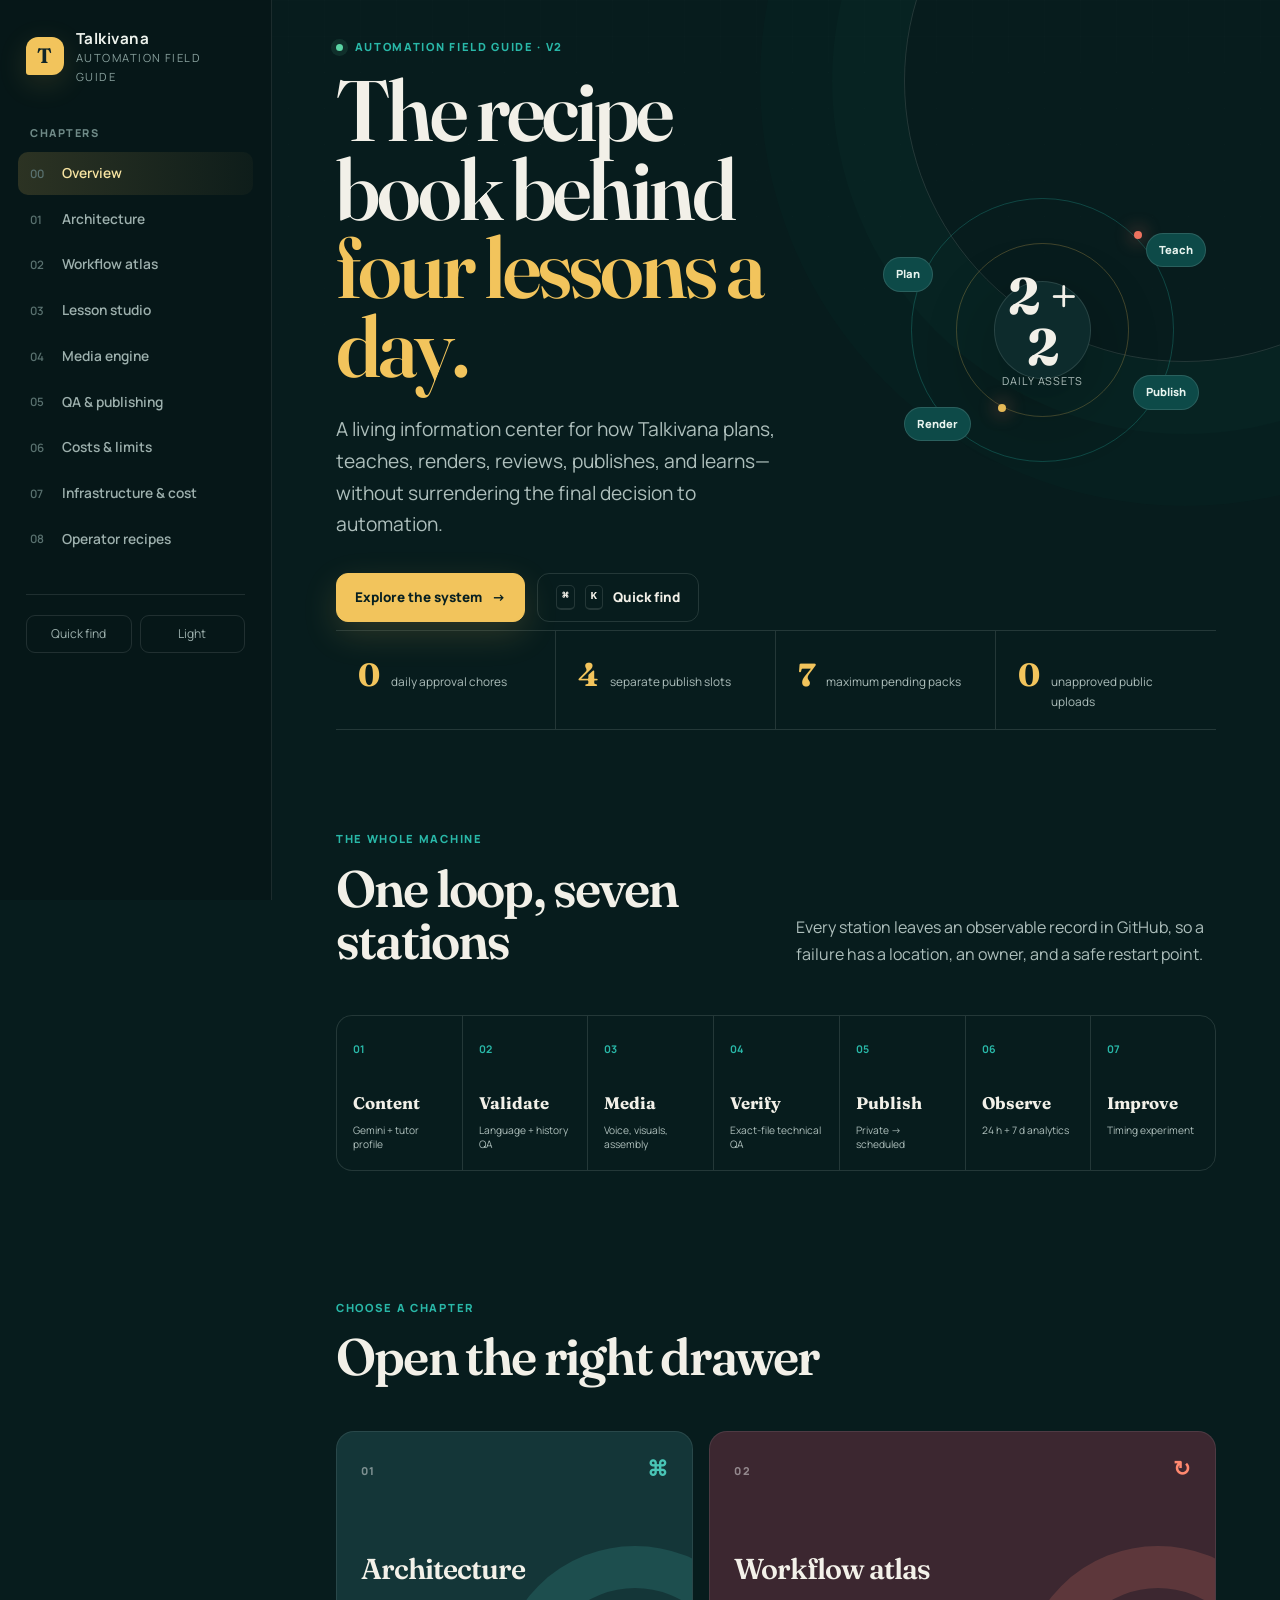
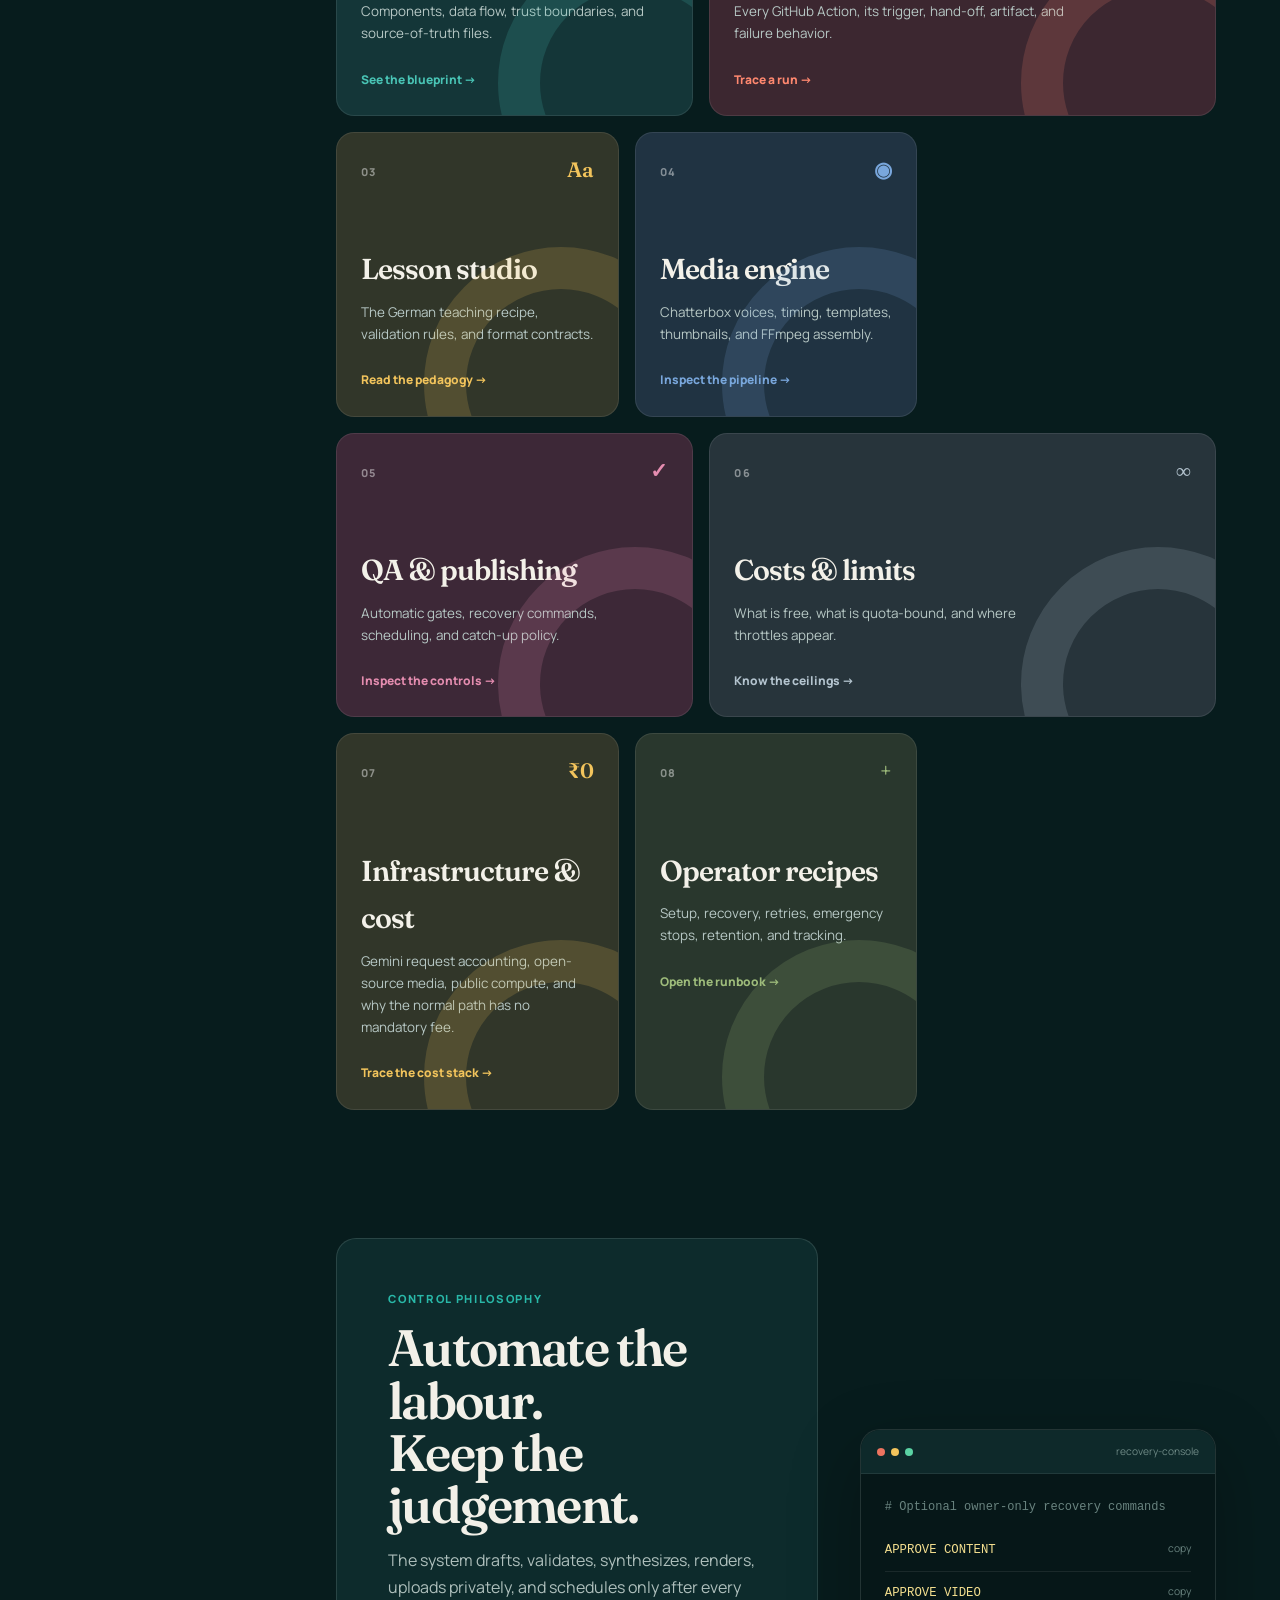
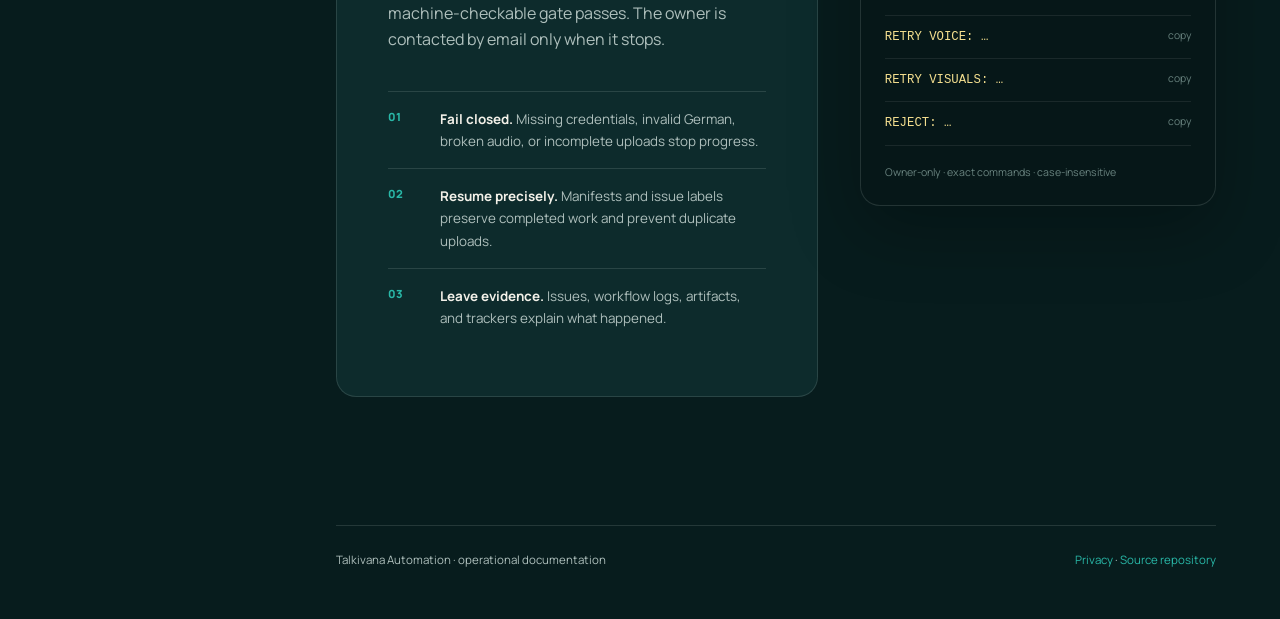
<file: docs/index.html>
<!doctype html>
<html lang="en" data-theme="dark">
<head>
  <meta charset="utf-8">
  <meta name="viewport" content="width=device-width, initial-scale=1">
  <meta name="description" content="The technical handbook and operating center for the Talkivana language-video automation.">
  <meta name="theme-color" content="#071c1d">
  <meta property="og:type" content="website">
  <meta property="og:title" content="Talkivana Automation · Field Guide">
  <meta property="og:description" content="Architecture, workflows, guardrails, limits, and operator recipes for the Talkivana language-video automation.">
  <meta property="og:url" content="https://indusvalley7.github.io/talkivana-automation/">
  <meta property="og:image" content="https://indusvalley7.github.io/talkivana-automation/assets/og-field-guide.png">
  <meta name="twitter:card" content="summary_large_image">
  <title>Talkivana Automation · Field Guide</title>
  <link rel="preconnect" href="https://fonts.googleapis.com">
  <link rel="preconnect" href="https://fonts.gstatic.com" crossorigin>
  <link href="https://fonts.googleapis.com/css2?family=Fraunces:opsz,wght@9..144,500;9..144,650&family=Manrope:wght@400;500;600;700;800&display=swap" rel="stylesheet">
  <link rel="stylesheet" href="assets/styles.css">
  <script src="assets/app.js" defer></script>
</head>
<body data-page="overview">
  <a class="skip-link" href="#main">Skip to content</a>
  <div class="site-shell">
    <aside class="sidebar" aria-label="Documentation navigation"><div data-site-nav></div></aside>
    <main id="main" class="main-canvas">
      <header class="mobile-bar">
        <a class="mini-brand" href="index.html"><span class="brand-mark">T</span> Talkivana</a>
        <button class="icon-button" data-menu-toggle aria-label="Open navigation" aria-expanded="false">Menu</button>
      </header>

      <section class="hero hero-overview reveal">
        <div class="hero-copy">
          <p class="kicker"><span class="status-dot"></span> Automation field guide · v2</p>
          <h1>The recipe book behind <em>four lessons a day.</em></h1>
          <p class="lede">A living information center for how Talkivana plans, teaches, renders, reviews, publishes, and learns—without surrendering the final decision to automation.</p>
          <div class="hero-actions">
            <a class="button button-primary" href="architecture.html">Explore the system <span aria-hidden="true">→</span></a>
            <button class="button button-quiet" data-command-open><kbd>⌘</kbd><kbd>K</kbd> Quick find</button>
          </div>
        </div>
        <div class="hero-orbit" aria-label="System summary">
          <div class="orbit-ring orbit-one"></div><div class="orbit-ring orbit-two"></div>
          <div class="orbit-core"><strong>2 + 2</strong><span>daily assets</span></div>
          <span class="orbit-chip chip-one">Plan</span><span class="orbit-chip chip-two">Teach</span>
          <span class="orbit-chip chip-three">Render</span><span class="orbit-chip chip-four">Publish</span>
        </div>
      </section>

      <section class="metric-ribbon reveal" aria-label="System guarantees">
        <article><strong>0</strong><span>daily approval chores</span></article>
        <article><strong>4</strong><span>separate publish slots</span></article>
        <article><strong>7</strong><span>maximum pending packs</span></article>
        <article><strong>0</strong><span>unapproved public uploads</span></article>
      </section>

      <section class="section-block reveal" data-search-section>
        <div class="section-heading">
          <div><p class="eyebrow">The whole machine</p><h2>One loop, seven stations</h2></div>
          <p>Every station leaves an observable record in GitHub, so a failure has a location, an owner, and a safe restart point.</p>
        </div>
        <div class="system-line" aria-label="Automation sequence">
          <a class="system-node" href="content-studio.html"><span>01</span><strong>Content</strong><small>Gemini + tutor profile</small></a>
          <a class="system-node" href="approvals.html"><span>02</span><strong>Validate</strong><small>Language + history QA</small></a>
          <a class="system-node" href="media-engine.html"><span>03</span><strong>Media</strong><small>Voice, visuals, assembly</small></a>
          <a class="system-node" href="approvals.html"><span>04</span><strong>Verify</strong><small>Exact-file technical QA</small></a>
          <a class="system-node" href="workflows.html"><span>05</span><strong>Publish</strong><small>Private → scheduled</small></a>
          <a class="system-node" href="operations.html"><span>06</span><strong>Observe</strong><small>24 h + 7 d analytics</small></a>
          <a class="system-node" href="operations.html"><span>07</span><strong>Improve</strong><small>Timing experiment</small></a>
        </div>
      </section>

      <section class="section-block reveal" data-search-section>
        <div class="section-heading compact"><div><p class="eyebrow">Choose a chapter</p><h2>Open the right drawer</h2></div></div>
        <div class="chapter-grid">
          <a class="chapter-card tone-teal" href="architecture.html"><span class="chapter-number">01</span><span class="chapter-icon">⌘</span><h3>Architecture</h3><p>Components, data flow, trust boundaries, and source-of-truth files.</p><span class="card-link">See the blueprint →</span></a>
          <a class="chapter-card tone-coral" href="workflows.html"><span class="chapter-number">02</span><span class="chapter-icon">↻</span><h3>Workflow atlas</h3><p>Every GitHub Action, its trigger, hand-off, artifact, and failure behavior.</p><span class="card-link">Trace a run →</span></a>
          <a class="chapter-card tone-gold" href="content-studio.html"><span class="chapter-number">03</span><span class="chapter-icon">Aa</span><h3>Lesson studio</h3><p>The German teaching recipe, validation rules, and format contracts.</p><span class="card-link">Read the pedagogy →</span></a>
          <a class="chapter-card tone-blue" href="media-engine.html"><span class="chapter-number">04</span><span class="chapter-icon">◉</span><h3>Media engine</h3><p>Chatterbox voices, timing, templates, thumbnails, and FFmpeg assembly.</p><span class="card-link">Inspect the pipeline →</span></a>
          <a class="chapter-card tone-berry" href="approvals.html"><span class="chapter-number">05</span><span class="chapter-icon">✓</span><h3>QA & publishing</h3><p>Automatic gates, recovery commands, scheduling, and catch-up policy.</p><span class="card-link">Inspect the controls →</span></a>
          <a class="chapter-card tone-slate" href="limits.html"><span class="chapter-number">06</span><span class="chapter-icon">∞</span><h3>Costs & limits</h3><p>What is free, what is quota-bound, and where throttles appear.</p><span class="card-link">Know the ceilings →</span></a>
          <a class="chapter-card tone-gold" href="infrastructure.html"><span class="chapter-number">07</span><span class="chapter-icon">₹0</span><h3>Infrastructure & cost</h3><p>Gemini request accounting, open-source media, public compute, and why the normal path has no mandatory fee.</p><span class="card-link">Trace the cost stack →</span></a>
          <a class="chapter-card tone-moss" href="operations.html"><span class="chapter-number">08</span><span class="chapter-icon">+</span><h3>Operator recipes</h3><p>Setup, recovery, retries, emergency stops, retention, and tracking.</p><span class="card-link">Open the runbook →</span></a>
        </div>
      </section>

      <section class="section-block two-column reveal" data-search-section>
        <article class="feature-panel">
          <p class="eyebrow">Control philosophy</p><h2>Automate the labour.<br>Keep the judgement.</h2>
          <p>The system drafts, validates, synthesizes, renders, uploads privately, and schedules only after every machine-checkable gate passes. The owner is contacted by email only when it stops.</p>
          <div class="rule-stack">
            <div><span>01</span><p><strong>Fail closed.</strong> Missing credentials, invalid German, broken audio, or incomplete uploads stop progress.</p></div>
            <div><span>02</span><p><strong>Resume precisely.</strong> Manifests and issue labels preserve completed work and prevent duplicate uploads.</p></div>
            <div><span>03</span><p><strong>Leave evidence.</strong> Issues, workflow logs, artifacts, and trackers explain what happened.</p></div>
          </div>
        </article>
        <aside class="command-card">
          <div class="terminal-top"><span></span><span></span><span></span><small>recovery-console</small></div>
          <div class="terminal-body">
            <p class="comment"># Optional owner-only recovery commands</p>
            <button class="copy-line" data-copy="APPROVE CONTENT"><code>APPROVE CONTENT</code><span>copy</span></button>
            <button class="copy-line" data-copy="APPROVE VIDEO"><code>APPROVE VIDEO</code><span>copy</span></button>
            <button class="copy-line" data-copy="RETRY VOICE: describe the correction"><code>RETRY VOICE: …</code><span>copy</span></button>
            <button class="copy-line" data-copy="RETRY VISUALS: describe the correction"><code>RETRY VISUALS: …</code><span>copy</span></button>
            <button class="copy-line" data-copy="REJECT: explain the reason"><code>REJECT: …</code><span>copy</span></button>
            <p class="terminal-note">Owner-only · exact commands · case-insensitive</p>
          </div>
        </aside>
      </section>

      <footer data-site-footer></footer>
    </main>
  </div>
  <div class="command-dialog" data-command-dialog hidden>
    <div class="command-backdrop" data-command-close></div>
    <div class="command-panel" role="dialog" aria-modal="true" aria-label="Quick navigation">
      <div class="command-input-row"><span>⌕</span><input data-command-input type="search" placeholder="Find architecture, Chatterbox, retry…" autocomplete="off"><kbd>esc</kbd></div>
      <div class="command-results" data-command-results></div>
    </div>
  </div>
</body>
</html>
</file>
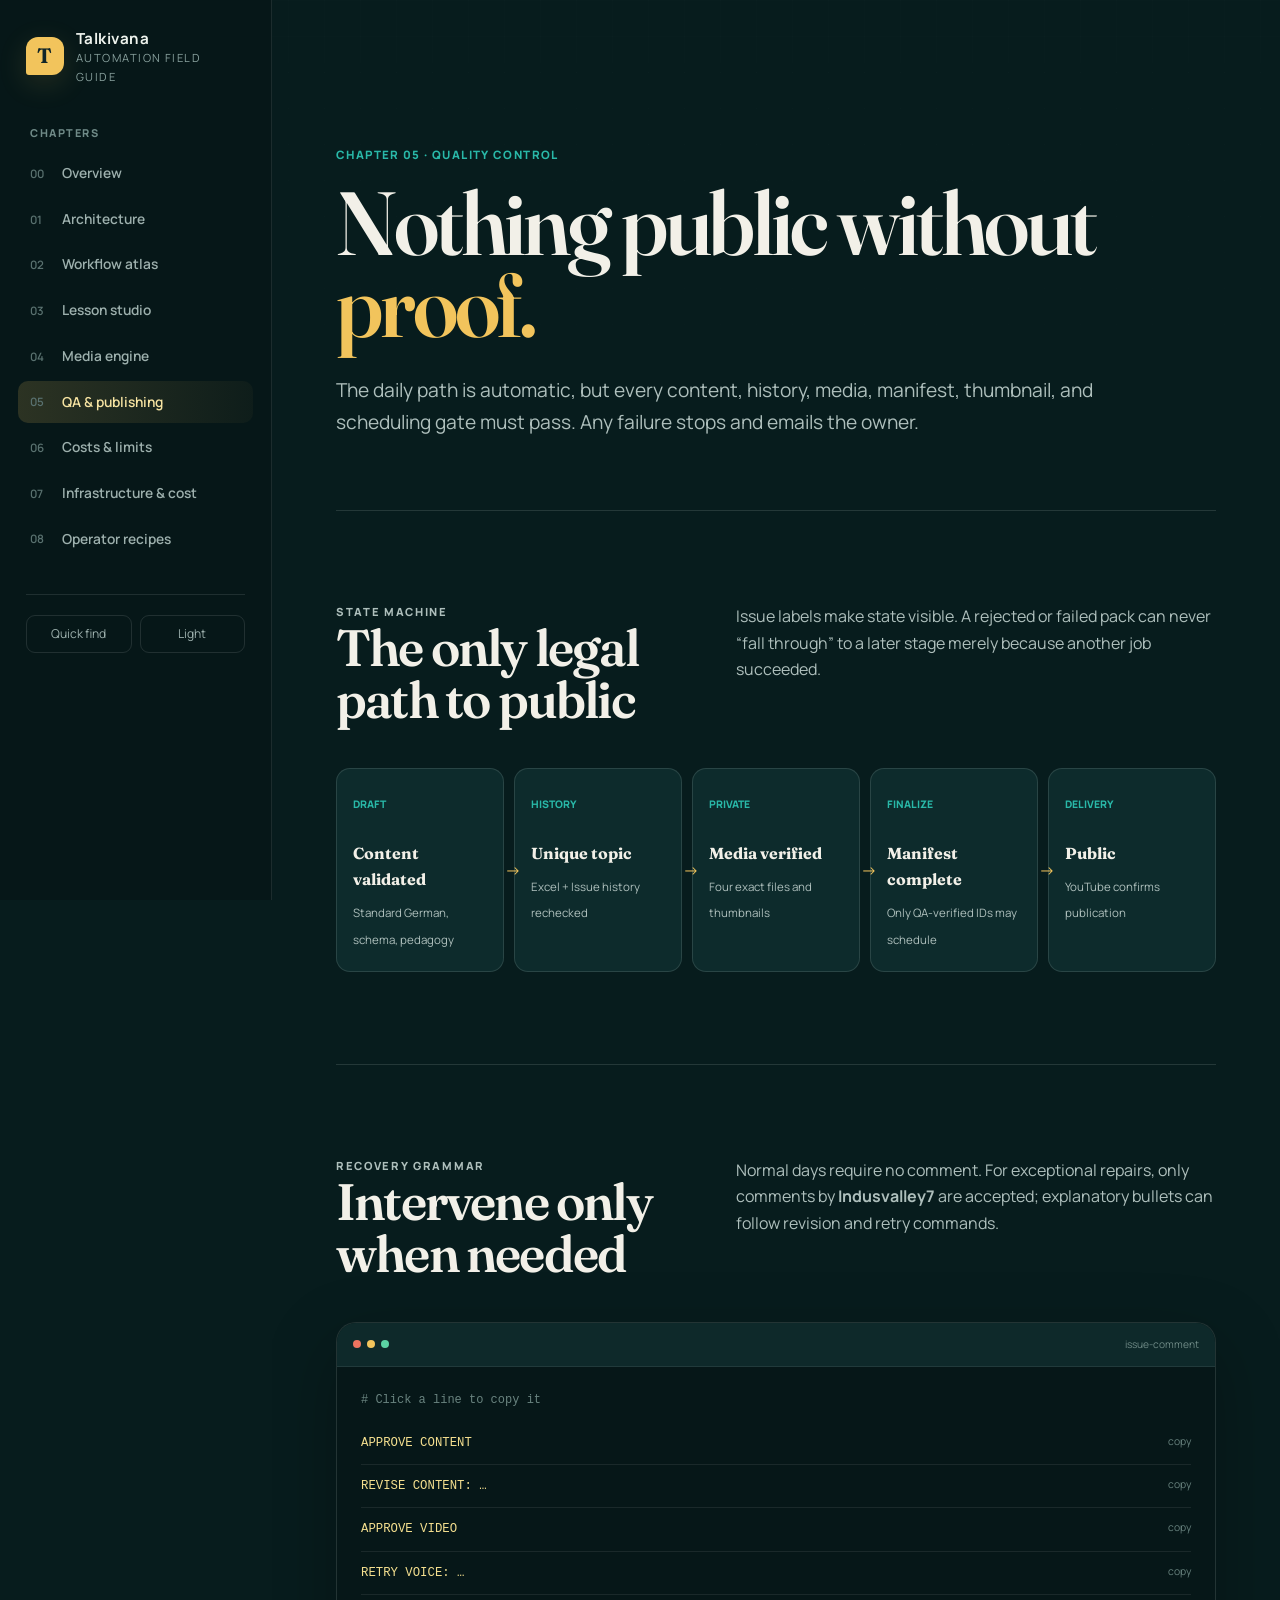
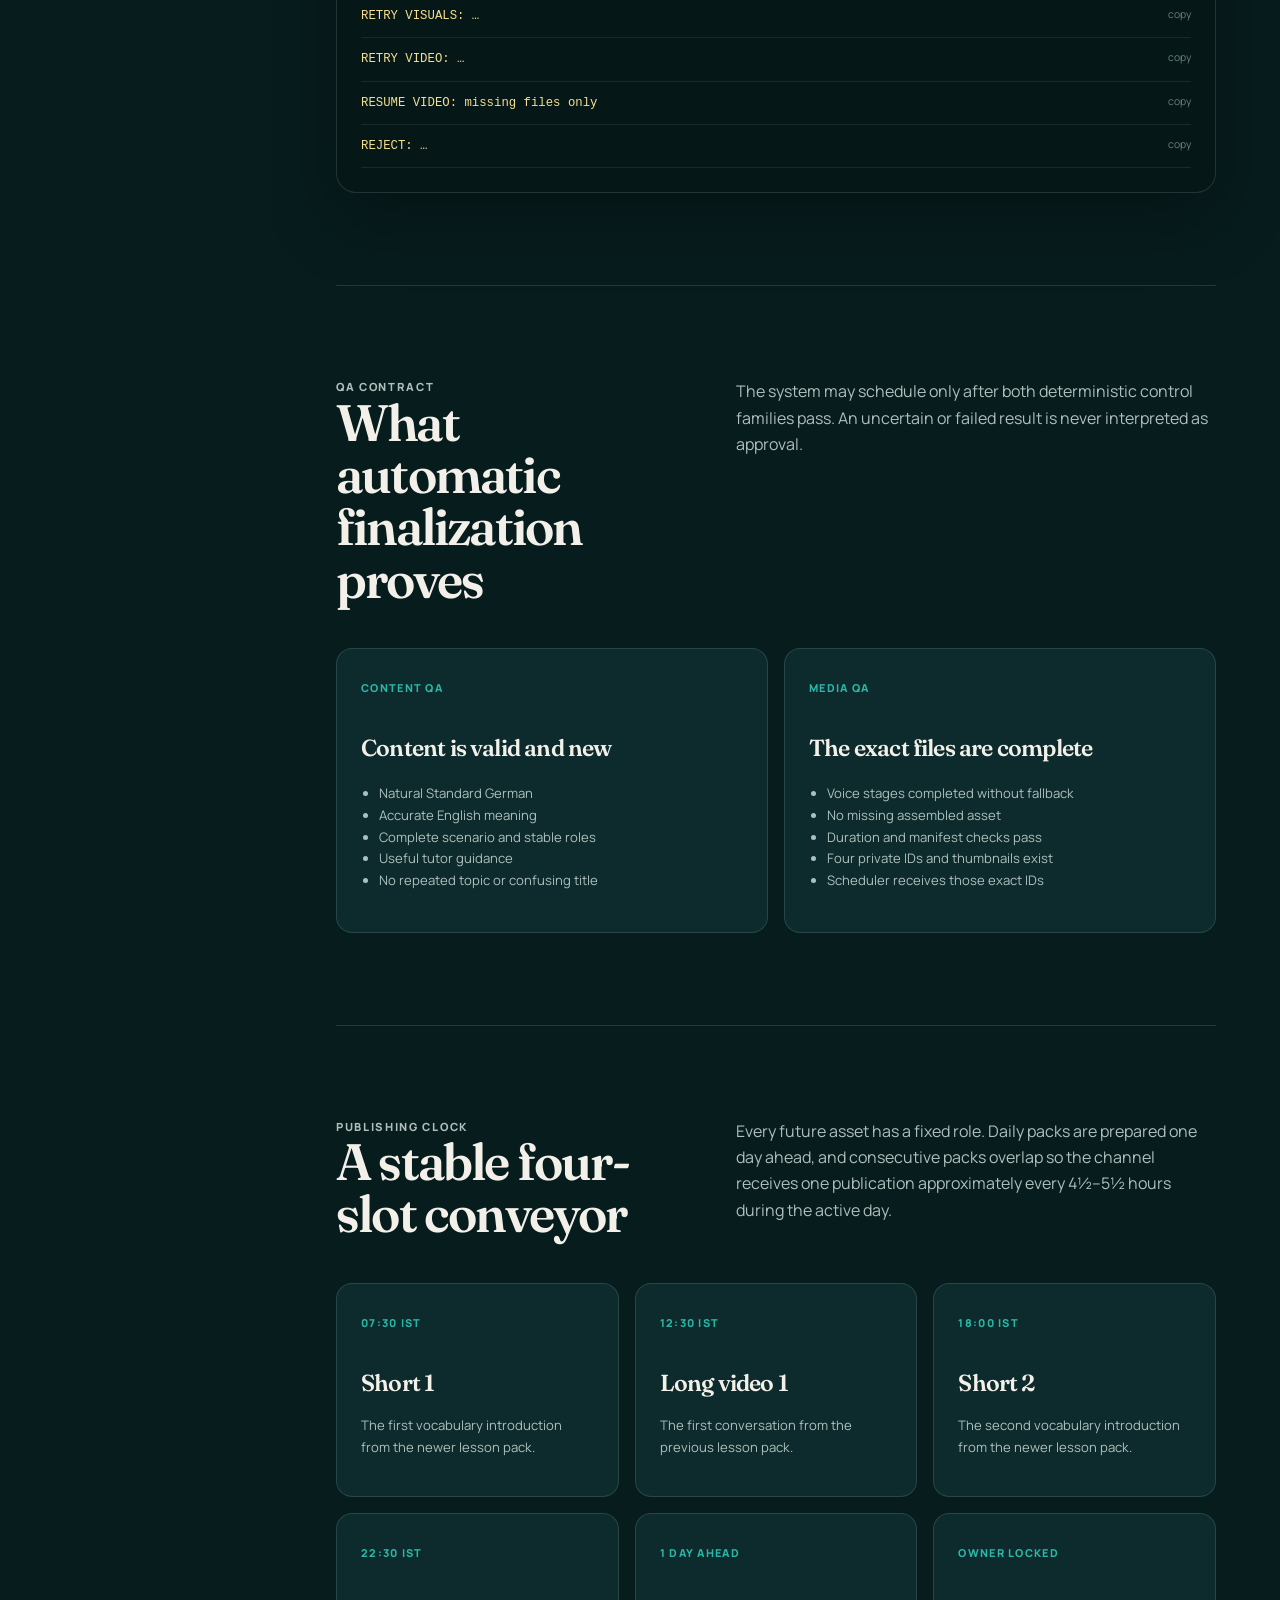
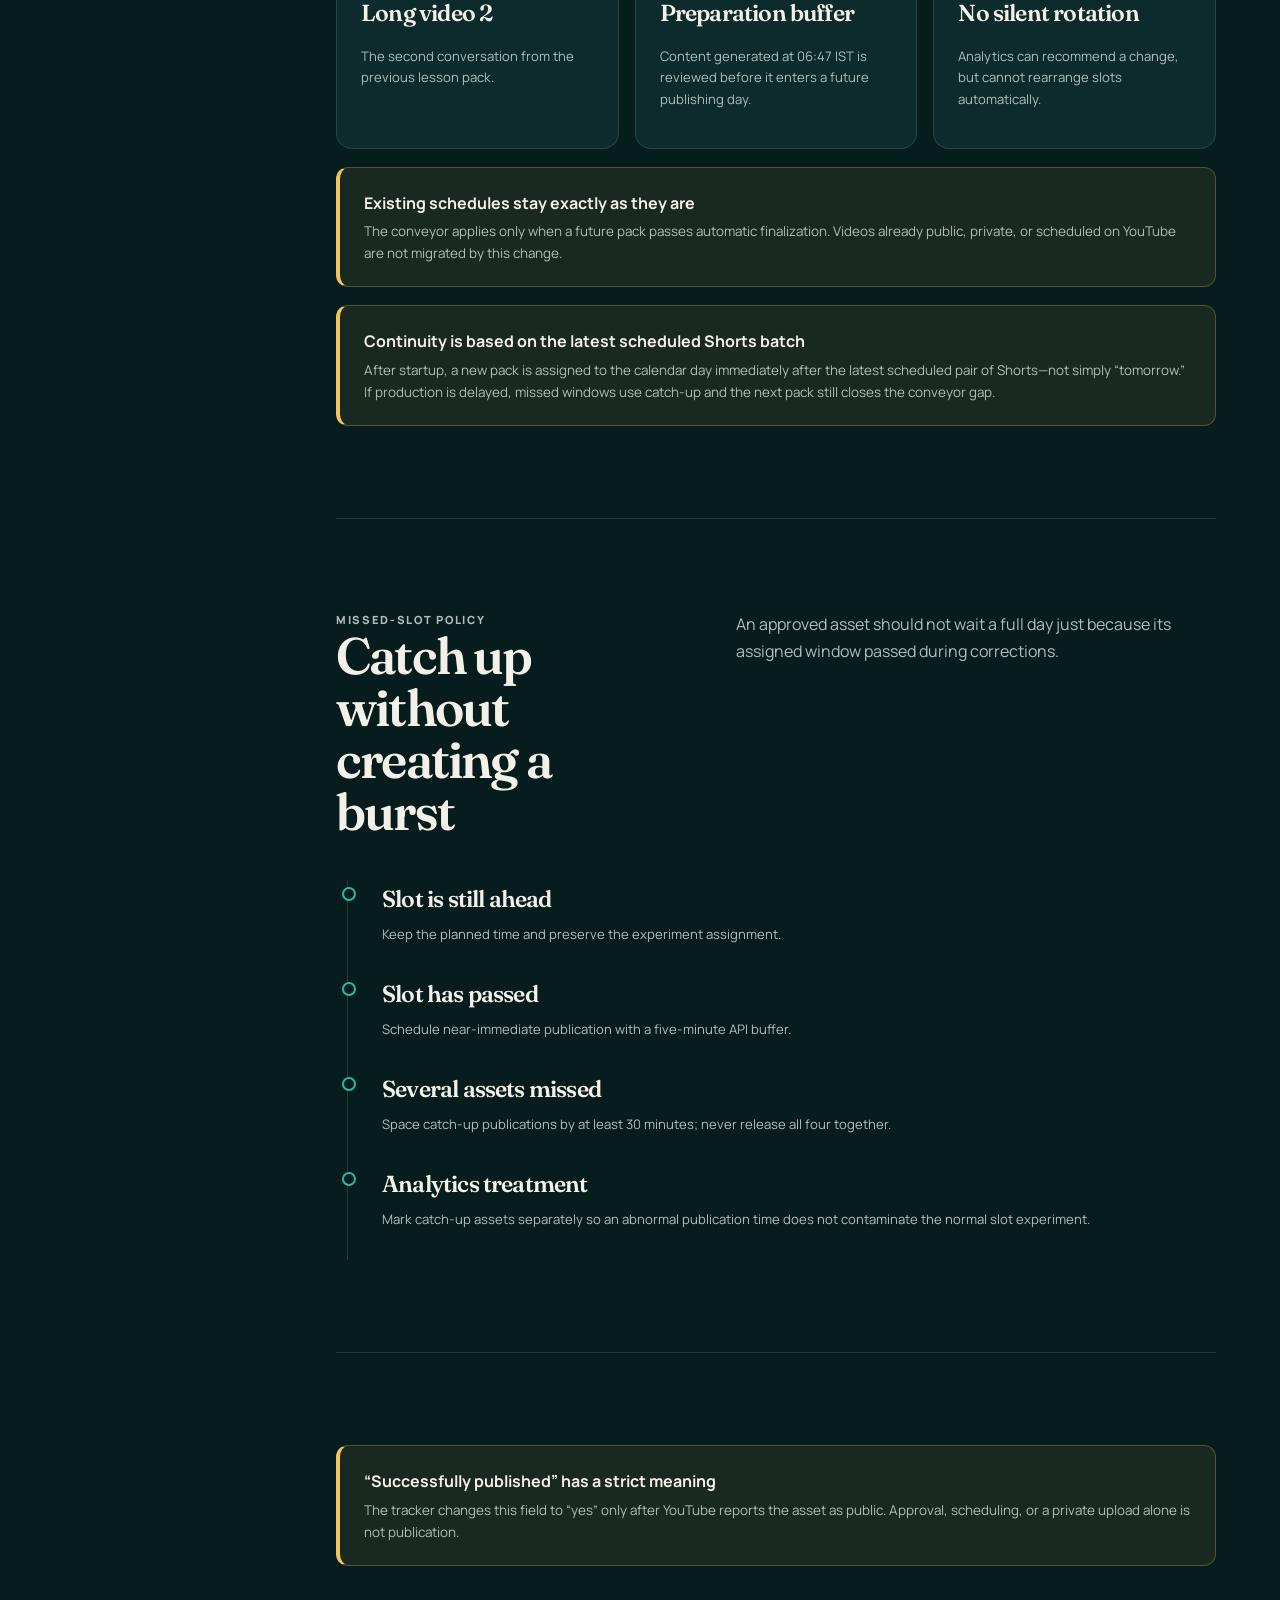
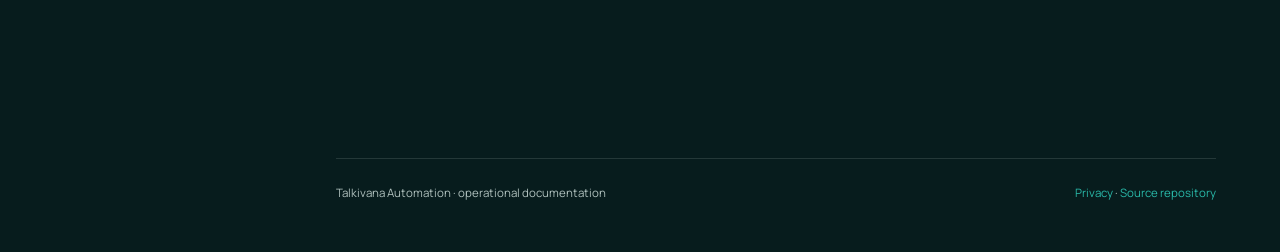
<file: docs/approvals.html>
<!doctype html><html lang="en" data-theme="dark"><head><meta charset="utf-8"><meta name="viewport" content="width=device-width,initial-scale=1"><meta name="description" content="Approval commands, state machine, and publishing schedule for Talkivana."><meta name="theme-color" content="#071c1d"><title>Approval & Publishing · Talkivana Field Guide</title><link rel="preconnect" href="https://fonts.googleapis.com"><link rel="preconnect" href="https://fonts.gstatic.com" crossorigin><link href="https://fonts.googleapis.com/css2?family=Fraunces:opsz,wght@9..144,500;9..144,650&family=Manrope:wght@400;500;600;700;800&display=swap" rel="stylesheet"><link rel="stylesheet" href="assets/styles.css"><script src="assets/app.js" defer></script></head>
<body data-page="approvals"><a class="skip-link" href="#main">Skip to content</a><div class="site-shell"><aside class="sidebar"><div data-site-nav></div></aside><main id="main" class="main-canvas"><header class="mobile-bar"><a class="mini-brand" href="index.html"><span class="brand-mark">T</span> Talkivana</a><button class="icon-button" data-menu-toggle aria-expanded="false">Menu</button></header>
<section class="page-hero reveal"><span class="chapter-tag">Chapter 05 · Quality control</span><h1>Nothing public without <em>proof.</em></h1><p class="lede">The daily path is automatic, but every content, history, media, manifest, thumbnail, and scheduling gate must pass. Any failure stops and emails the owner.</p></section>
<div class="content-wrap">
  <section class="content-section reveal"><div class="content-intro"><div><p class="eyebrow">State machine</p><h2>The only legal path to public</h2></div><p>Issue labels make state visible. A rejected or failed pack can never “fall through” to a later stage merely because another job succeeded.</p></div>
    <div class="flow-map"><div class="flow-step"><small>DRAFT</small><strong>Content validated</strong><span>Standard German, schema, pedagogy</span></div><div class="flow-step"><small>HISTORY</small><strong>Unique topic</strong><span>Excel + Issue history rechecked</span></div><div class="flow-step"><small>PRIVATE</small><strong>Media verified</strong><span>Four exact files and thumbnails</span></div><div class="flow-step"><small>FINALIZE</small><strong>Manifest complete</strong><span>Only QA-verified IDs may schedule</span></div><div class="flow-step"><small>DELIVERY</small><strong>Public</strong><span>YouTube confirms publication</span></div></div>
  </section>
  <section class="content-section reveal"><div class="content-intro"><div><p class="eyebrow">Recovery grammar</p><h2>Intervene only when needed</h2></div><p>Normal days require no comment. For exceptional repairs, only comments by <strong>Indusvalley7</strong> are accepted; explanatory bullets can follow revision and retry commands.</p></div>
    <div class="command-card"><div class="terminal-top"><span></span><span></span><span></span><small>issue-comment</small></div><div class="terminal-body"><p class="comment"># Click a line to copy it</p>
      <button class="copy-line" data-copy="APPROVE CONTENT"><code>APPROVE CONTENT</code><span>copy</span></button>
      <button class="copy-line" data-copy="REVISE CONTENT: describe the required changes"><code>REVISE CONTENT: …</code><span>copy</span></button>
      <button class="copy-line" data-copy="APPROVE VIDEO"><code>APPROVE VIDEO</code><span>copy</span></button>
      <button class="copy-line" data-copy="RETRY VOICE: describe the correction"><code>RETRY VOICE: …</code><span>copy</span></button>
      <button class="copy-line" data-copy="RETRY VISUALS: describe the correction"><code>RETRY VISUALS: …</code><span>copy</span></button>
      <button class="copy-line" data-copy="RETRY VIDEO: describe the correction"><code>RETRY VIDEO: …</code><span>copy</span></button>
      <button class="copy-line" data-copy="RESUME VIDEO: rebuild only missing private files"><code>RESUME VIDEO: missing files only</code><span>copy</span></button>
      <button class="copy-line" data-copy="REJECT: explain the reason"><code>REJECT: …</code><span>copy</span></button>
    </div></div>
  </section>
  <section class="content-section reveal"><div class="content-intro"><div><p class="eyebrow">QA contract</p><h2>What automatic finalization proves</h2></div><p>The system may schedule only after both deterministic control families pass. An uncertain or failed result is never interpreted as approval.</p></div>
    <div class="split-panel"><article class="info-card"><span class="number">CONTENT QA</span><h3>Content is valid and new</h3><ul><li>Natural Standard German</li><li>Accurate English meaning</li><li>Complete scenario and stable roles</li><li>Useful tutor guidance</li><li>No repeated topic or confusing title</li></ul></article><article class="info-card"><span class="number">MEDIA QA</span><h3>The exact files are complete</h3><ul><li>Voice stages completed without fallback</li><li>No missing assembled asset</li><li>Duration and manifest checks pass</li><li>Four private IDs and thumbnails exist</li><li>Scheduler receives those exact IDs</li></ul></article></div>
  </section>
  <section class="content-section reveal"><div class="content-intro"><div><p class="eyebrow">Publishing clock</p><h2>A stable four-slot conveyor</h2></div><p>Every future asset has a fixed role. Daily packs are prepared one day ahead, and consecutive packs overlap so the channel receives one publication approximately every 4½–5½ hours during the active day.</p></div>
    <div class="card-grid"><article class="info-card"><span class="number">07:30 IST</span><h3>Short 1</h3><p>The first vocabulary introduction from the newer lesson pack.</p></article><article class="info-card"><span class="number">12:30 IST</span><h3>Long video 1</h3><p>The first conversation from the previous lesson pack.</p></article><article class="info-card"><span class="number">18:00 IST</span><h3>Short 2</h3><p>The second vocabulary introduction from the newer lesson pack.</p></article><article class="info-card"><span class="number">22:30 IST</span><h3>Long video 2</h3><p>The second conversation from the previous lesson pack.</p></article><article class="info-card"><span class="number">1 DAY AHEAD</span><h3>Preparation buffer</h3><p>Content generated at 06:47 IST is reviewed before it enters a future publishing day.</p></article><article class="info-card"><span class="number">OWNER LOCKED</span><h3>No silent rotation</h3><p>Analytics can recommend a change, but cannot rearrange slots automatically.</p></article></div>
    <div class="callout" style="margin-top:18px"><strong>Existing schedules stay exactly as they are</strong><p>The conveyor applies only when a future pack passes automatic finalization. Videos already public, private, or scheduled on YouTube are not migrated by this change.</p></div>
    <div class="callout" style="margin-top:18px"><strong>Continuity is based on the latest scheduled Shorts batch</strong><p>After startup, a new pack is assigned to the calendar day immediately after the latest scheduled pair of Shorts—not simply “tomorrow.” If production is delayed, missed windows use catch-up and the next pack still closes the conveyor gap.</p></div>
  </section>
  <section class="content-section reveal"><div class="content-intro"><div><p class="eyebrow">Missed-slot policy</p><h2>Catch up without creating a burst</h2></div><p>An approved asset should not wait a full day just because its assigned window passed during corrections.</p></div>
    <div class="timeline"><article class="timeline-item"><h3>Slot is still ahead</h3><p>Keep the planned time and preserve the experiment assignment.</p></article><article class="timeline-item"><h3>Slot has passed</h3><p>Schedule near-immediate publication with a five-minute API buffer.</p></article><article class="timeline-item"><h3>Several assets missed</h3><p>Space catch-up publications by at least 30 minutes; never release all four together.</p></article><article class="timeline-item"><h3>Analytics treatment</h3><p>Mark catch-up assets separately so an abnormal publication time does not contaminate the normal slot experiment.</p></article></div>
  </section>
  <section class="content-section reveal"><div class="callout"><strong>“Successfully published” has a strict meaning</strong><p>The tracker changes this field to “yes” only after YouTube reports the asset as public. Approval, scheduling, or a private upload alone is not publication.</p></div></section>
</div><footer data-site-footer></footer></main></div></body></html>
</file>
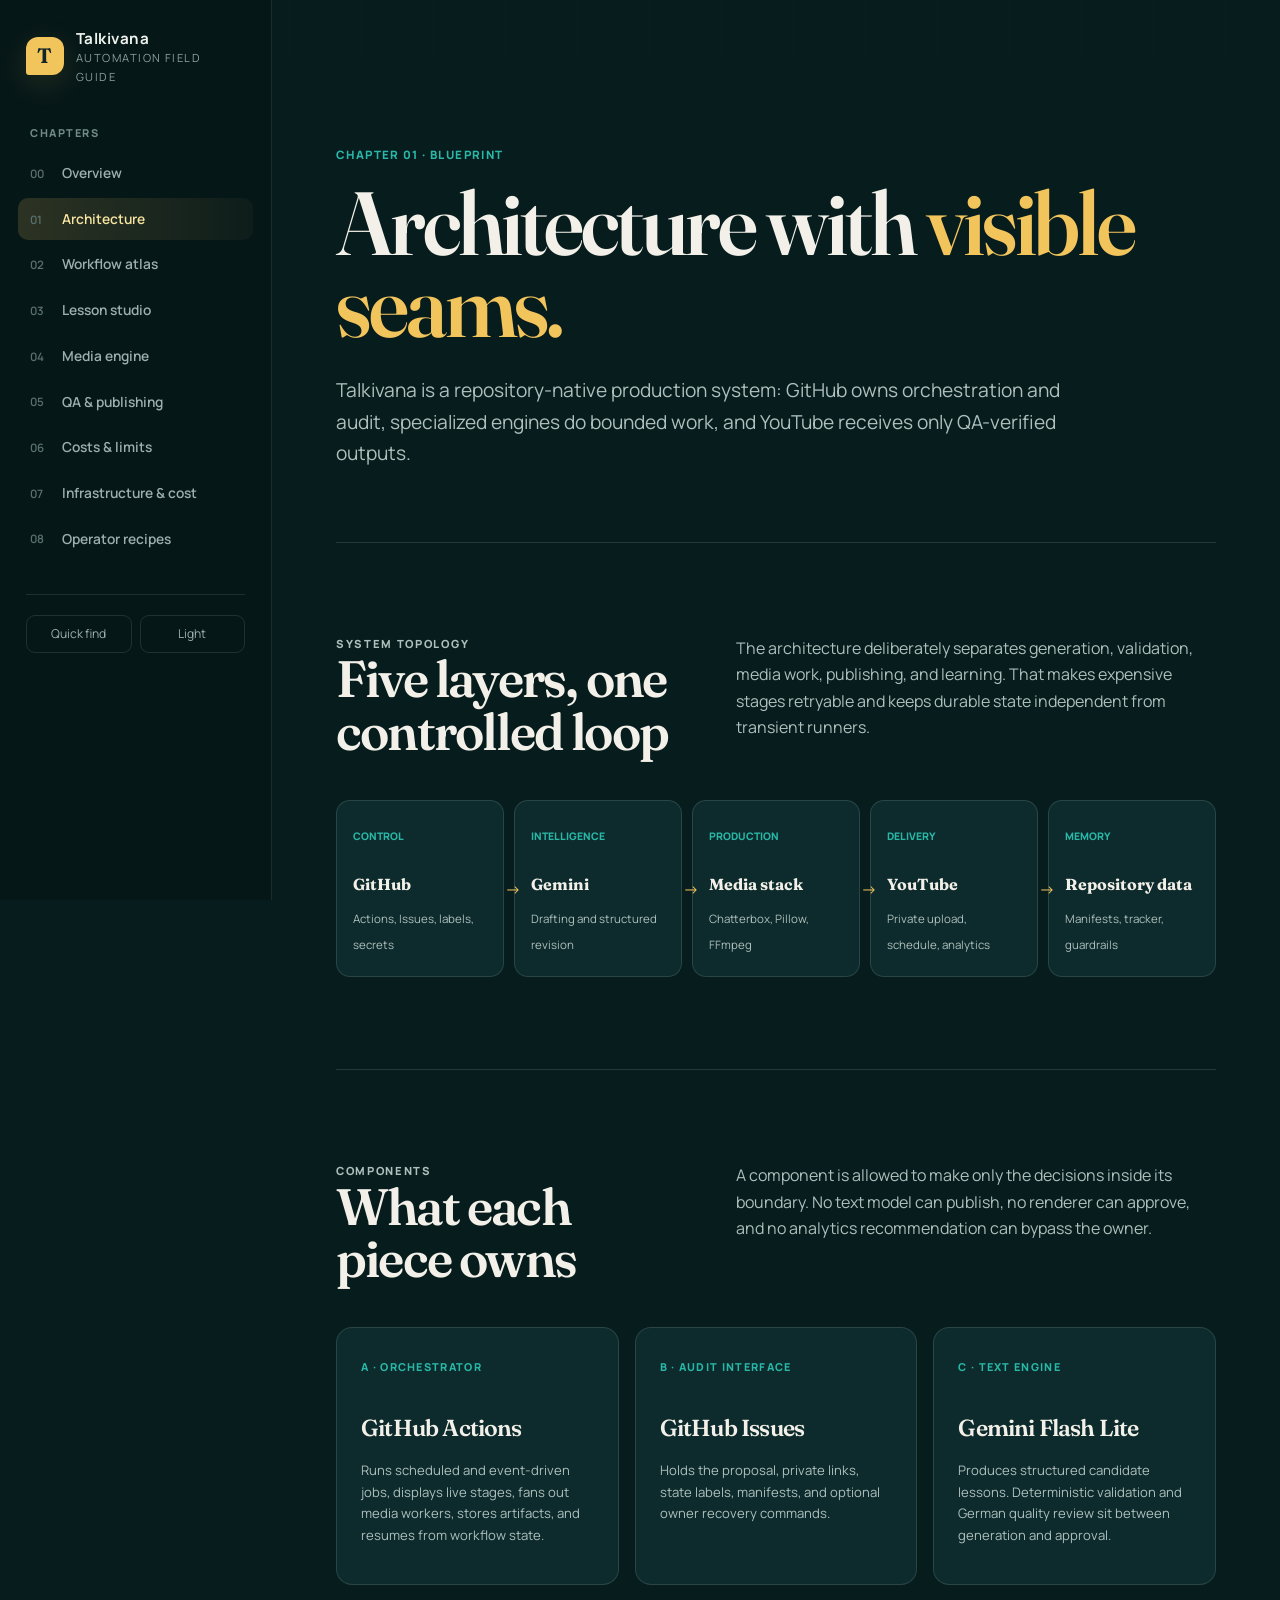
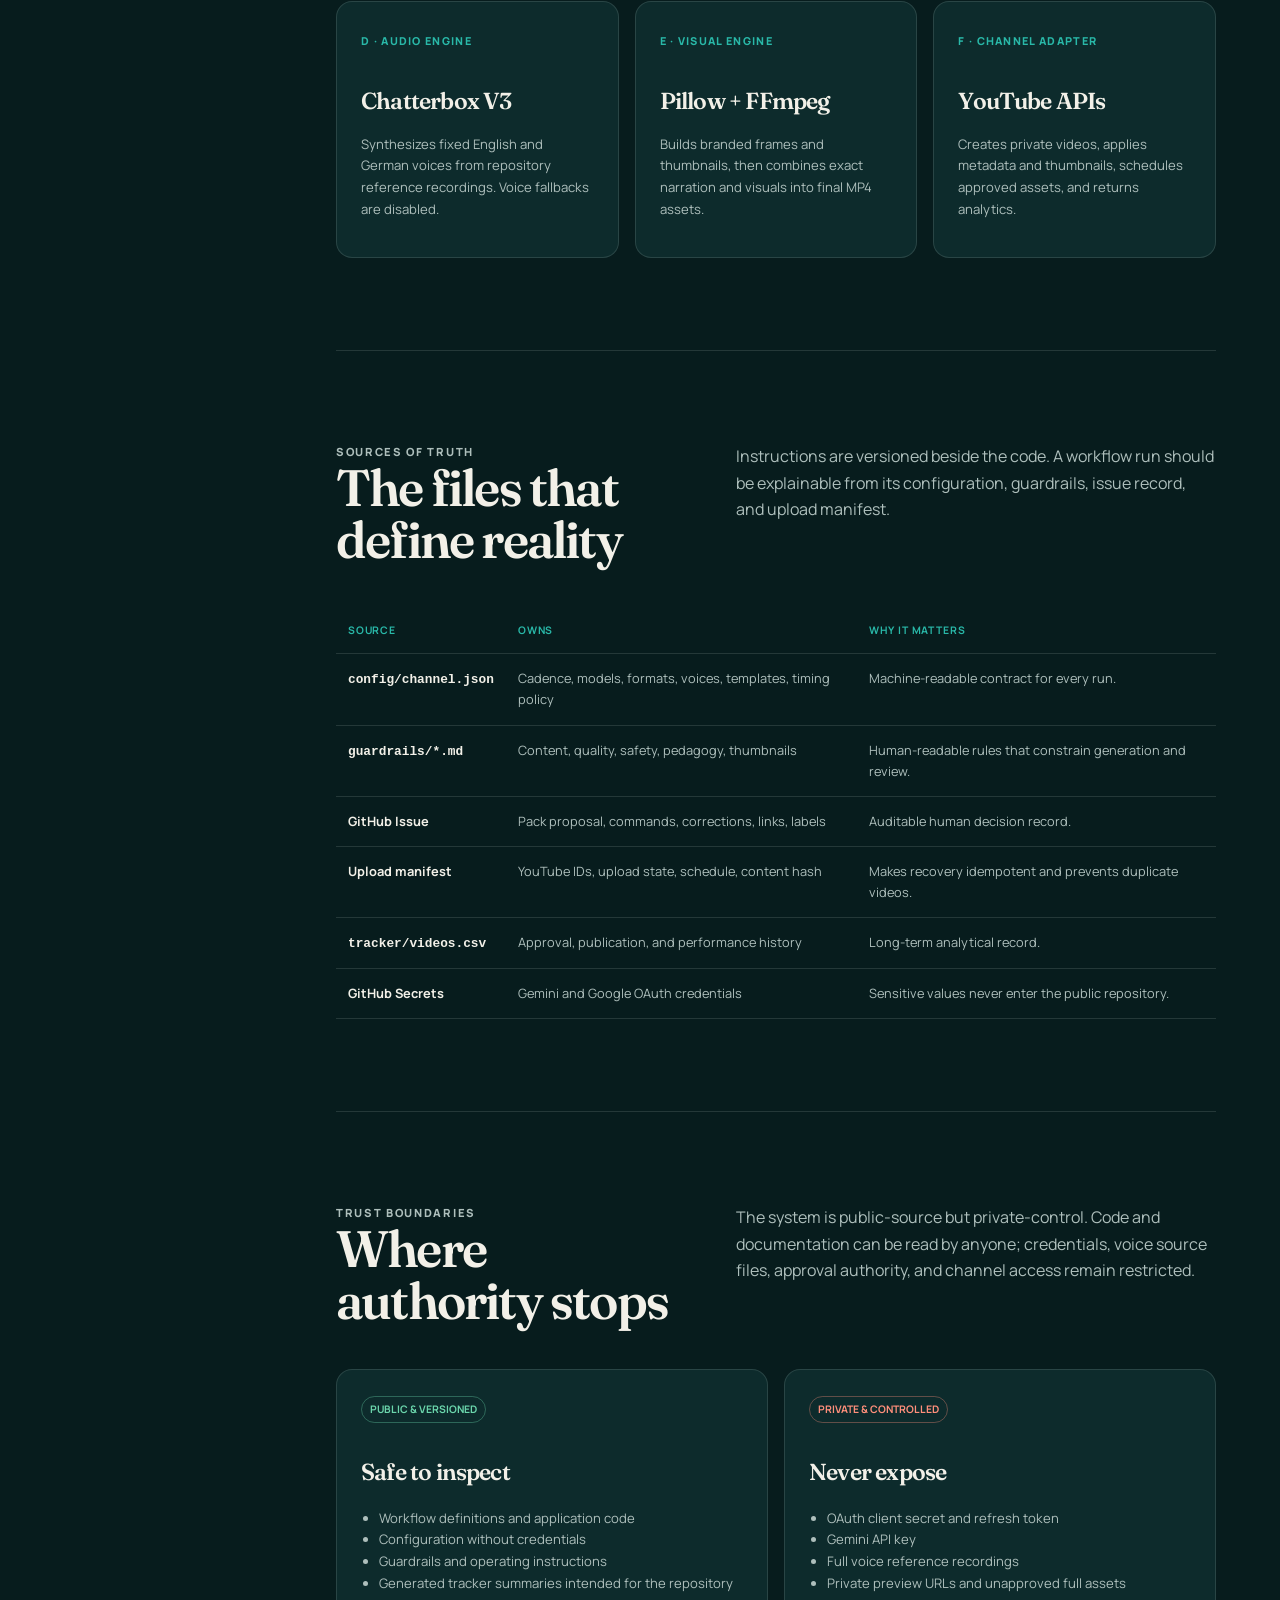
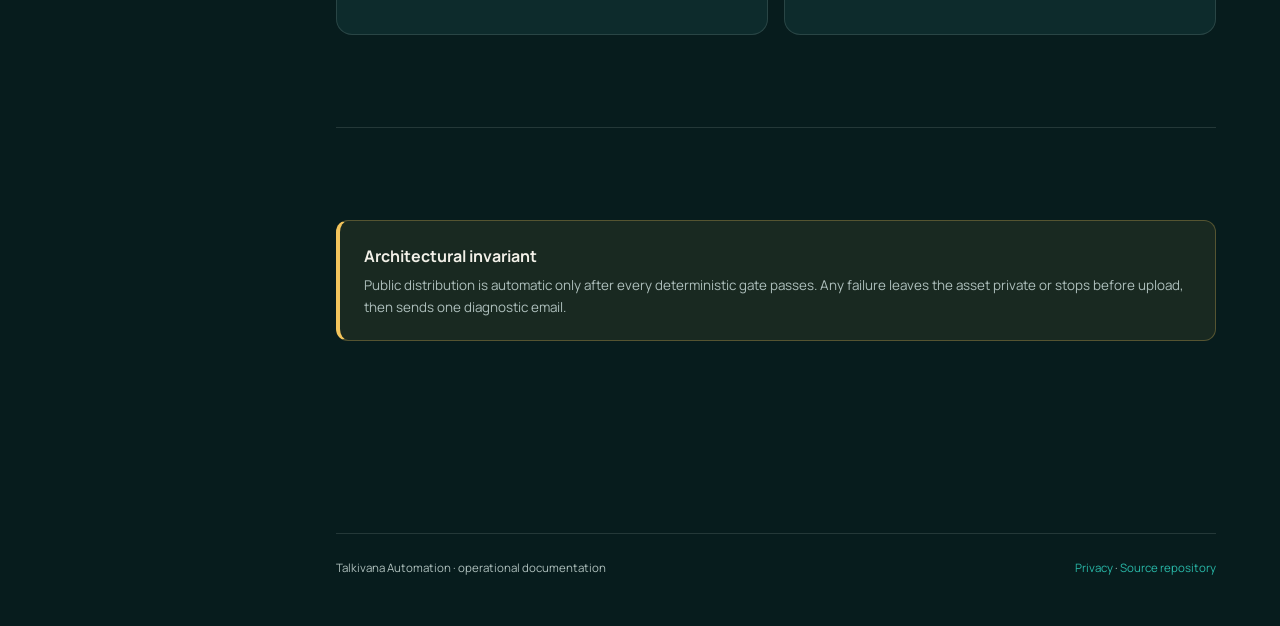
<file: docs/architecture.html>
<!doctype html><html lang="en" data-theme="dark"><head><meta charset="utf-8"><meta name="viewport" content="width=device-width,initial-scale=1"><meta name="description" content="Architecture and system design of Talkivana Automation."><meta name="theme-color" content="#071c1d"><title>Architecture · Talkivana Field Guide</title><link rel="preconnect" href="https://fonts.googleapis.com"><link rel="preconnect" href="https://fonts.gstatic.com" crossorigin><link href="https://fonts.googleapis.com/css2?family=Fraunces:opsz,wght@9..144,500;9..144,650&family=Manrope:wght@400;500;600;700;800&display=swap" rel="stylesheet"><link rel="stylesheet" href="assets/styles.css"><script src="assets/app.js" defer></script></head>
<body data-page="architecture"><a class="skip-link" href="#main">Skip to content</a><div class="site-shell"><aside class="sidebar"><div data-site-nav></div></aside><main id="main" class="main-canvas"><header class="mobile-bar"><a class="mini-brand" href="index.html"><span class="brand-mark">T</span> Talkivana</a><button class="icon-button" data-menu-toggle aria-expanded="false">Menu</button></header>
<section class="page-hero reveal"><span class="chapter-tag">Chapter 01 · Blueprint</span><h1>Architecture with <em>visible seams.</em></h1><p class="lede">Talkivana is a repository-native production system: GitHub owns orchestration and audit, specialized engines do bounded work, and YouTube receives only QA-verified outputs.</p></section>
<div class="content-wrap">
  <section class="content-section reveal"><div class="content-intro"><div><p class="eyebrow">System topology</p><h2>Five layers, one controlled loop</h2></div><p>The architecture deliberately separates generation, validation, media work, publishing, and learning. That makes expensive stages retryable and keeps durable state independent from transient runners.</p></div>
    <div class="flow-map"><div class="flow-step"><small>CONTROL</small><strong>GitHub</strong><span>Actions, Issues, labels, secrets</span></div><div class="flow-step"><small>INTELLIGENCE</small><strong>Gemini</strong><span>Drafting and structured revision</span></div><div class="flow-step"><small>PRODUCTION</small><strong>Media stack</strong><span>Chatterbox, Pillow, FFmpeg</span></div><div class="flow-step"><small>DELIVERY</small><strong>YouTube</strong><span>Private upload, schedule, analytics</span></div><div class="flow-step"><small>MEMORY</small><strong>Repository data</strong><span>Manifests, tracker, guardrails</span></div></div>
  </section>
  <section class="content-section reveal"><div class="content-intro"><div><p class="eyebrow">Components</p><h2>What each piece owns</h2></div><p>A component is allowed to make only the decisions inside its boundary. No text model can publish, no renderer can approve, and no analytics recommendation can bypass the owner.</p></div>
    <div class="card-grid">
      <article class="info-card"><span class="number">A · ORCHESTRATOR</span><h3>GitHub Actions</h3><p>Runs scheduled and event-driven jobs, displays live stages, fans out media workers, stores artifacts, and resumes from workflow state.</p></article>
      <article class="info-card"><span class="number">B · AUDIT INTERFACE</span><h3>GitHub Issues</h3><p>Holds the proposal, private links, state labels, manifests, and optional owner recovery commands.</p></article>
      <article class="info-card"><span class="number">C · TEXT ENGINE</span><h3>Gemini Flash Lite</h3><p>Produces structured candidate lessons. Deterministic validation and German quality review sit between generation and approval.</p></article>
      <article class="info-card"><span class="number">D · AUDIO ENGINE</span><h3>Chatterbox V3</h3><p>Synthesizes fixed English and German voices from repository reference recordings. Voice fallbacks are disabled.</p></article>
      <article class="info-card"><span class="number">E · VISUAL ENGINE</span><h3>Pillow + FFmpeg</h3><p>Builds branded frames and thumbnails, then combines exact narration and visuals into final MP4 assets.</p></article>
      <article class="info-card"><span class="number">F · CHANNEL ADAPTER</span><h3>YouTube APIs</h3><p>Creates private videos, applies metadata and thumbnails, schedules approved assets, and returns analytics.</p></article>
    </div>
  </section>
  <section class="content-section reveal"><div class="content-intro"><div><p class="eyebrow">Sources of truth</p><h2>The files that define reality</h2></div><p>Instructions are versioned beside the code. A workflow run should be explainable from its configuration, guardrails, issue record, and upload manifest.</p></div>
    <table class="data-table"><thead><tr><th>Source</th><th>Owns</th><th>Why it matters</th></tr></thead><tbody>
      <tr><td><code>config/channel.json</code></td><td>Cadence, models, formats, voices, templates, timing policy</td><td>Machine-readable contract for every run.</td></tr>
      <tr><td><code>guardrails/*.md</code></td><td>Content, quality, safety, pedagogy, thumbnails</td><td>Human-readable rules that constrain generation and review.</td></tr>
      <tr><td>GitHub Issue</td><td>Pack proposal, commands, corrections, links, labels</td><td>Auditable human decision record.</td></tr>
      <tr><td>Upload manifest</td><td>YouTube IDs, upload state, schedule, content hash</td><td>Makes recovery idempotent and prevents duplicate videos.</td></tr>
      <tr><td><code>tracker/videos.csv</code></td><td>Approval, publication, and performance history</td><td>Long-term analytical record.</td></tr>
      <tr><td>GitHub Secrets</td><td>Gemini and Google OAuth credentials</td><td>Sensitive values never enter the public repository.</td></tr>
    </tbody></table>
  </section>
  <section class="content-section reveal"><div class="content-intro"><div><p class="eyebrow">Trust boundaries</p><h2>Where authority stops</h2></div><p>The system is public-source but private-control. Code and documentation can be read by anyone; credentials, voice source files, approval authority, and channel access remain restricted.</p></div>
    <div class="split-panel"><article class="info-card"><span class="pill good">PUBLIC & VERSIONED</span><h3>Safe to inspect</h3><ul><li>Workflow definitions and application code</li><li>Configuration without credentials</li><li>Guardrails and operating instructions</li><li>Generated tracker summaries intended for the repository</li></ul></article><article class="info-card"><span class="pill stop">PRIVATE & CONTROLLED</span><h3>Never expose</h3><ul><li>OAuth client secret and refresh token</li><li>Gemini API key</li><li>Full voice reference recordings</li><li>Private preview URLs and unapproved full assets</li></ul></article></div>
  </section>
  <section class="content-section reveal"><div class="callout"><strong>Architectural invariant</strong><p>Public distribution is automatic only after every deterministic gate passes. Any failure leaves the asset private or stops before upload, then sends one diagnostic email.</p></div></section>
</div><footer data-site-footer></footer></main></div></body></html>
</file>
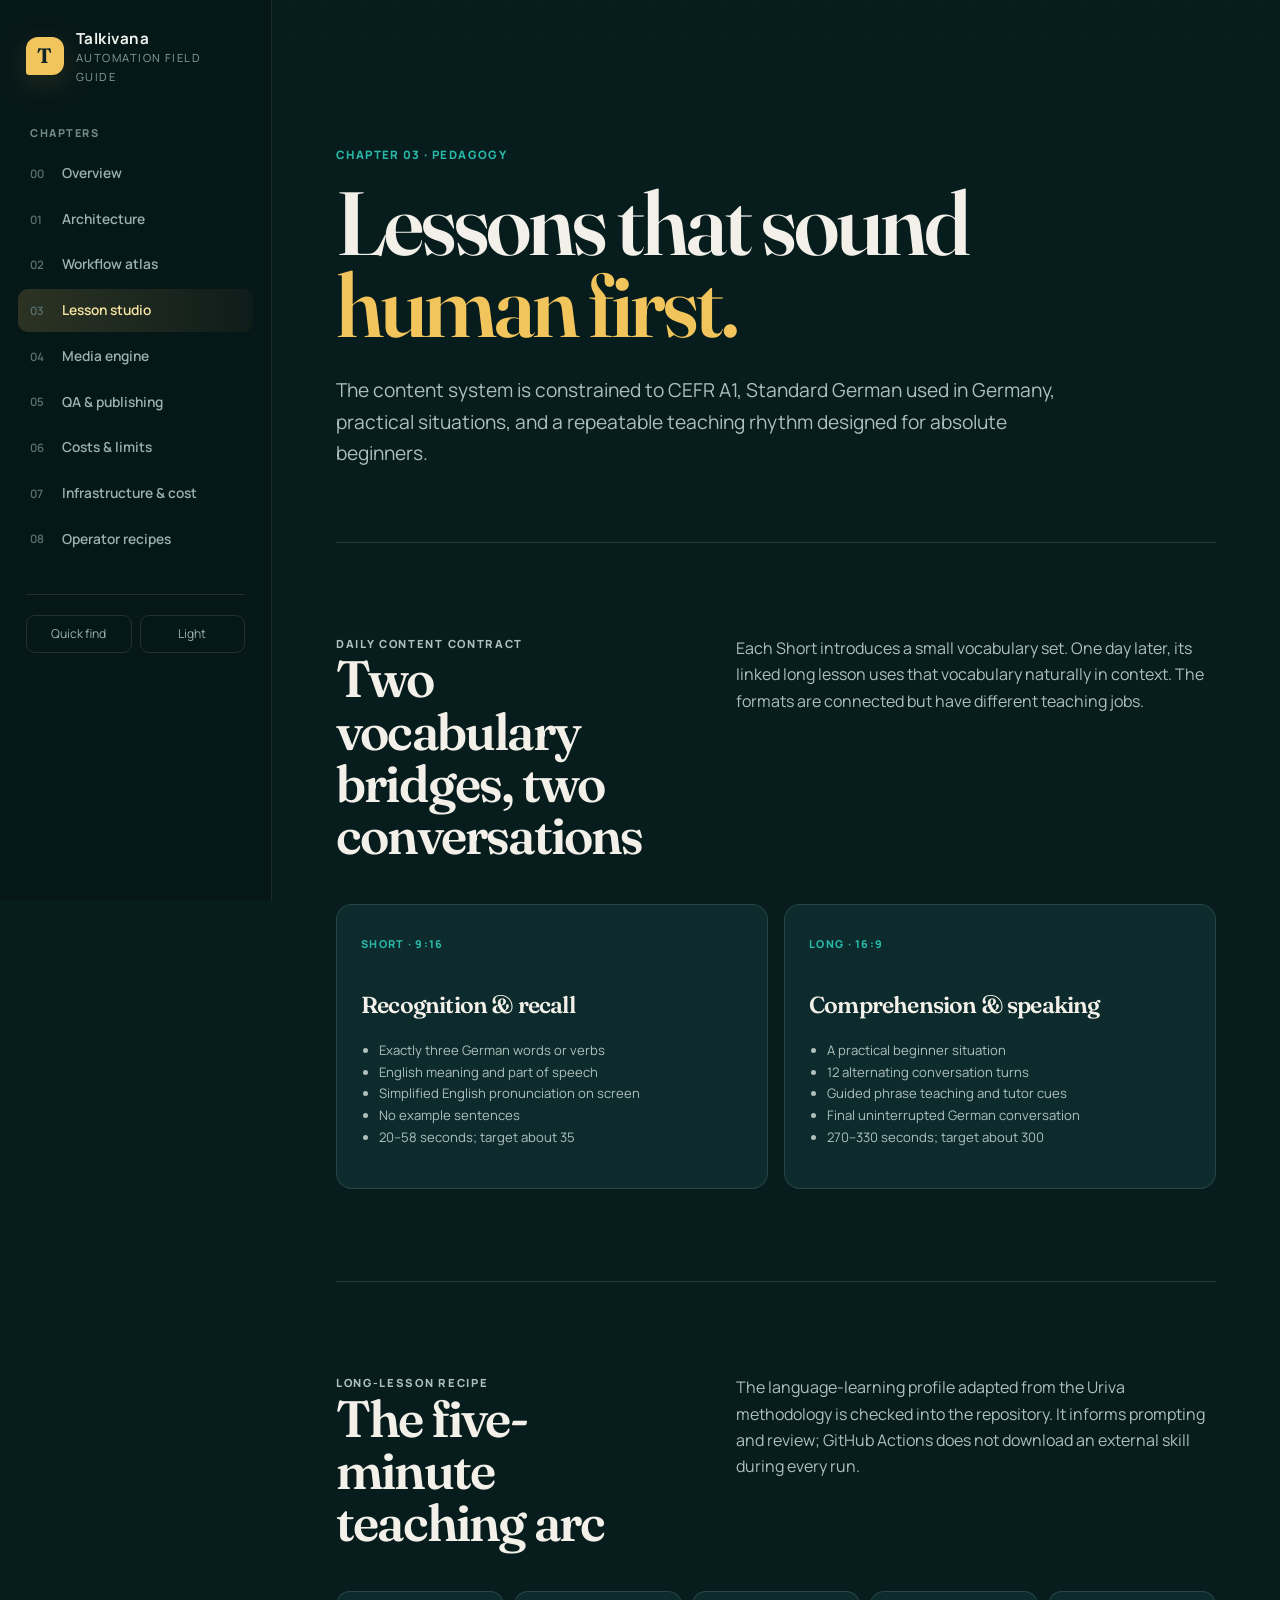
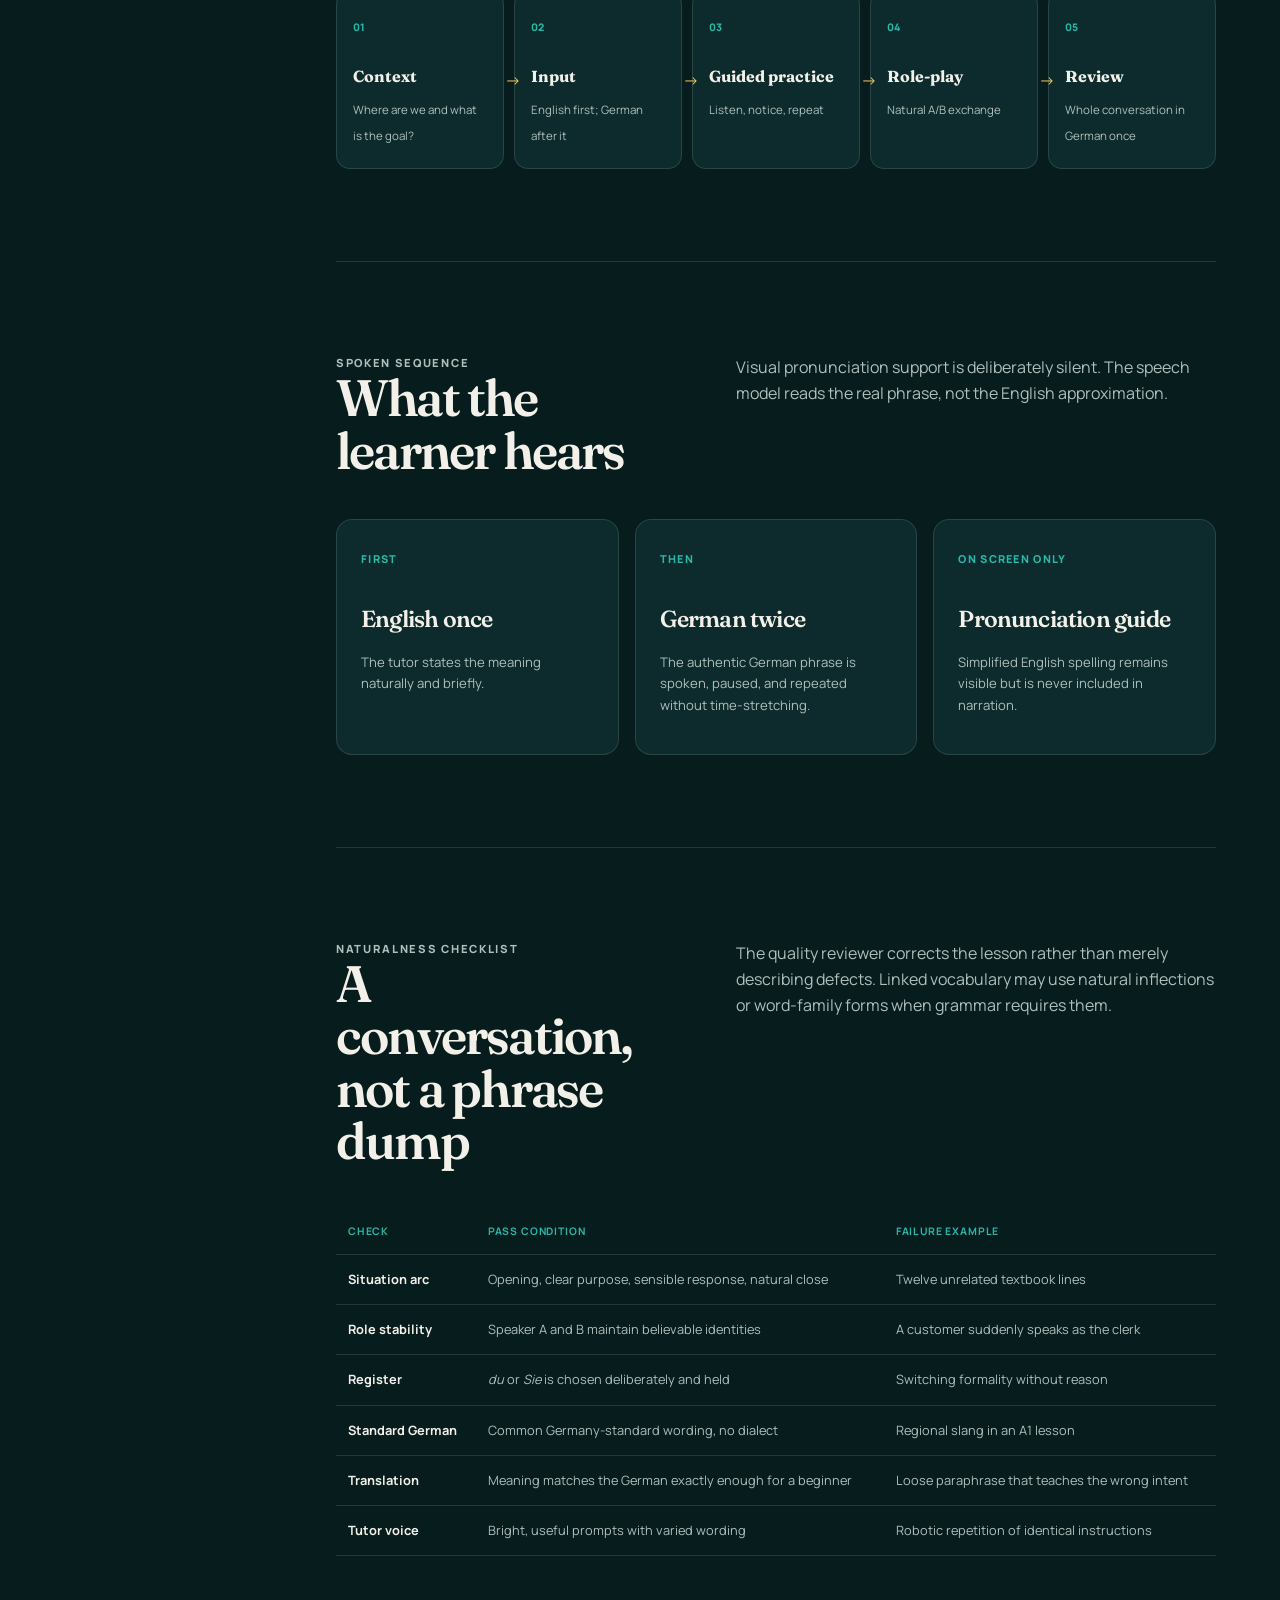
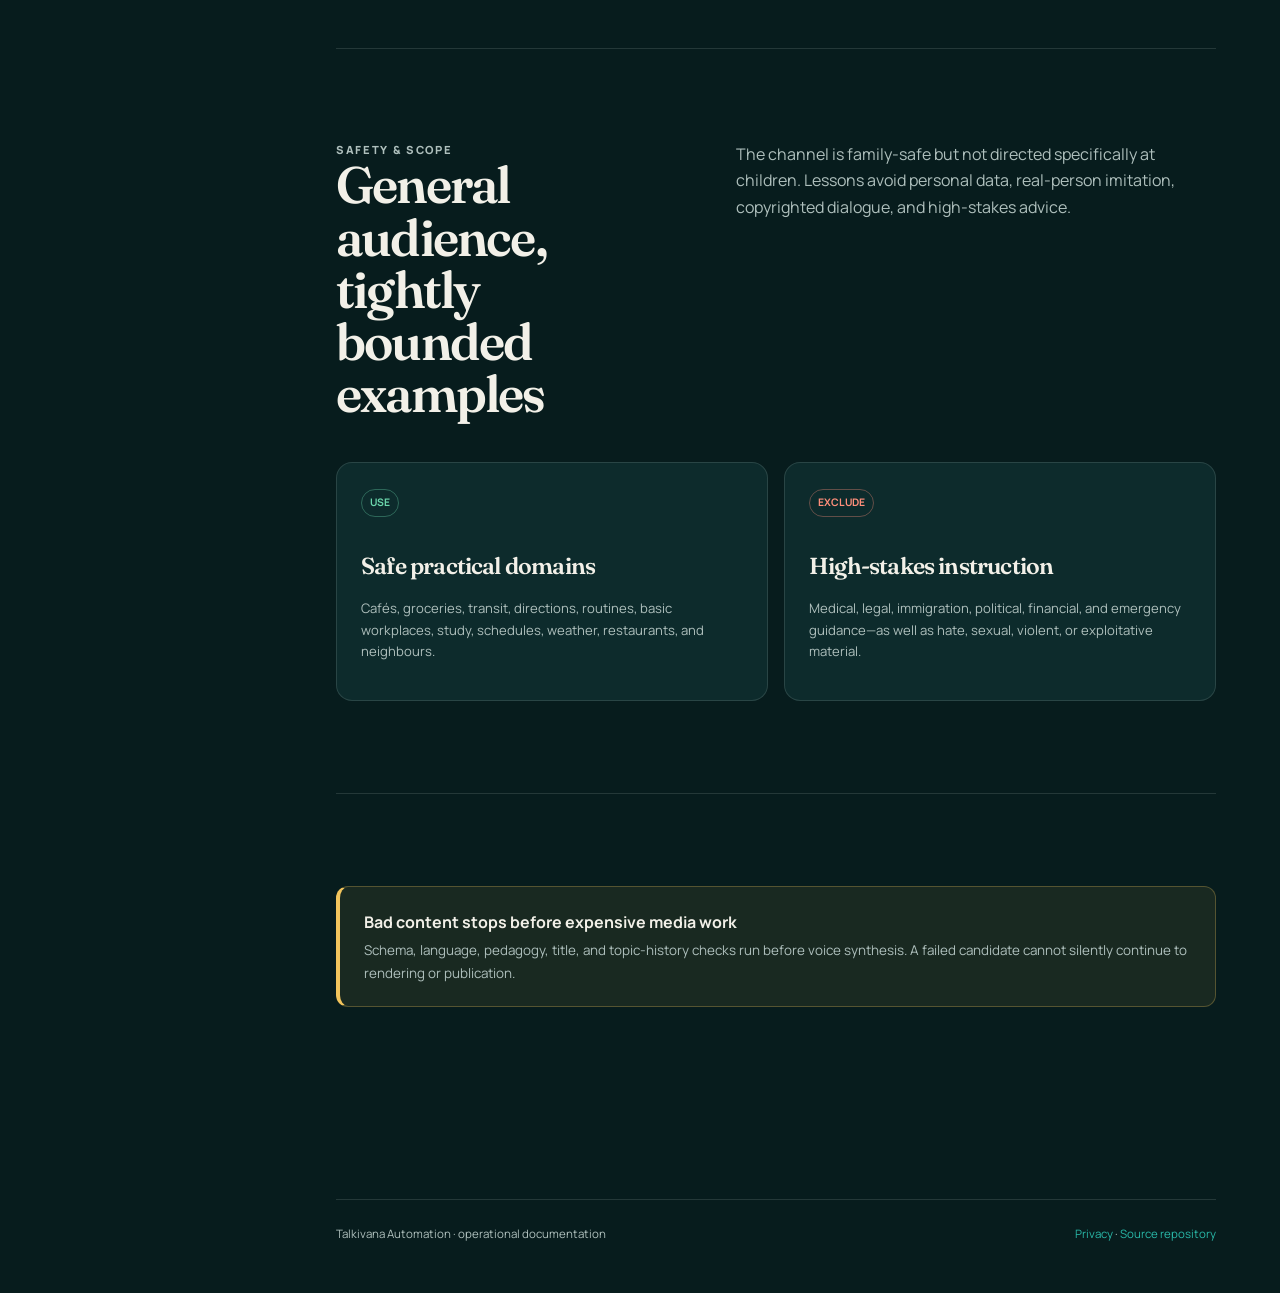
<file: docs/content-studio.html>
<!doctype html><html lang="en" data-theme="dark"><head><meta charset="utf-8"><meta name="viewport" content="width=device-width,initial-scale=1"><meta name="description" content="Lesson design, German quality rules, and content contracts for Talkivana."><meta name="theme-color" content="#071c1d"><title>Lesson Studio · Talkivana Field Guide</title><link rel="preconnect" href="https://fonts.googleapis.com"><link rel="preconnect" href="https://fonts.gstatic.com" crossorigin><link href="https://fonts.googleapis.com/css2?family=Fraunces:opsz,wght@9..144,500;9..144,650&family=Manrope:wght@400;500;600;700;800&display=swap" rel="stylesheet"><link rel="stylesheet" href="assets/styles.css"><script src="assets/app.js" defer></script></head>
<body data-page="content"><a class="skip-link" href="#main">Skip to content</a><div class="site-shell"><aside class="sidebar"><div data-site-nav></div></aside><main id="main" class="main-canvas"><header class="mobile-bar"><a class="mini-brand" href="index.html"><span class="brand-mark">T</span> Talkivana</a><button class="icon-button" data-menu-toggle aria-expanded="false">Menu</button></header>
<section class="page-hero reveal"><span class="chapter-tag">Chapter 03 · Pedagogy</span><h1>Lessons that sound <em>human first.</em></h1><p class="lede">The content system is constrained to CEFR A1, Standard German used in Germany, practical situations, and a repeatable teaching rhythm designed for absolute beginners.</p></section>
<div class="content-wrap">
  <section class="content-section reveal"><div class="content-intro"><div><p class="eyebrow">Daily content contract</p><h2>Two vocabulary bridges, two conversations</h2></div><p>Each Short introduces a small vocabulary set. One day later, its linked long lesson uses that vocabulary naturally in context. The formats are connected but have different teaching jobs.</p></div>
    <div class="split-panel"><article class="info-card"><span class="number">SHORT · 9:16</span><h3>Recognition & recall</h3><ul><li>Exactly three German words or verbs</li><li>English meaning and part of speech</li><li>Simplified English pronunciation on screen</li><li>No example sentences</li><li>20–58 seconds; target about 35</li></ul></article><article class="info-card"><span class="number">LONG · 16:9</span><h3>Comprehension & speaking</h3><ul><li>A practical beginner situation</li><li>12 alternating conversation turns</li><li>Guided phrase teaching and tutor cues</li><li>Final uninterrupted German conversation</li><li>270–330 seconds; target about 300</li></ul></article></div>
  </section>
  <section class="content-section reveal"><div class="content-intro"><div><p class="eyebrow">Long-lesson recipe</p><h2>The five-minute teaching arc</h2></div><p>The language-learning profile adapted from the Uriva methodology is checked into the repository. It informs prompting and review; GitHub Actions does not download an external skill during every run.</p></div>
    <div class="flow-map"><div class="flow-step"><small>01</small><strong>Context</strong><span>Where are we and what is the goal?</span></div><div class="flow-step"><small>02</small><strong>Input</strong><span>English first; German after it</span></div><div class="flow-step"><small>03</small><strong>Guided practice</strong><span>Listen, notice, repeat</span></div><div class="flow-step"><small>04</small><strong>Role-play</strong><span>Natural A/B exchange</span></div><div class="flow-step"><small>05</small><strong>Review</strong><span>Whole conversation in German once</span></div></div>
  </section>
  <section class="content-section reveal"><div class="content-intro"><div><p class="eyebrow">Spoken sequence</p><h2>What the learner hears</h2></div><p>Visual pronunciation support is deliberately silent. The speech model reads the real phrase, not the English approximation.</p></div>
    <div class="card-grid"><article class="info-card"><span class="number">FIRST</span><h3>English once</h3><p>The tutor states the meaning naturally and briefly.</p></article><article class="info-card"><span class="number">THEN</span><h3>German twice</h3><p>The authentic German phrase is spoken, paused, and repeated without time-stretching.</p></article><article class="info-card"><span class="number">ON SCREEN ONLY</span><h3>Pronunciation guide</h3><p>Simplified English spelling remains visible but is never included in narration.</p></article></div>
  </section>
  <section class="content-section reveal"><div class="content-intro"><div><p class="eyebrow">Naturalness checklist</p><h2>A conversation, not a phrase dump</h2></div><p>The quality reviewer corrects the lesson rather than merely describing defects. Linked vocabulary may use natural inflections or word-family forms when grammar requires them.</p></div>
    <table class="data-table"><thead><tr><th>Check</th><th>Pass condition</th><th>Failure example</th></tr></thead><tbody>
      <tr><td>Situation arc</td><td>Opening, clear purpose, sensible response, natural close</td><td>Twelve unrelated textbook lines</td></tr>
      <tr><td>Role stability</td><td>Speaker A and B maintain believable identities</td><td>A customer suddenly speaks as the clerk</td></tr>
      <tr><td>Register</td><td><em>du</em> or <em>Sie</em> is chosen deliberately and held</td><td>Switching formality without reason</td></tr>
      <tr><td>Standard German</td><td>Common Germany-standard wording, no dialect</td><td>Regional slang in an A1 lesson</td></tr>
      <tr><td>Translation</td><td>Meaning matches the German exactly enough for a beginner</td><td>Loose paraphrase that teaches the wrong intent</td></tr>
      <tr><td>Tutor voice</td><td>Bright, useful prompts with varied wording</td><td>Robotic repetition of identical instructions</td></tr>
    </tbody></table>
  </section>
  <section class="content-section reveal"><div class="content-intro"><div><p class="eyebrow">Safety & scope</p><h2>General audience, tightly bounded examples</h2></div><p>The channel is family-safe but not directed specifically at children. Lessons avoid personal data, real-person imitation, copyrighted dialogue, and high-stakes advice.</p></div>
    <div class="split-panel"><article class="info-card"><span class="pill good">USE</span><h3>Safe practical domains</h3><p>Cafés, groceries, transit, directions, routines, basic workplaces, study, schedules, weather, restaurants, and neighbours.</p></article><article class="info-card"><span class="pill stop">EXCLUDE</span><h3>High-stakes instruction</h3><p>Medical, legal, immigration, political, financial, and emergency guidance—as well as hate, sexual, violent, or exploitative material.</p></article></div>
  </section>
  <section class="content-section reveal"><div class="callout"><strong>Bad content stops before expensive media work</strong><p>Schema, language, pedagogy, title, and topic-history checks run before voice synthesis. A failed candidate cannot silently continue to rendering or publication.</p></div></section>
</div><footer data-site-footer></footer></main></div></body></html>
</file>
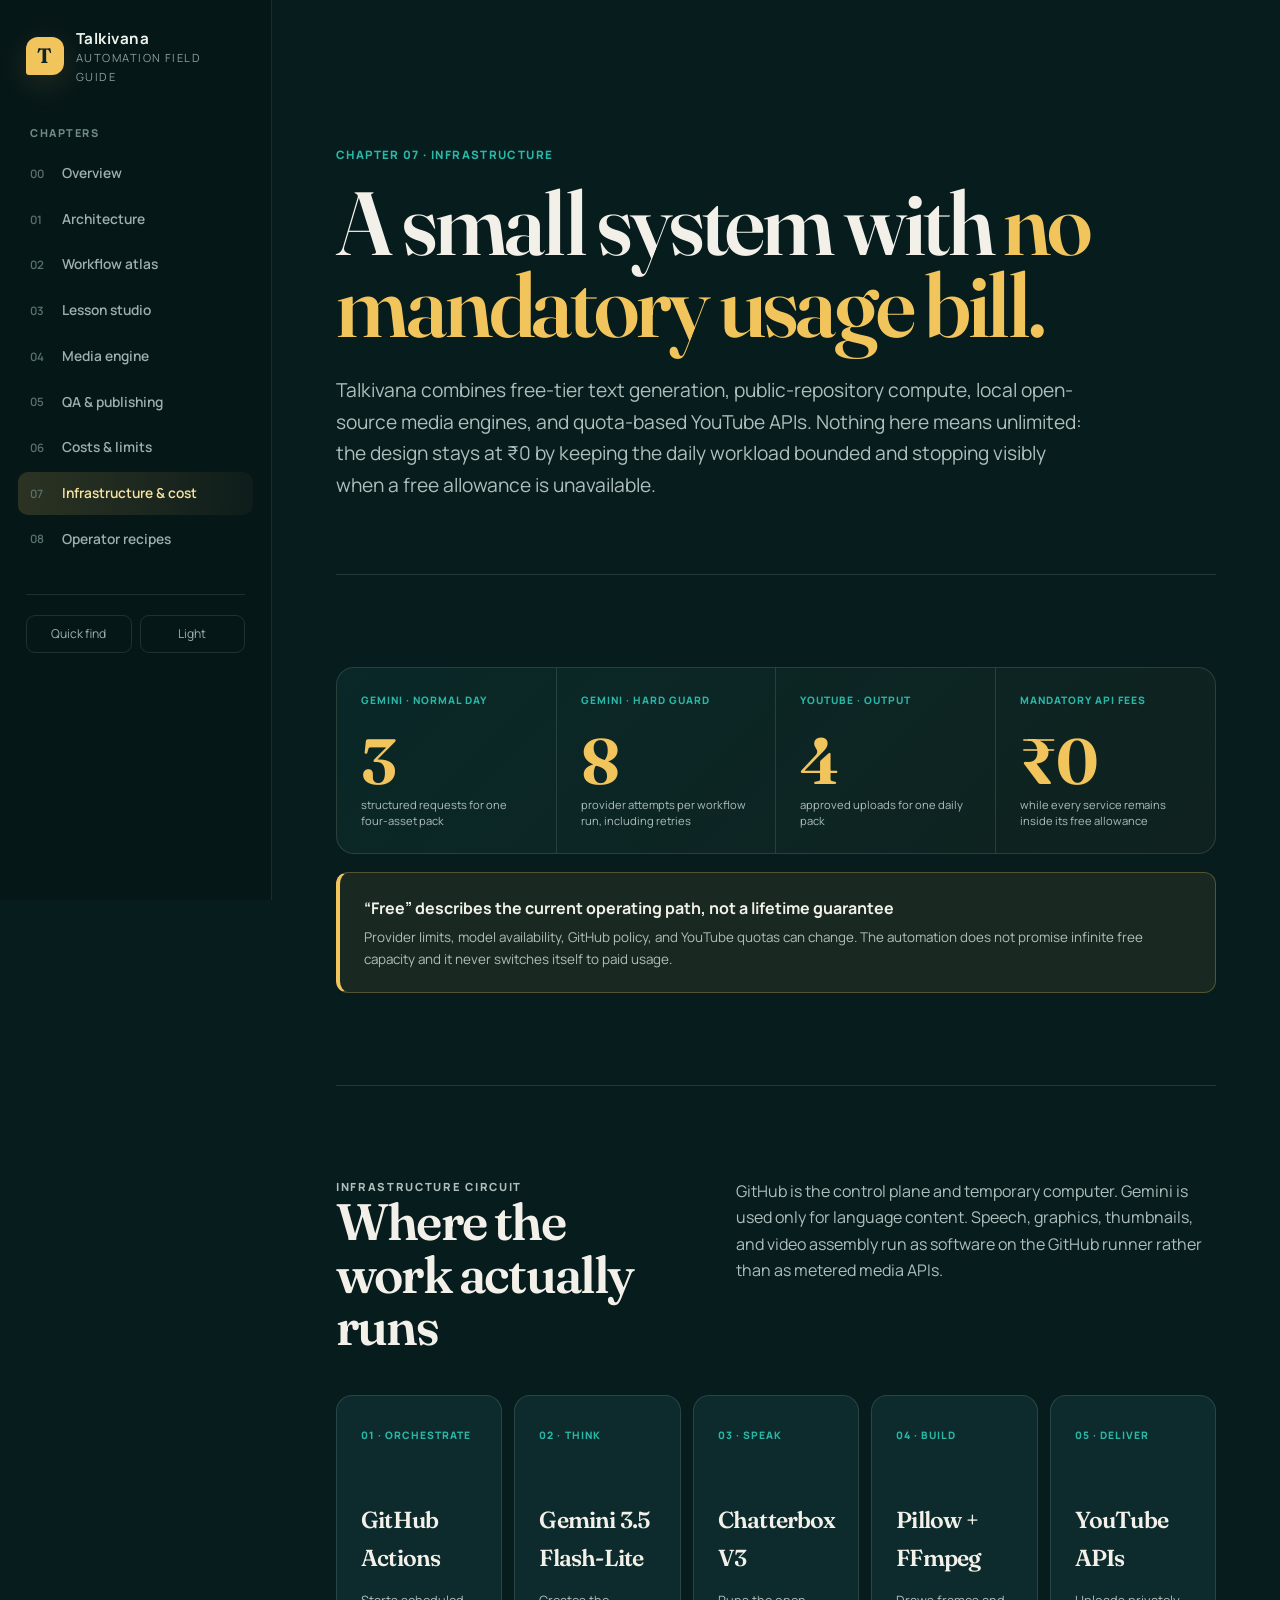
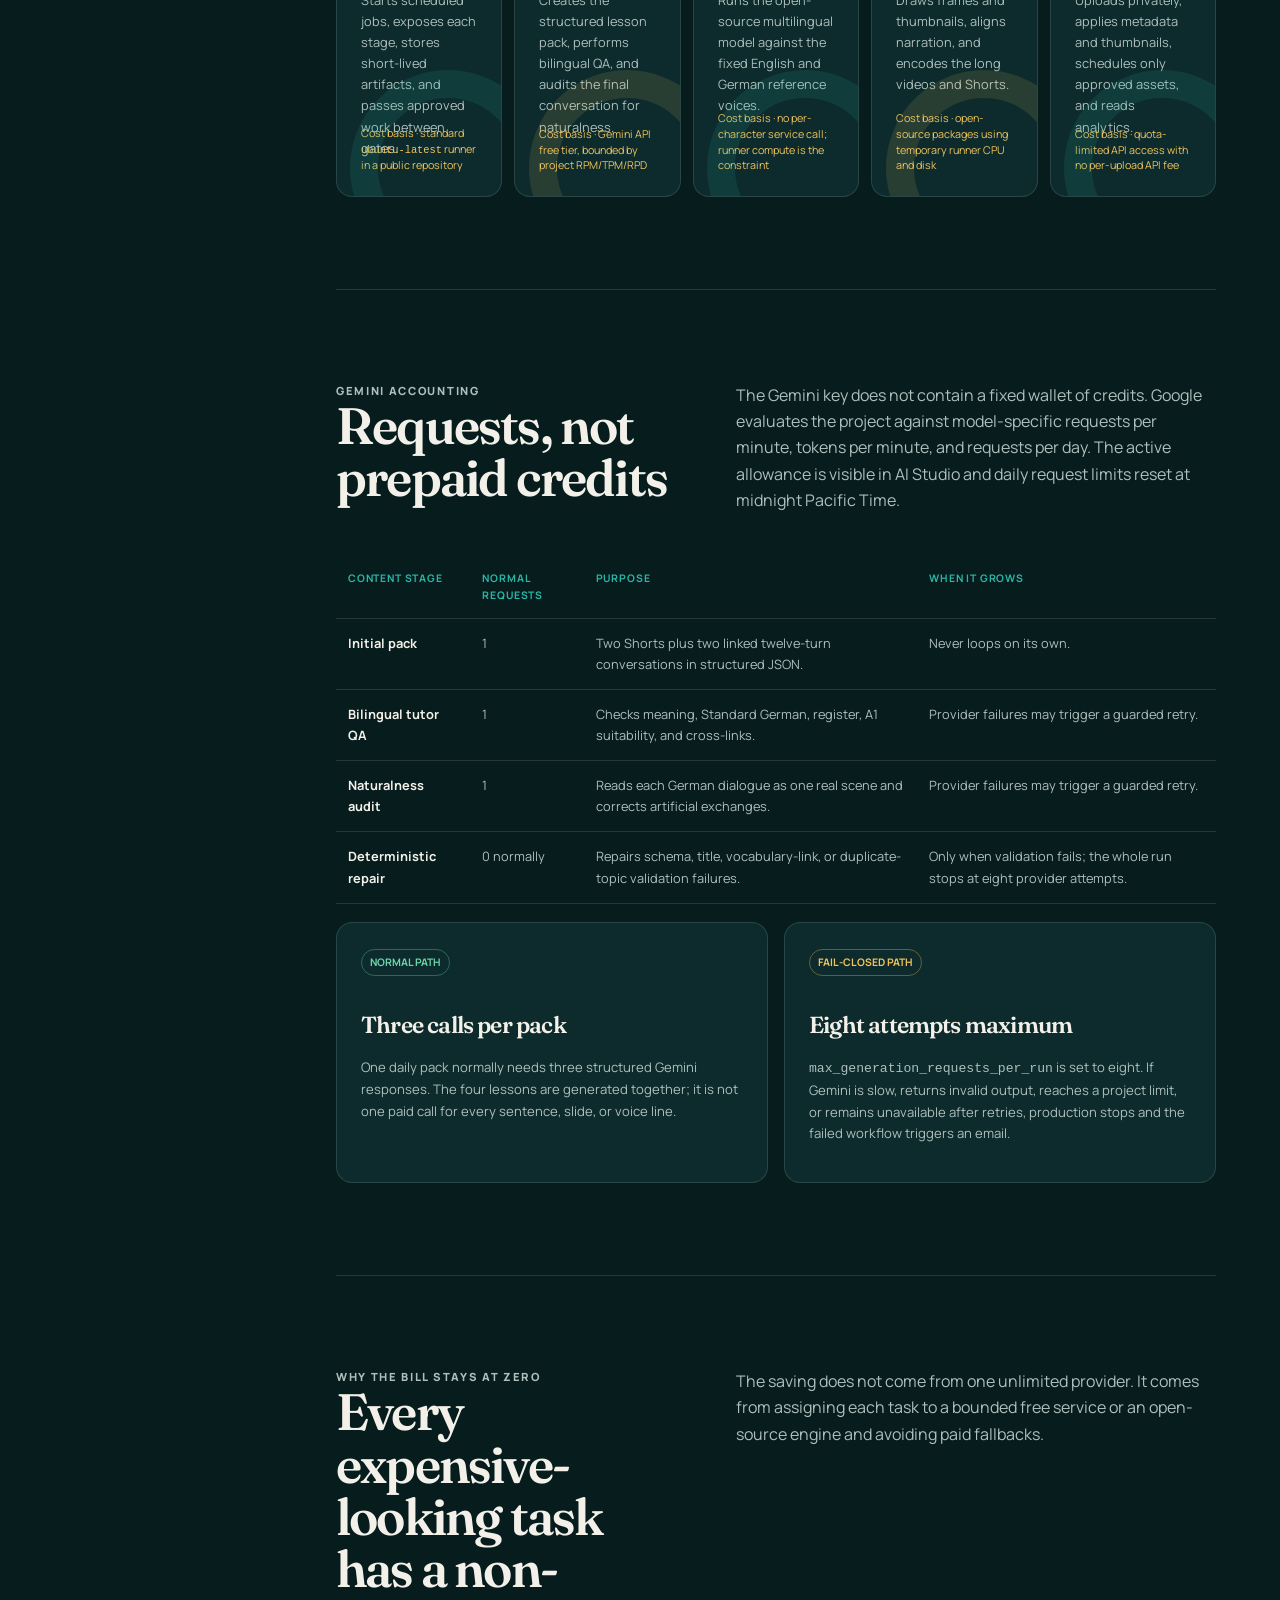
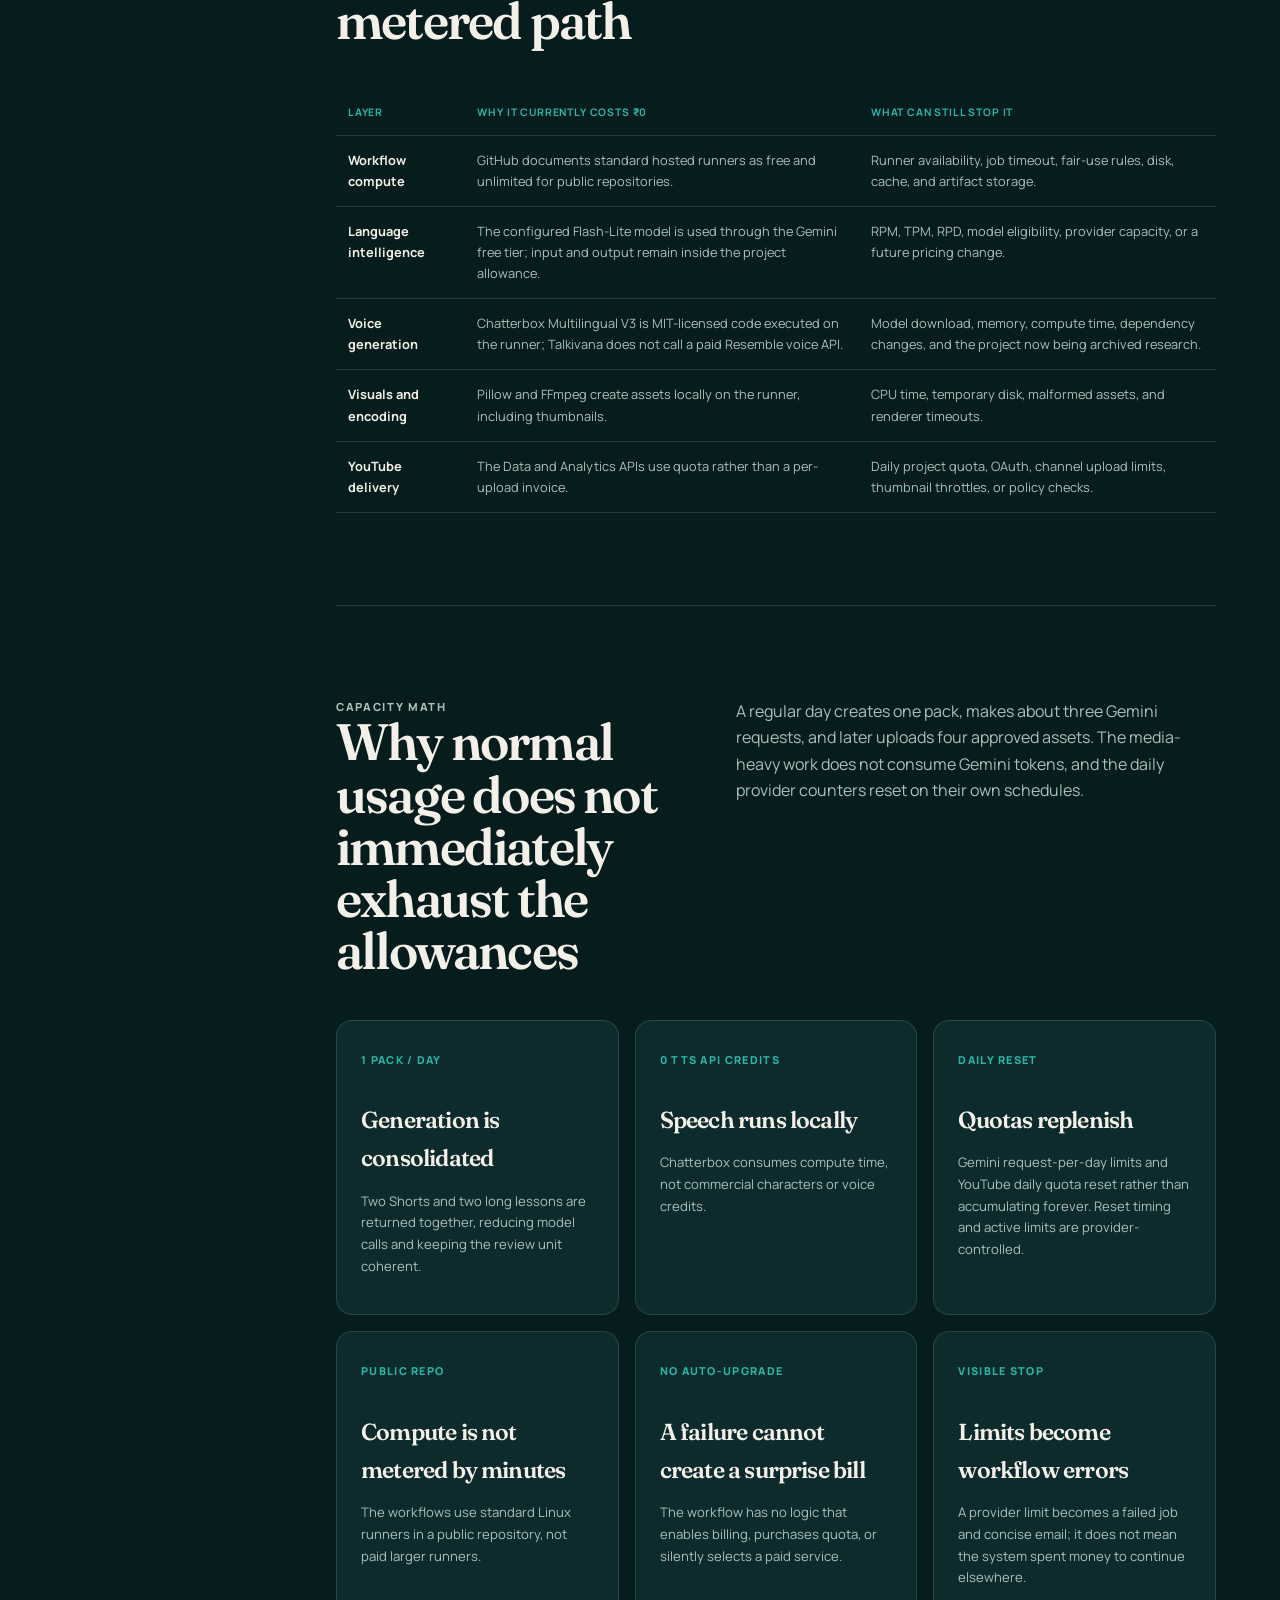
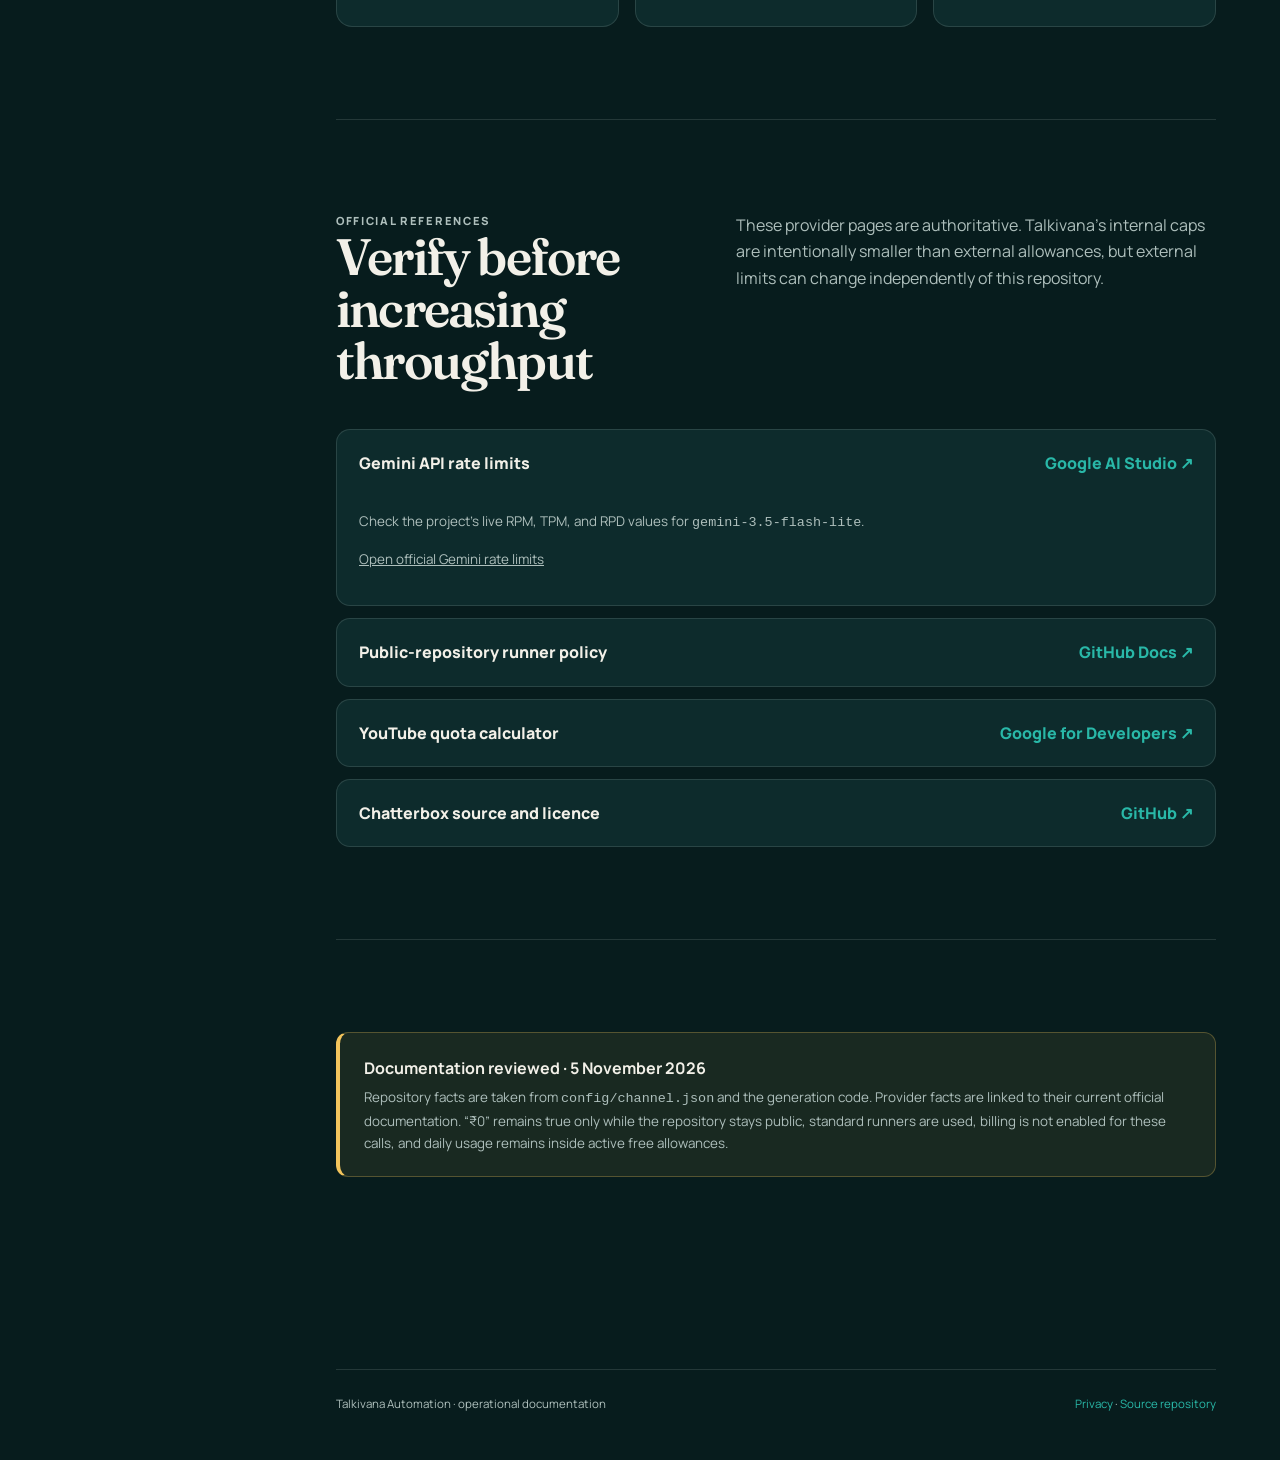
<file: docs/infrastructure.html>
<!doctype html>
<html lang="en" data-theme="dark">
<head>
  <meta charset="utf-8">
  <meta name="viewport" content="width=device-width, initial-scale=1">
  <meta name="description" content="Infrastructure, Gemini request accounting, and the zero-mandatory-fee design of Talkivana Automation.">
  <meta name="theme-color" content="#071c1d">
  <title>Infrastructure & Cost · Talkivana Field Guide</title>
  <link rel="preconnect" href="https://fonts.googleapis.com">
  <link rel="preconnect" href="https://fonts.gstatic.com" crossorigin>
  <link href="https://fonts.googleapis.com/css2?family=Fraunces:opsz,wght@9..144,500;9..144,650&family=Manrope:wght@400;500;600;700;800&display=swap" rel="stylesheet">
  <link rel="stylesheet" href="assets/styles.css">
  <script src="assets/app.js" defer></script>
</head>
<body data-page="infrastructure">
  <a class="skip-link" href="#main">Skip to content</a>
  <div class="site-shell">
    <aside class="sidebar" aria-label="Documentation navigation"><div data-site-nav></div></aside>
    <main id="main" class="main-canvas">
      <header class="mobile-bar"><a class="mini-brand" href="index.html"><span class="brand-mark">T</span> Talkivana</a><button class="icon-button" data-menu-toggle aria-expanded="false">Menu</button></header>

      <section class="page-hero reveal">
        <span class="chapter-tag">Chapter 07 · Infrastructure</span>
        <h1>A small system with <em>no mandatory usage bill.</em></h1>
        <p class="lede">Talkivana combines free-tier text generation, public-repository compute, local open-source media engines, and quota-based YouTube APIs. Nothing here means unlimited: the design stays at ₹0 by keeping the daily workload bounded and stopping visibly when a free allowance is unavailable.</p>
      </section>

      <div class="content-wrap">
        <section class="content-section reveal">
          <div class="cost-ledger" aria-label="Daily infrastructure summary">
            <article><span>GEMINI · NORMAL DAY</span><strong>3</strong><small>structured requests for one four-asset pack</small></article>
            <article><span>GEMINI · HARD GUARD</span><strong>8</strong><small>provider attempts per workflow run, including retries</small></article>
            <article><span>YOUTUBE · OUTPUT</span><strong>4</strong><small>approved uploads for one daily pack</small></article>
            <article><span>MANDATORY API FEES</span><strong>₹0</strong><small>while every service remains inside its free allowance</small></article>
          </div>
          <div class="callout" style="margin-top:18px"><strong>“Free” describes the current operating path, not a lifetime guarantee</strong><p>Provider limits, model availability, GitHub policy, and YouTube quotas can change. The automation does not promise infinite free capacity and it never switches itself to paid usage.</p></div>
        </section>

        <section class="content-section reveal">
          <div class="content-intro"><div><p class="eyebrow">Infrastructure circuit</p><h2>Where the work actually runs</h2></div><p>GitHub is the control plane and temporary computer. Gemini is used only for language content. Speech, graphics, thumbnails, and video assembly run as software on the GitHub runner rather than as metered media APIs.</p></div>
          <div class="infrastructure-map">
            <article class="infra-node"><span>01 · ORCHESTRATE</span><h3>GitHub Actions</h3><p>Starts scheduled jobs, exposes each stage, stores short-lived artifacts, and passes approved work between gates.</p><small>Cost basis · standard <code>ubuntu-latest</code> runner in a public repository</small></article>
            <article class="infra-node"><span>02 · THINK</span><h3>Gemini 3.5 Flash-Lite</h3><p>Creates the structured lesson pack, performs bilingual QA, and audits the final conversation for naturalness.</p><small>Cost basis · Gemini API free tier, bounded by project RPM/TPM/RPD</small></article>
            <article class="infra-node"><span>03 · SPEAK</span><h3>Chatterbox V3</h3><p>Runs the open-source multilingual model against the fixed English and German reference voices.</p><small>Cost basis · no per-character service call; runner compute is the constraint</small></article>
            <article class="infra-node"><span>04 · BUILD</span><h3>Pillow + FFmpeg</h3><p>Draws frames and thumbnails, aligns narration, and encodes the long videos and Shorts.</p><small>Cost basis · open-source packages using temporary runner CPU and disk</small></article>
            <article class="infra-node"><span>05 · DELIVER</span><h3>YouTube APIs</h3><p>Uploads privately, applies metadata and thumbnails, schedules only approved assets, and reads analytics.</p><small>Cost basis · quota-limited API access with no per-upload API fee</small></article>
          </div>
        </section>

        <section class="content-section reveal">
          <div class="content-intro"><div><p class="eyebrow">Gemini accounting</p><h2>Requests, not prepaid credits</h2></div><p>The Gemini key does not contain a fixed wallet of credits. Google evaluates the project against model-specific requests per minute, tokens per minute, and requests per day. The active allowance is visible in AI Studio and daily request limits reset at midnight Pacific Time.</p></div>
          <table class="data-table"><thead><tr><th>Content stage</th><th>Normal requests</th><th>Purpose</th><th>When it grows</th></tr></thead><tbody>
            <tr><td>Initial pack</td><td>1</td><td>Two Shorts plus two linked twelve-turn conversations in structured JSON.</td><td>Never loops on its own.</td></tr>
            <tr><td>Bilingual tutor QA</td><td>1</td><td>Checks meaning, Standard German, register, A1 suitability, and cross-links.</td><td>Provider failures may trigger a guarded retry.</td></tr>
            <tr><td>Naturalness audit</td><td>1</td><td>Reads each German dialogue as one real scene and corrects artificial exchanges.</td><td>Provider failures may trigger a guarded retry.</td></tr>
            <tr><td>Deterministic repair</td><td>0 normally</td><td>Repairs schema, title, vocabulary-link, or duplicate-topic validation failures.</td><td>Only when validation fails; the whole run stops at eight provider attempts.</td></tr>
          </tbody></table>
          <div class="split-panel" style="margin-top:18px">
            <article class="info-card"><span class="pill good">NORMAL PATH</span><h3>Three calls per pack</h3><p>One daily pack normally needs three structured Gemini responses. The four lessons are generated together; it is not one paid call for every sentence, slide, or voice line.</p></article>
            <article class="info-card"><span class="pill warn">FAIL-CLOSED PATH</span><h3>Eight attempts maximum</h3><p><code>max_generation_requests_per_run</code> is set to eight. If Gemini is slow, returns invalid output, reaches a project limit, or remains unavailable after retries, production stops and the failed workflow triggers an email.</p></article>
          </div>
        </section>

        <section class="content-section reveal">
          <div class="content-intro"><div><p class="eyebrow">Why the bill stays at zero</p><h2>Every expensive-looking task has a non-metered path</h2></div><p>The saving does not come from one unlimited provider. It comes from assigning each task to a bounded free service or an open-source engine and avoiding paid fallbacks.</p></div>
          <table class="data-table"><thead><tr><th>Layer</th><th>Why it currently costs ₹0</th><th>What can still stop it</th></tr></thead><tbody>
            <tr><td>Workflow compute</td><td>GitHub documents standard hosted runners as free and unlimited for public repositories.</td><td>Runner availability, job timeout, fair-use rules, disk, cache, and artifact storage.</td></tr>
            <tr><td>Language intelligence</td><td>The configured Flash-Lite model is used through the Gemini free tier; input and output remain inside the project allowance.</td><td>RPM, TPM, RPD, model eligibility, provider capacity, or a future pricing change.</td></tr>
            <tr><td>Voice generation</td><td>Chatterbox Multilingual V3 is MIT-licensed code executed on the runner; Talkivana does not call a paid Resemble voice API.</td><td>Model download, memory, compute time, dependency changes, and the project now being archived research.</td></tr>
            <tr><td>Visuals and encoding</td><td>Pillow and FFmpeg create assets locally on the runner, including thumbnails.</td><td>CPU time, temporary disk, malformed assets, and renderer timeouts.</td></tr>
            <tr><td>YouTube delivery</td><td>The Data and Analytics APIs use quota rather than a per-upload invoice.</td><td>Daily project quota, OAuth, channel upload limits, thumbnail throttles, or policy checks.</td></tr>
          </tbody></table>
        </section>

        <section class="content-section reveal">
          <div class="content-intro"><div><p class="eyebrow">Capacity math</p><h2>Why normal usage does not immediately exhaust the allowances</h2></div><p>A regular day creates one pack, makes about three Gemini requests, and later uploads four approved assets. The media-heavy work does not consume Gemini tokens, and the daily provider counters reset on their own schedules.</p></div>
          <div class="card-grid">
            <article class="info-card"><span class="number">1 PACK / DAY</span><h3>Generation is consolidated</h3><p>Two Shorts and two long lessons are returned together, reducing model calls and keeping the review unit coherent.</p></article>
            <article class="info-card"><span class="number">0 TTS API CREDITS</span><h3>Speech runs locally</h3><p>Chatterbox consumes compute time, not commercial characters or voice credits.</p></article>
            <article class="info-card"><span class="number">DAILY RESET</span><h3>Quotas replenish</h3><p>Gemini request-per-day limits and YouTube daily quota reset rather than accumulating forever. Reset timing and active limits are provider-controlled.</p></article>
            <article class="info-card"><span class="number">PUBLIC REPO</span><h3>Compute is not metered by minutes</h3><p>The workflows use standard Linux runners in a public repository, not paid larger runners.</p></article>
            <article class="info-card"><span class="number">NO AUTO-UPGRADE</span><h3>A failure cannot create a surprise bill</h3><p>The workflow has no logic that enables billing, purchases quota, or silently selects a paid service.</p></article>
            <article class="info-card"><span class="number">VISIBLE STOP</span><h3>Limits become workflow errors</h3><p>A provider limit becomes a failed job and concise email; it does not mean the system spent money to continue elsewhere.</p></article>
          </div>
        </section>

        <section class="content-section reveal">
          <div class="content-intro"><div><p class="eyebrow">Official references</p><h2>Verify before increasing throughput</h2></div><p>These provider pages are authoritative. Talkivana's internal caps are intentionally smaller than external allowances, but external limits can change independently of this repository.</p></div>
          <div class="recipe-list">
            <details class="recipe" open><summary>Gemini API rate limits <span>Google AI Studio ↗</span></summary><div class="recipe-body"><p>Check the project's live RPM, TPM, and RPD values for <code>gemini-3.5-flash-lite</code>.</p><p><a href="https://ai.google.dev/gemini-api/docs/rate-limits">Open official Gemini rate limits</a></p></div></details>
            <details class="recipe"><summary>Public-repository runner policy <span>GitHub Docs ↗</span></summary><div class="recipe-body"><p>GitHub documents standard hosted runners as free and unlimited for public repositories; larger runners and storage have different rules.</p><p><a href="https://docs.github.com/en/actions/how-tos/write-workflows/choose-where-workflows-run/choose-the-runner-for-a-job">Open official runner documentation</a></p></div></details>
            <details class="recipe"><summary>YouTube quota calculator <span>Google for Developers ↗</span></summary><div class="recipe-body"><p>The current documentation lists separate daily buckets for <code>videos.insert</code> and <code>search.list</code>, plus 10,000 daily units for other endpoints.</p><p><a href="https://developers.google.com/youtube/data/determine_quota_cost">Open the official quota calculator</a></p></div></details>
            <details class="recipe"><summary>Chatterbox source and licence <span>GitHub ↗</span></summary><div class="recipe-body"><p>The upstream repository identifies Chatterbox as open-source MIT-licensed archived research. That removes per-character fees, but also means Talkivana must own dependency maintenance.</p><p><a href="https://github.com/resemble-ai/chatterbox">Open the upstream repository</a></p></div></details>
          </div>
        </section>

        <section class="content-section reveal"><div class="callout"><strong>Documentation reviewed · 5 November 2026</strong><p>Repository facts are taken from <code>config/channel.json</code> and the generation code. Provider facts are linked to their current official documentation. “₹0” remains true only while the repository stays public, standard runners are used, billing is not enabled for these calls, and daily usage remains inside active free allowances.</p></div></section>
      </div>
      <footer data-site-footer></footer>
    </main>
  </div>
</body>
</html>
</file>
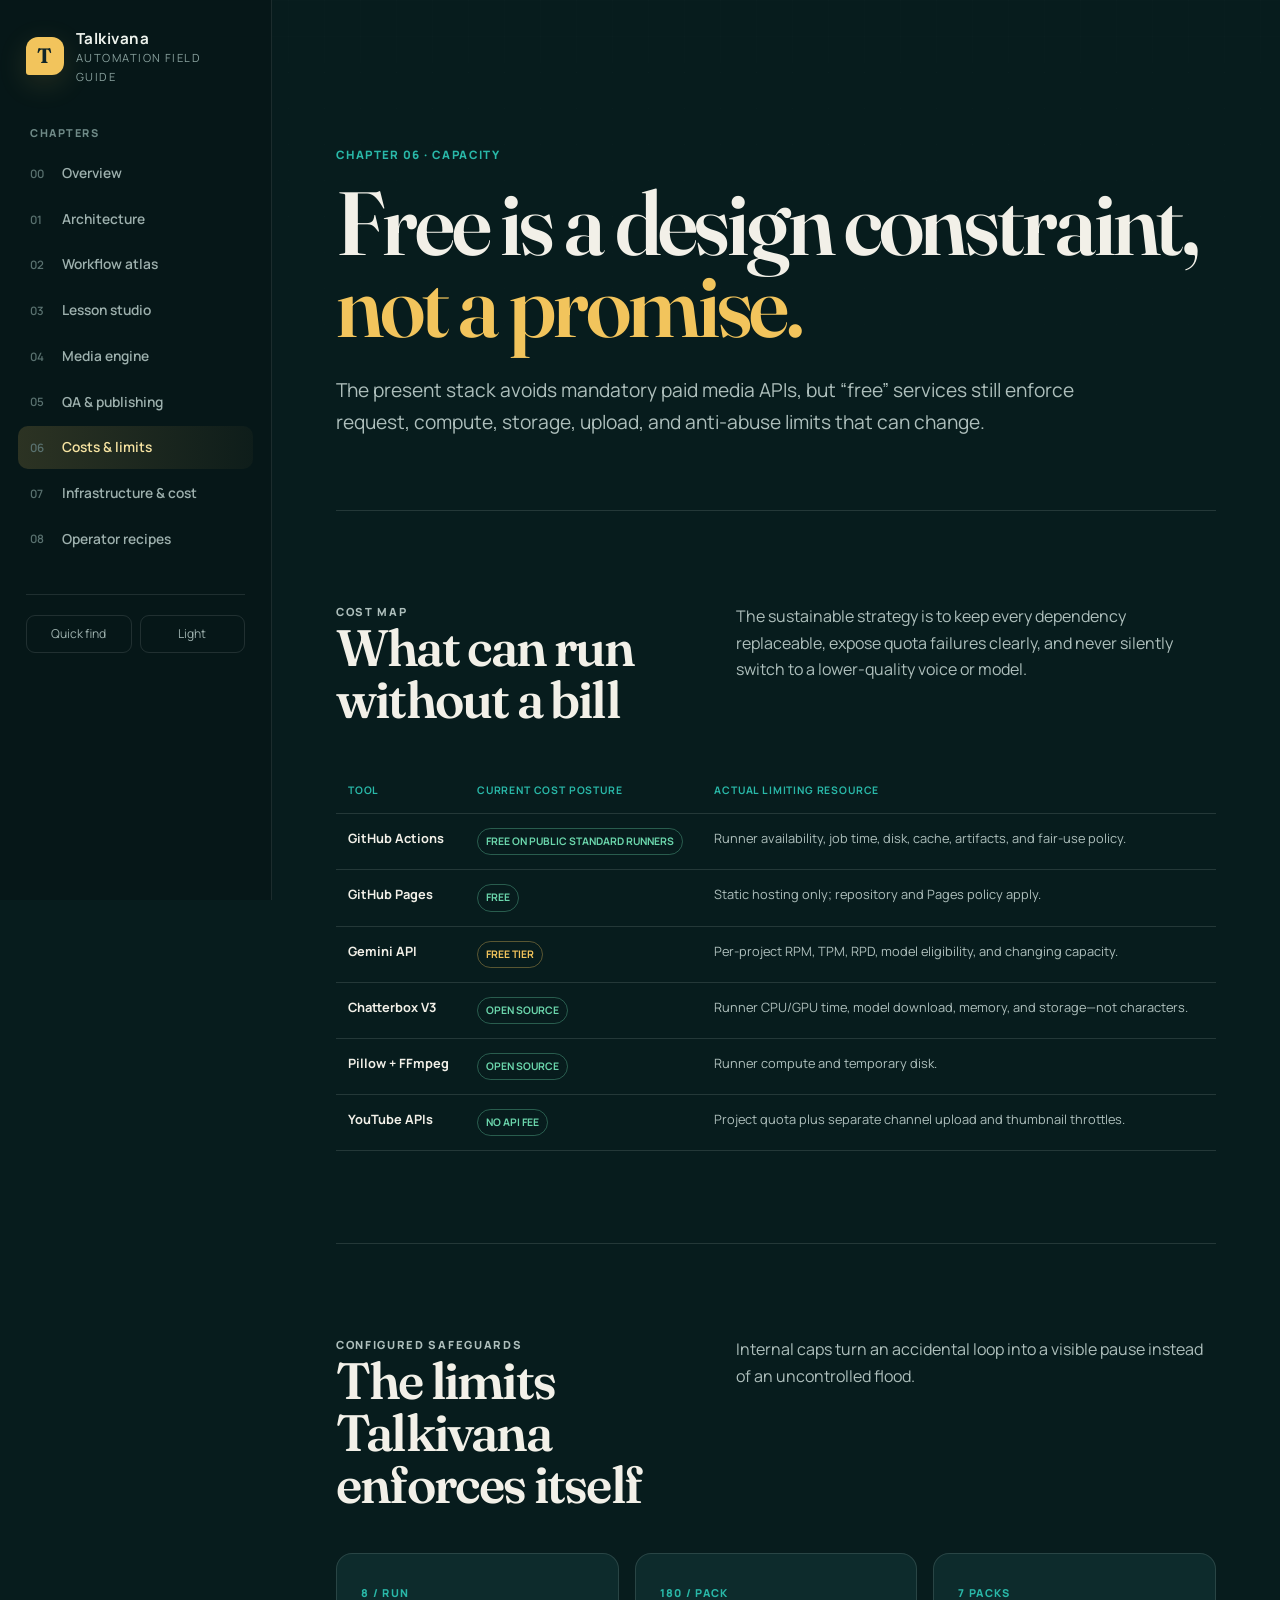
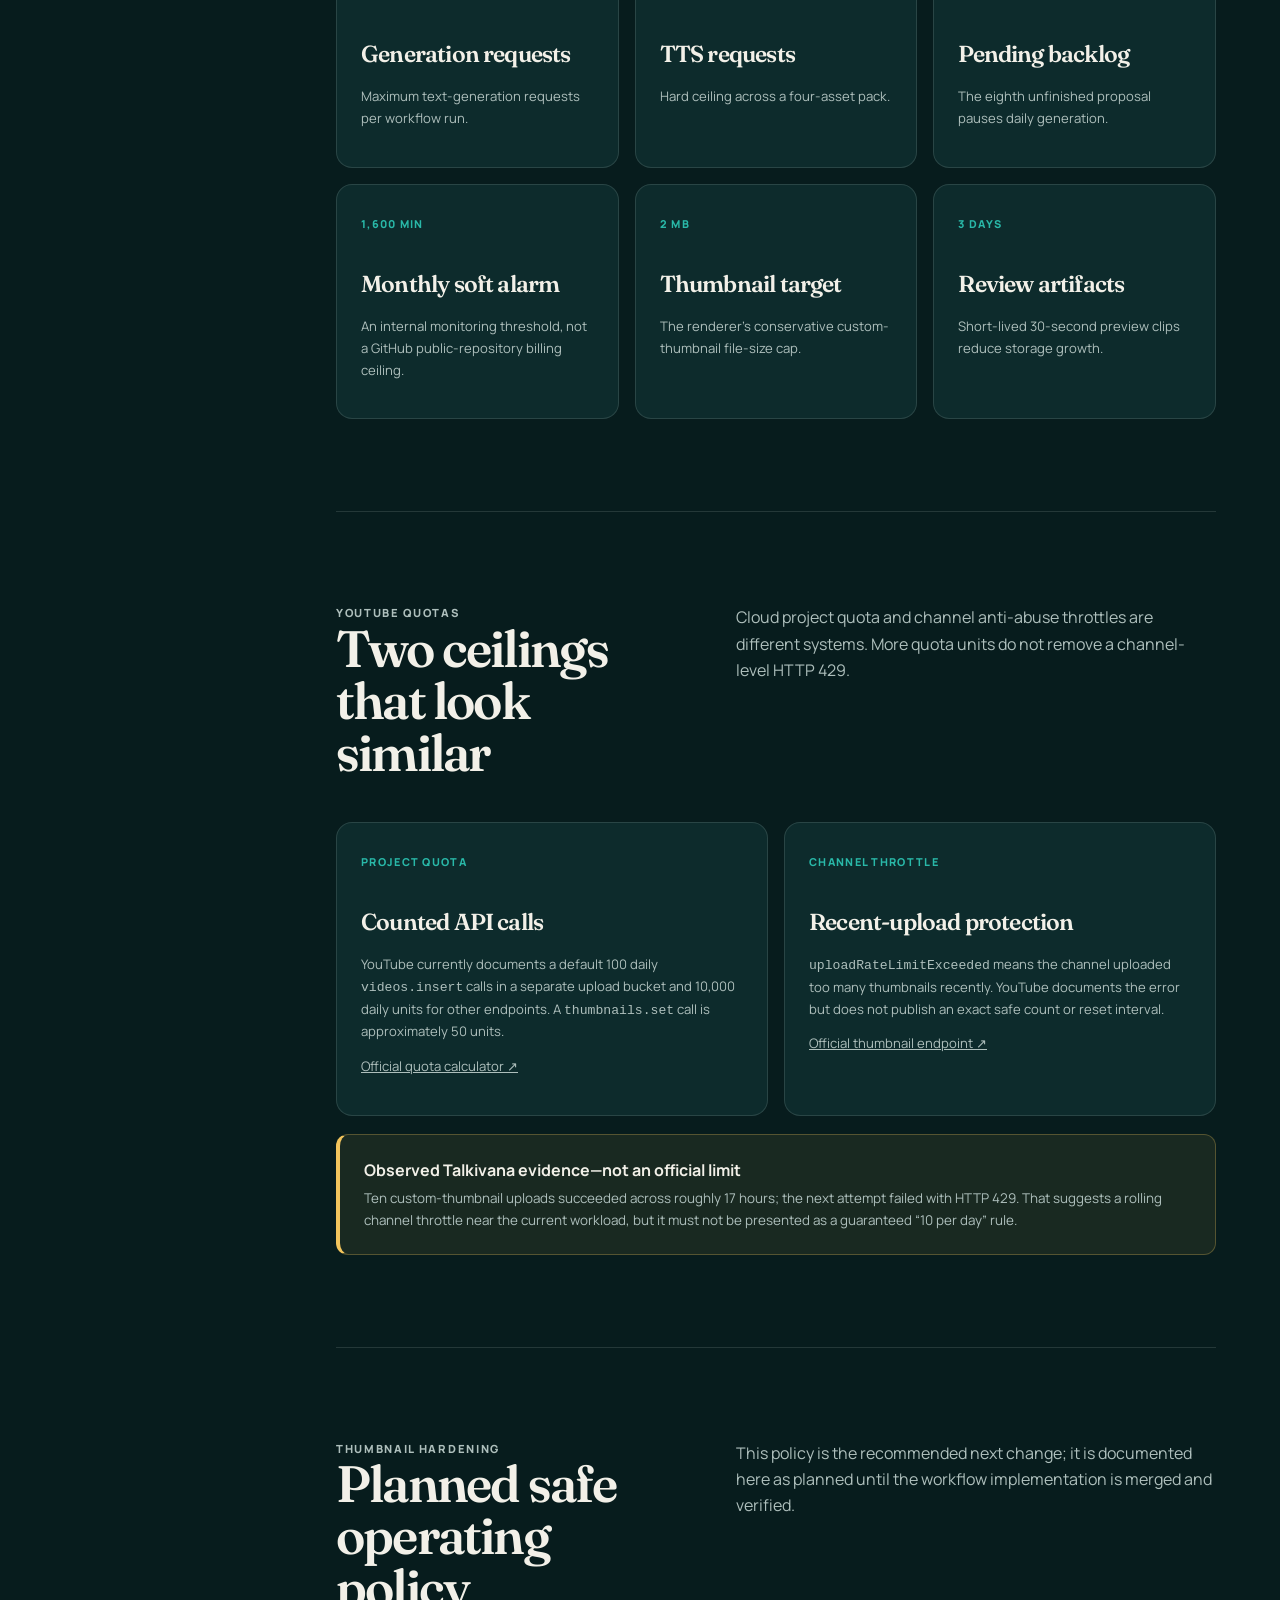
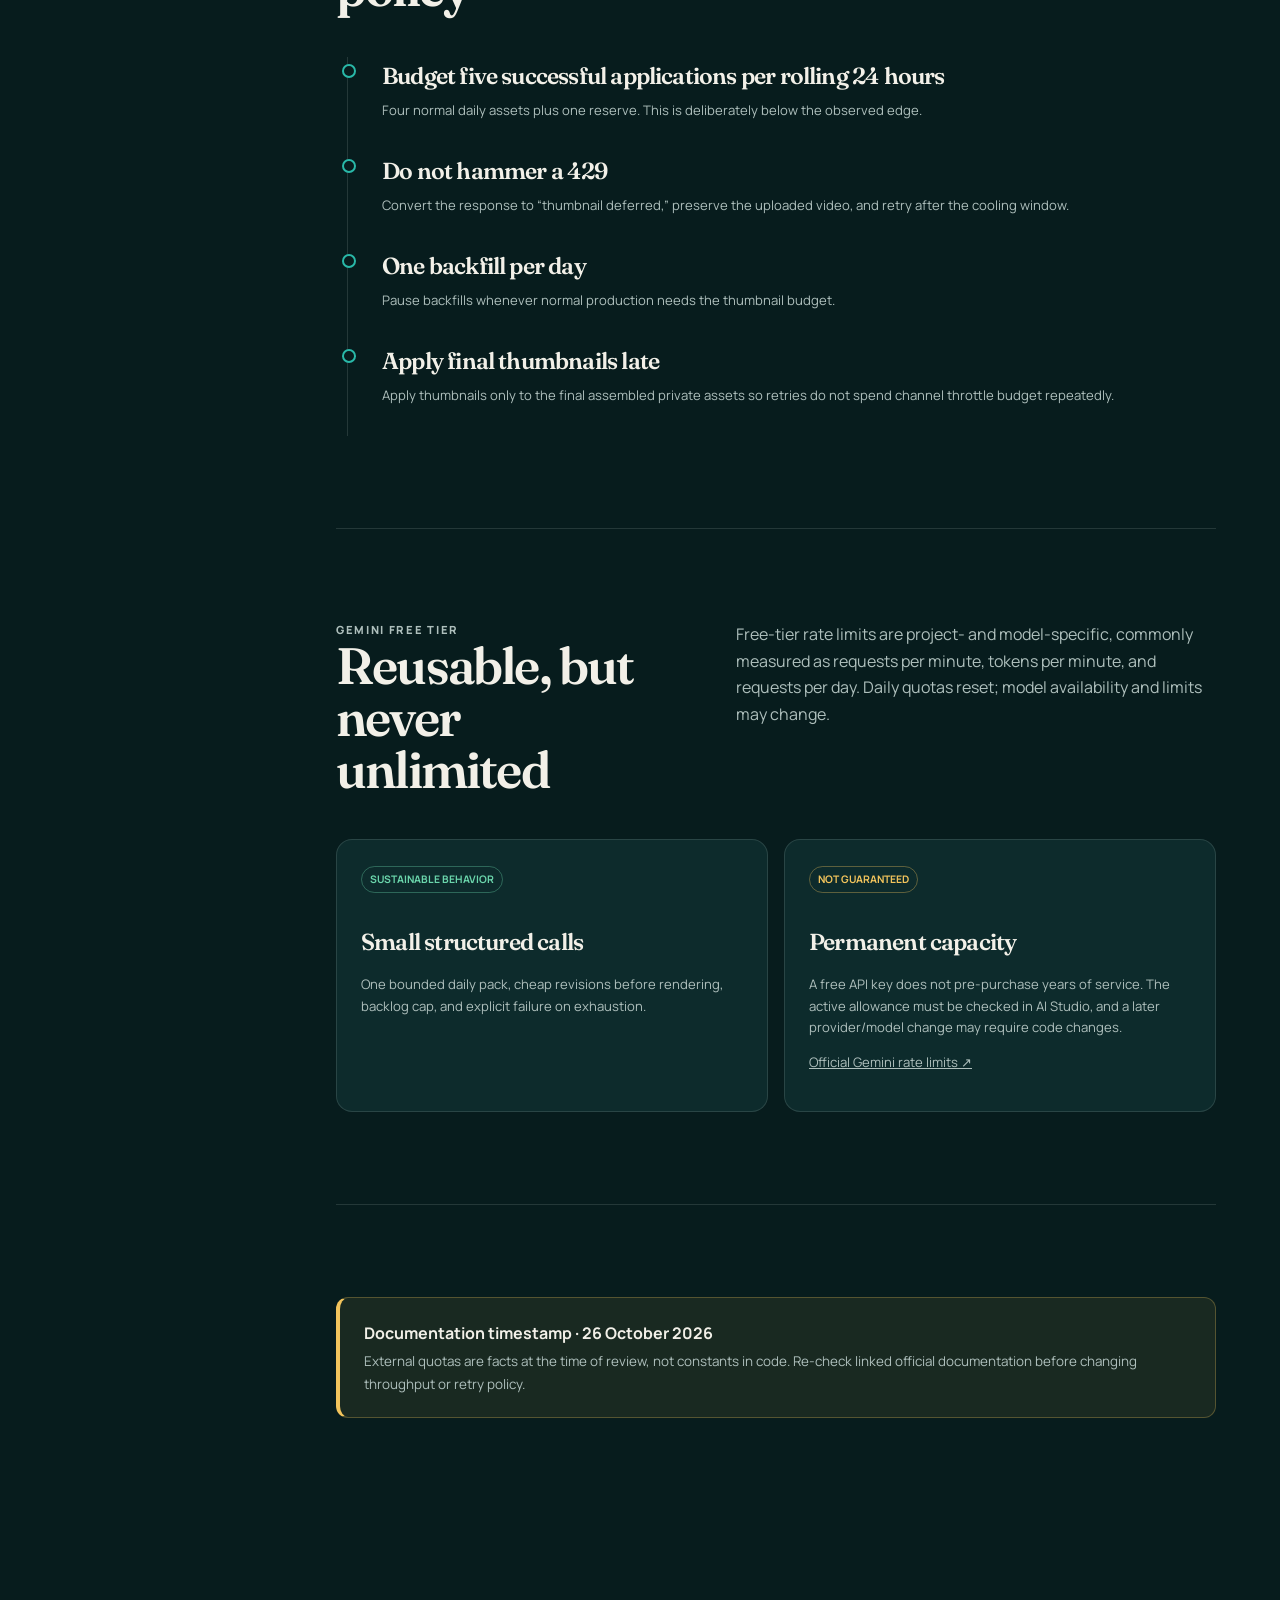
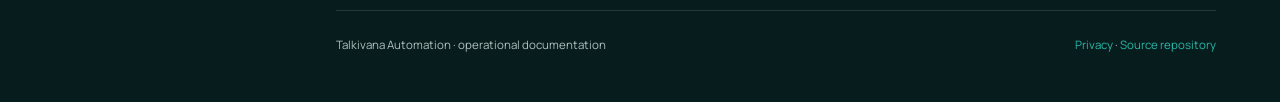
<file: docs/limits.html>
<!doctype html><html lang="en" data-theme="dark"><head><meta charset="utf-8"><meta name="viewport" content="width=device-width,initial-scale=1"><meta name="description" content="Costs, quotas, throttles, and operational limits for Talkivana Automation."><meta name="theme-color" content="#071c1d"><title>Costs & Limits · Talkivana Field Guide</title><link rel="preconnect" href="https://fonts.googleapis.com"><link rel="preconnect" href="https://fonts.gstatic.com" crossorigin><link href="https://fonts.googleapis.com/css2?family=Fraunces:opsz,wght@9..144,500;9..144,650&family=Manrope:wght@400;500;600;700;800&display=swap" rel="stylesheet"><link rel="stylesheet" href="assets/styles.css"><script src="assets/app.js" defer></script></head>
<body data-page="limits"><a class="skip-link" href="#main">Skip to content</a><div class="site-shell"><aside class="sidebar"><div data-site-nav></div></aside><main id="main" class="main-canvas"><header class="mobile-bar"><a class="mini-brand" href="index.html"><span class="brand-mark">T</span> Talkivana</a><button class="icon-button" data-menu-toggle aria-expanded="false">Menu</button></header>
<section class="page-hero reveal"><span class="chapter-tag">Chapter 06 · Capacity</span><h1>Free is a design constraint, <em>not a promise.</em></h1><p class="lede">The present stack avoids mandatory paid media APIs, but “free” services still enforce request, compute, storage, upload, and anti-abuse limits that can change.</p></section>
<div class="content-wrap">
  <section class="content-section reveal"><div class="content-intro"><div><p class="eyebrow">Cost map</p><h2>What can run without a bill</h2></div><p>The sustainable strategy is to keep every dependency replaceable, expose quota failures clearly, and never silently switch to a lower-quality voice or model.</p></div>
    <table class="data-table"><thead><tr><th>Tool</th><th>Current cost posture</th><th>Actual limiting resource</th></tr></thead><tbody>
      <tr><td>GitHub Actions</td><td><span class="pill good">FREE ON PUBLIC STANDARD RUNNERS</span></td><td>Runner availability, job time, disk, cache, artifacts, and fair-use policy.</td></tr>
      <tr><td>GitHub Pages</td><td><span class="pill good">FREE</span></td><td>Static hosting only; repository and Pages policy apply.</td></tr>
      <tr><td>Gemini API</td><td><span class="pill warn">FREE TIER</span></td><td>Per-project RPM, TPM, RPD, model eligibility, and changing capacity.</td></tr>
      <tr><td>Chatterbox V3</td><td><span class="pill good">OPEN SOURCE</span></td><td>Runner CPU/GPU time, model download, memory, and storage—not characters.</td></tr>
      <tr><td>Pillow + FFmpeg</td><td><span class="pill good">OPEN SOURCE</span></td><td>Runner compute and temporary disk.</td></tr>
      <tr><td>YouTube APIs</td><td><span class="pill good">NO API FEE</span></td><td>Project quota plus separate channel upload and thumbnail throttles.</td></tr>
    </tbody></table>
  </section>
  <section class="content-section reveal"><div class="content-intro"><div><p class="eyebrow">Configured safeguards</p><h2>The limits Talkivana enforces itself</h2></div><p>Internal caps turn an accidental loop into a visible pause instead of an uncontrolled flood.</p></div>
    <div class="card-grid"><article class="info-card"><span class="number">8 / RUN</span><h3>Generation requests</h3><p>Maximum text-generation requests per workflow run.</p></article><article class="info-card"><span class="number">180 / PACK</span><h3>TTS requests</h3><p>Hard ceiling across a four-asset pack.</p></article><article class="info-card"><span class="number">7 PACKS</span><h3>Pending backlog</h3><p>The eighth unfinished proposal pauses daily generation.</p></article><article class="info-card"><span class="number">1,600 MIN</span><h3>Monthly soft alarm</h3><p>An internal monitoring threshold, not a GitHub public-repository billing ceiling.</p></article><article class="info-card"><span class="number">2 MB</span><h3>Thumbnail target</h3><p>The renderer’s conservative custom-thumbnail file-size cap.</p></article><article class="info-card"><span class="number">3 DAYS</span><h3>Review artifacts</h3><p>Short-lived 30-second preview clips reduce storage growth.</p></article></div>
  </section>
  <section class="content-section reveal"><div class="content-intro"><div><p class="eyebrow">YouTube quotas</p><h2>Two ceilings that look similar</h2></div><p>Cloud project quota and channel anti-abuse throttles are different systems. More quota units do not remove a channel-level HTTP 429.</p></div>
    <div class="split-panel"><article class="info-card"><span class="number">PROJECT QUOTA</span><h3>Counted API calls</h3><p>YouTube currently documents a default 100 daily <code>videos.insert</code> calls in a separate upload bucket and 10,000 daily units for other endpoints. A <code>thumbnails.set</code> call is approximately 50 units.</p><p><a href="https://developers.google.com/youtube/data/determine_quota_cost">Official quota calculator ↗</a></p></article><article class="info-card"><span class="number">CHANNEL THROTTLE</span><h3>Recent-upload protection</h3><p><code>uploadRateLimitExceeded</code> means the channel uploaded too many thumbnails recently. YouTube documents the error but does not publish an exact safe count or reset interval.</p><p><a href="https://developers.google.com/youtube/data/reference/rest/v3/thumbnails/set">Official thumbnail endpoint ↗</a></p></article></div>
    <div class="callout" style="margin-top:18px"><strong>Observed Talkivana evidence—not an official limit</strong><p>Ten custom-thumbnail uploads succeeded across roughly 17 hours; the next attempt failed with HTTP 429. That suggests a rolling channel throttle near the current workload, but it must not be presented as a guaranteed “10 per day” rule.</p></div>
  </section>
  <section class="content-section reveal"><div class="content-intro"><div><p class="eyebrow">Thumbnail hardening</p><h2>Planned safe operating policy</h2></div><p>This policy is the recommended next change; it is documented here as planned until the workflow implementation is merged and verified.</p></div>
    <div class="timeline"><article class="timeline-item"><h3>Budget five successful applications per rolling 24 hours</h3><p>Four normal daily assets plus one reserve. This is deliberately below the observed edge.</p></article><article class="timeline-item"><h3>Do not hammer a 429</h3><p>Convert the response to “thumbnail deferred,” preserve the uploaded video, and retry after the cooling window.</p></article><article class="timeline-item"><h3>One backfill per day</h3><p>Pause backfills whenever normal production needs the thumbnail budget.</p></article><article class="timeline-item"><h3>Apply final thumbnails late</h3><p>Apply thumbnails only to the final assembled private assets so retries do not spend channel throttle budget repeatedly.</p></article></div>
  </section>
  <section class="content-section reveal"><div class="content-intro"><div><p class="eyebrow">Gemini free tier</p><h2>Reusable, but never unlimited</h2></div><p>Free-tier rate limits are project- and model-specific, commonly measured as requests per minute, tokens per minute, and requests per day. Daily quotas reset; model availability and limits may change.</p></div>
    <div class="split-panel"><article class="info-card"><span class="pill good">SUSTAINABLE BEHAVIOR</span><h3>Small structured calls</h3><p>One bounded daily pack, cheap revisions before rendering, backlog cap, and explicit failure on exhaustion.</p></article><article class="info-card"><span class="pill warn">NOT GUARANTEED</span><h3>Permanent capacity</h3><p>A free API key does not pre-purchase years of service. The active allowance must be checked in AI Studio, and a later provider/model change may require code changes.</p><p><a href="https://ai.google.dev/gemini-api/docs/rate-limits">Official Gemini rate limits ↗</a></p></article></div>
  </section>
  <section class="content-section reveal"><div class="callout"><strong>Documentation timestamp · 26 October 2026</strong><p>External quotas are facts at the time of review, not constants in code. Re-check linked official documentation before changing throughput or retry policy.</p></div></section>
</div><footer data-site-footer></footer></main></div></body></html>
</file>
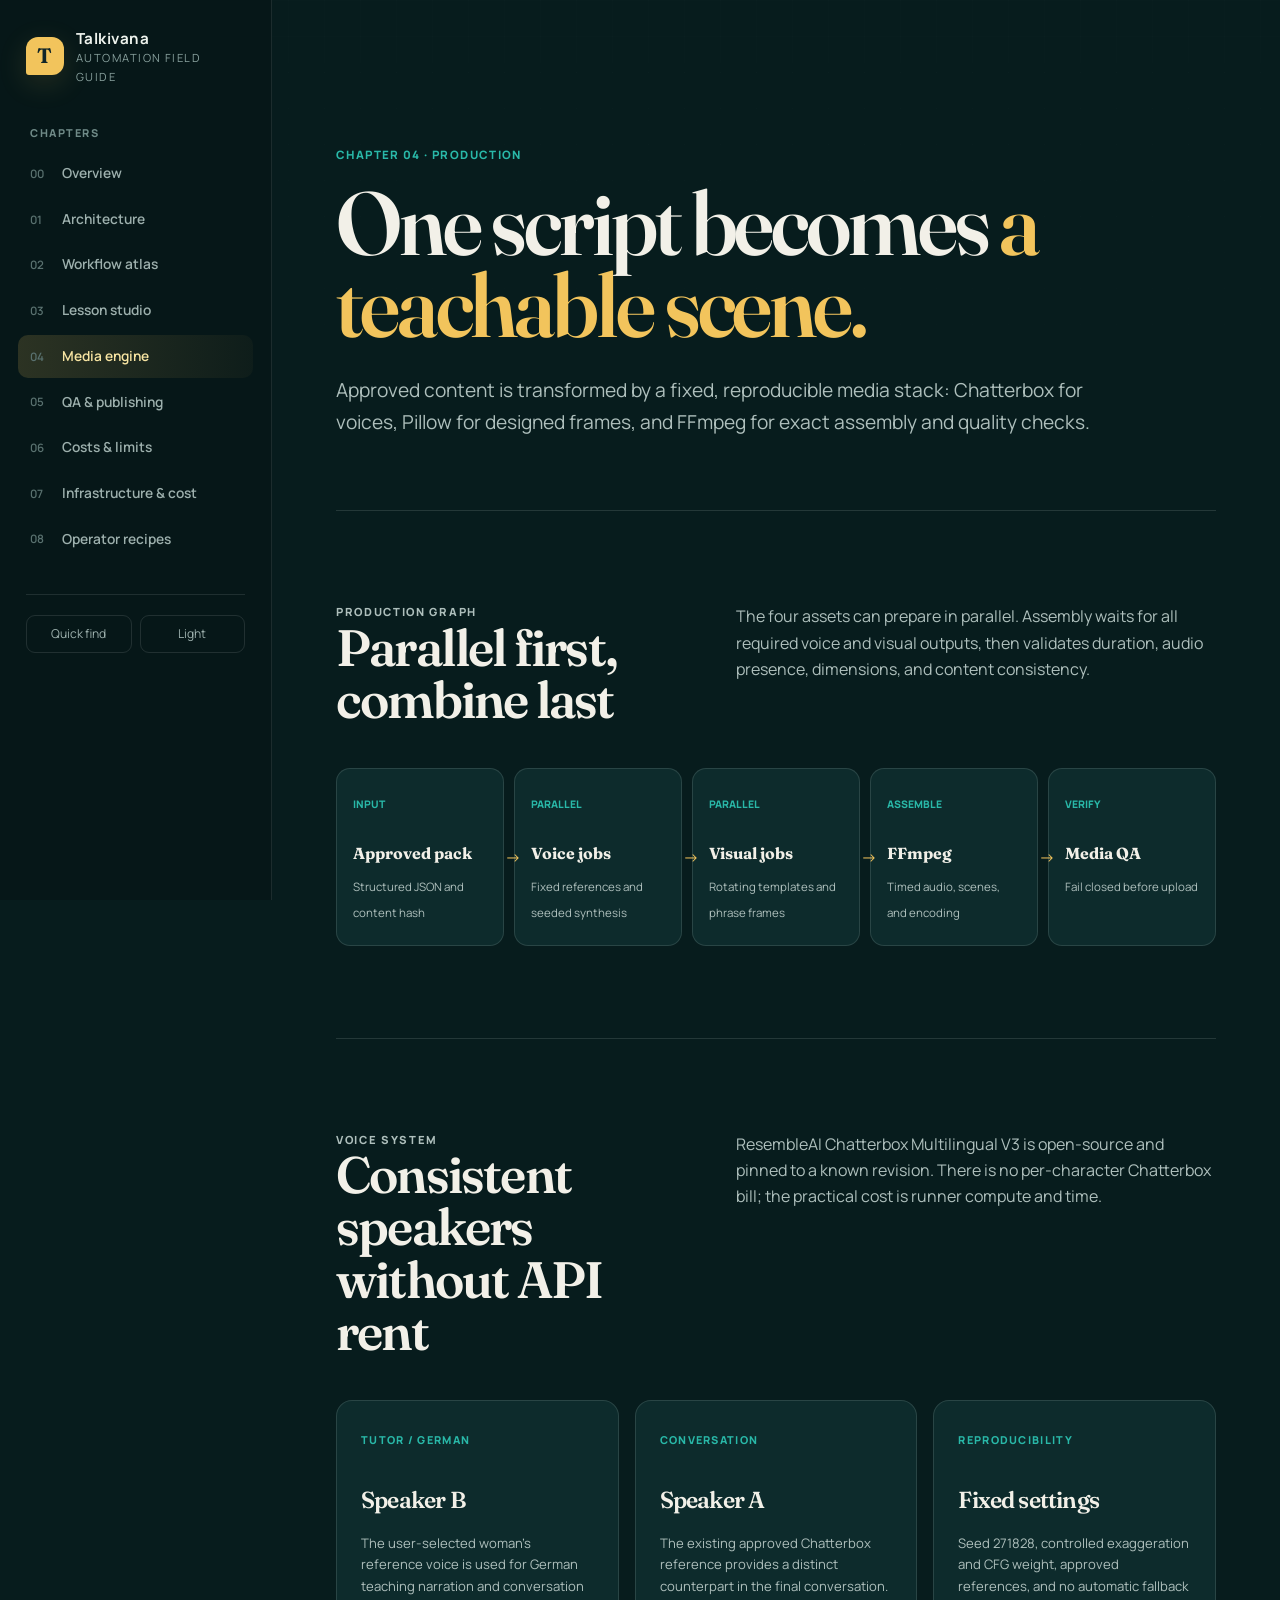
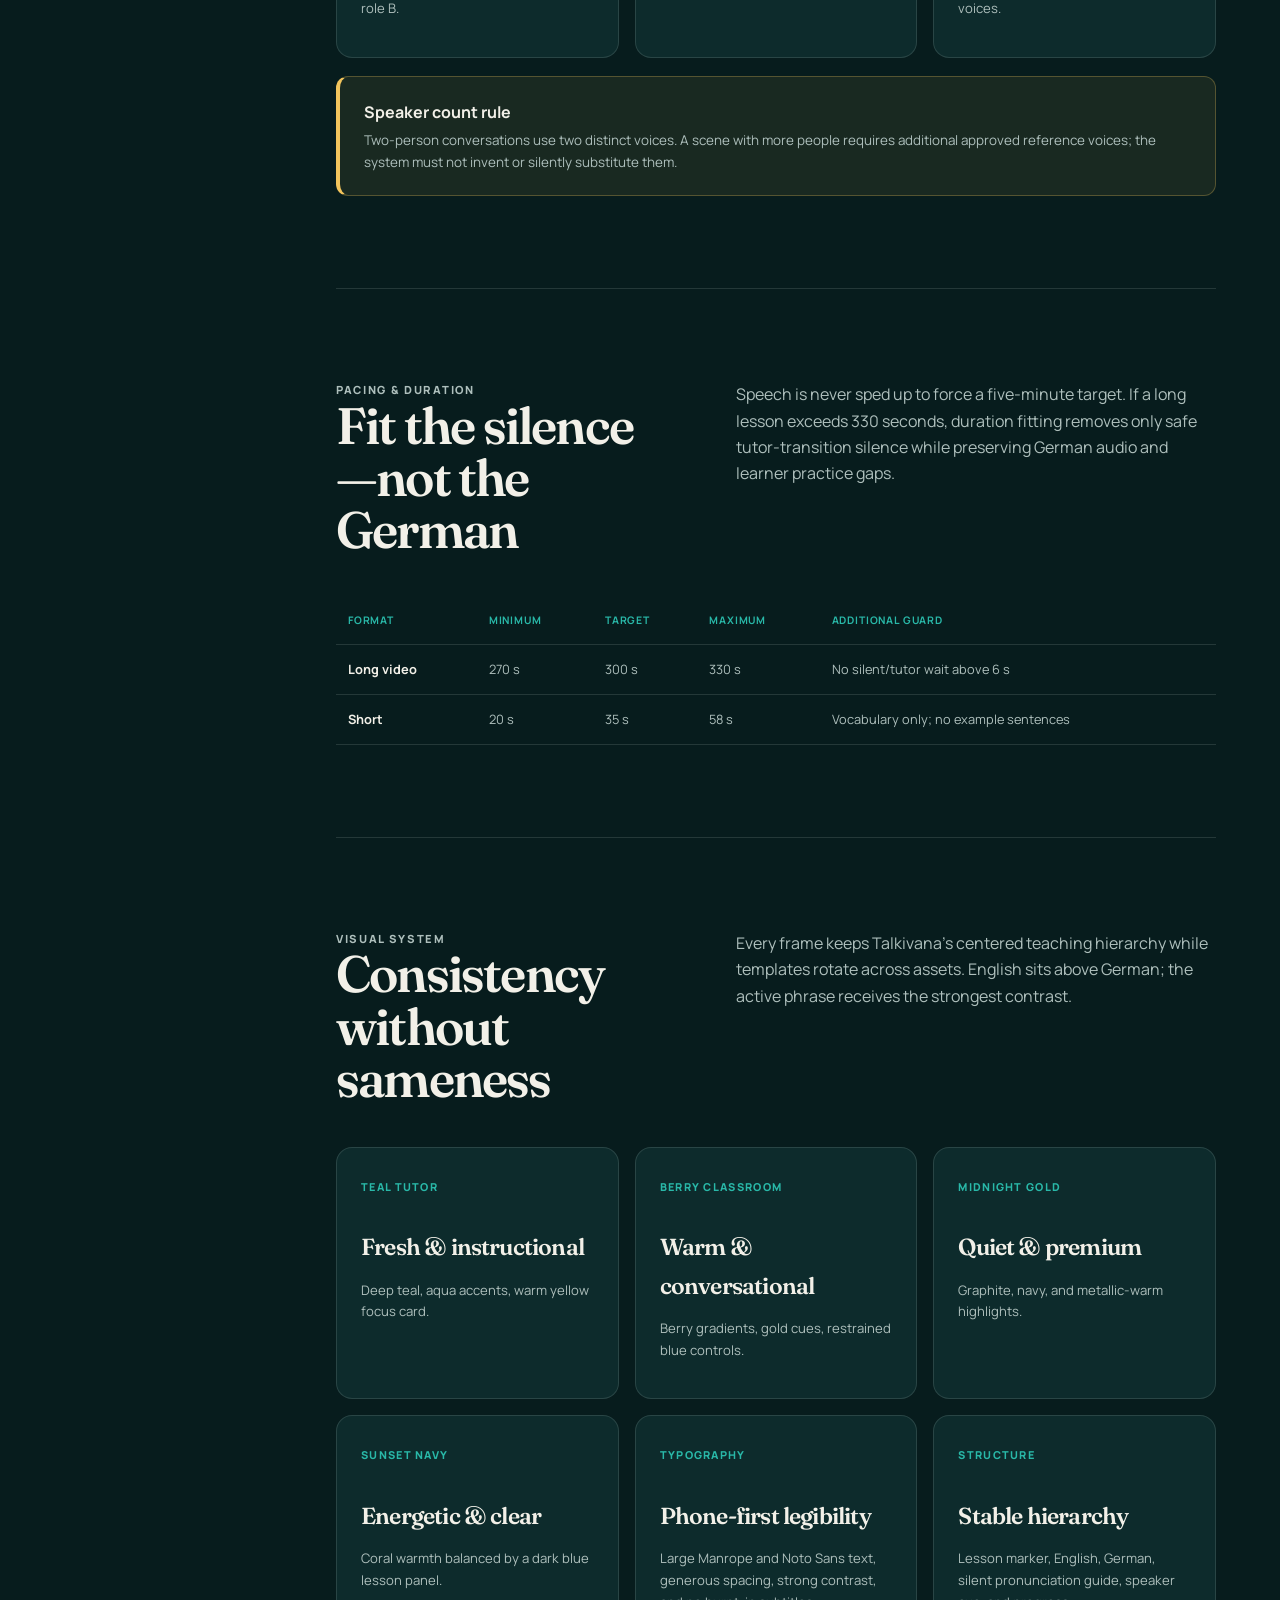
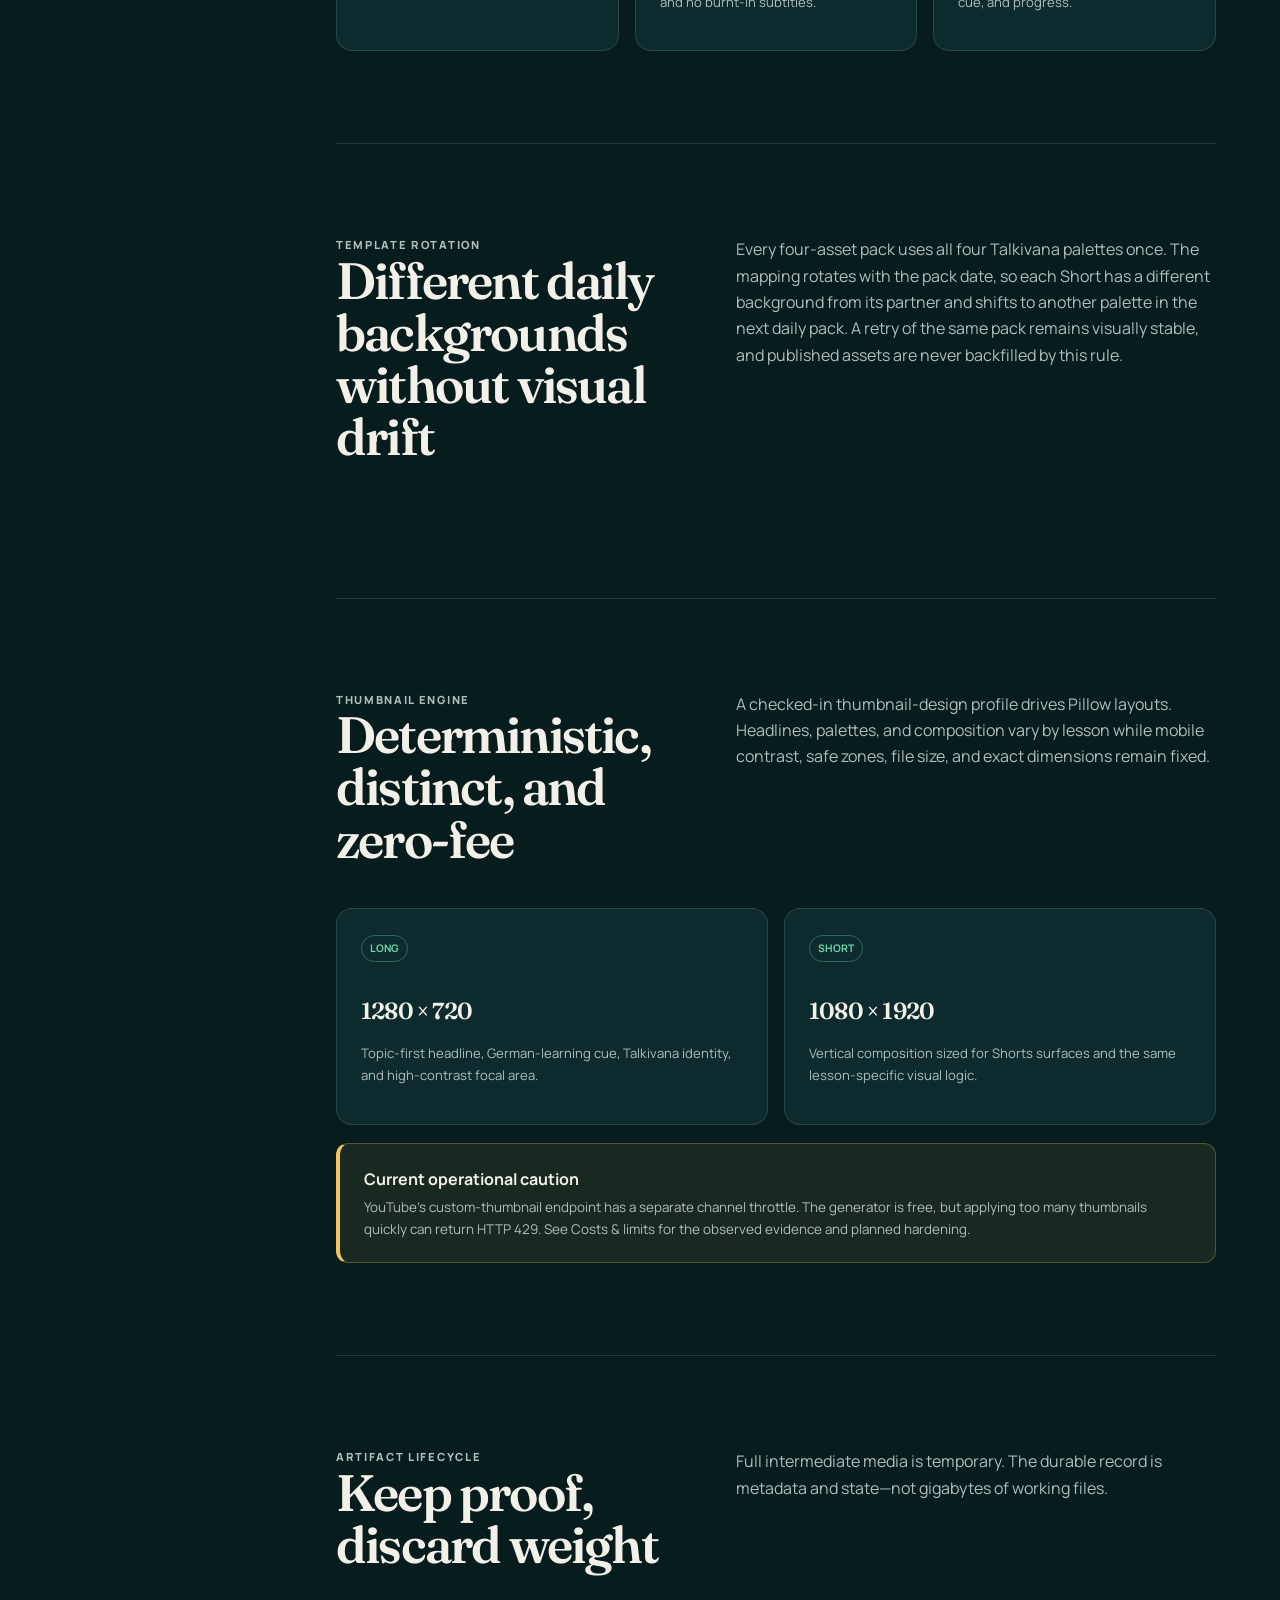
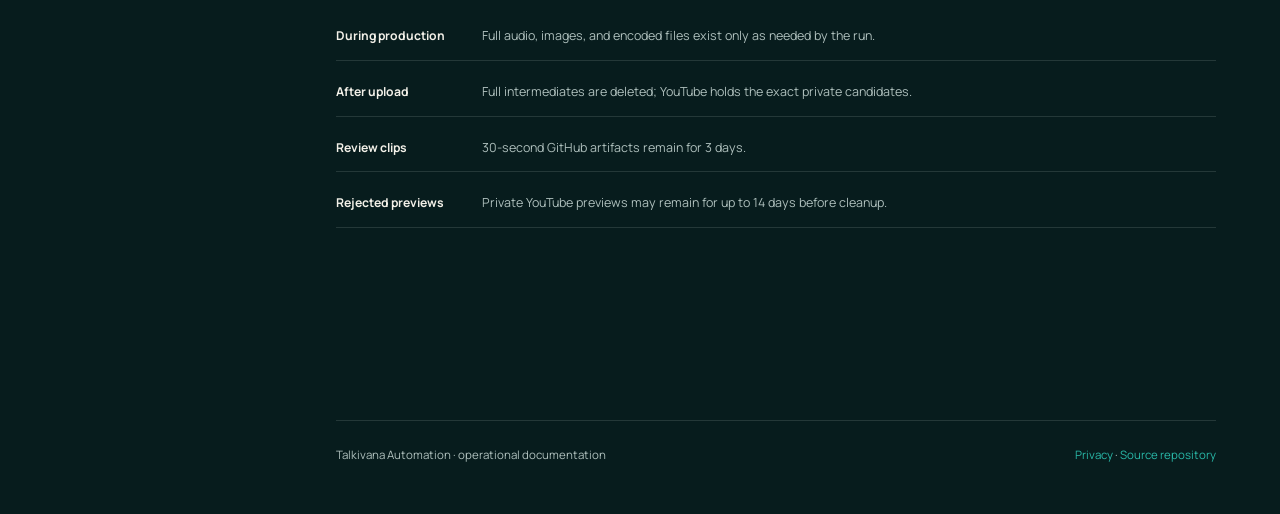
<file: docs/media-engine.html>
<!doctype html><html lang="en" data-theme="dark"><head><meta charset="utf-8"><meta name="viewport" content="width=device-width,initial-scale=1"><meta name="description" content="Voice, visual, thumbnail, and video rendering system for Talkivana."><meta name="theme-color" content="#071c1d"><title>Media Engine · Talkivana Field Guide</title><link rel="preconnect" href="https://fonts.googleapis.com"><link rel="preconnect" href="https://fonts.gstatic.com" crossorigin><link href="https://fonts.googleapis.com/css2?family=Fraunces:opsz,wght@9..144,500;9..144,650&family=Manrope:wght@400;500;600;700;800&display=swap" rel="stylesheet"><link rel="stylesheet" href="assets/styles.css"><script src="assets/app.js" defer></script></head>
<body data-page="media"><a class="skip-link" href="#main">Skip to content</a><div class="site-shell"><aside class="sidebar"><div data-site-nav></div></aside><main id="main" class="main-canvas"><header class="mobile-bar"><a class="mini-brand" href="index.html"><span class="brand-mark">T</span> Talkivana</a><button class="icon-button" data-menu-toggle aria-expanded="false">Menu</button></header>
<section class="page-hero reveal"><span class="chapter-tag">Chapter 04 · Production</span><h1>One script becomes <em>a teachable scene.</em></h1><p class="lede">Approved content is transformed by a fixed, reproducible media stack: Chatterbox for voices, Pillow for designed frames, and FFmpeg for exact assembly and quality checks.</p></section>
<div class="content-wrap">
  <section class="content-section reveal"><div class="content-intro"><div><p class="eyebrow">Production graph</p><h2>Parallel first, combine last</h2></div><p>The four assets can prepare in parallel. Assembly waits for all required voice and visual outputs, then validates duration, audio presence, dimensions, and content consistency.</p></div>
    <div class="flow-map"><div class="flow-step"><small>INPUT</small><strong>Approved pack</strong><span>Structured JSON and content hash</span></div><div class="flow-step"><small>PARALLEL</small><strong>Voice jobs</strong><span>Fixed references and seeded synthesis</span></div><div class="flow-step"><small>PARALLEL</small><strong>Visual jobs</strong><span>Rotating templates and phrase frames</span></div><div class="flow-step"><small>ASSEMBLE</small><strong>FFmpeg</strong><span>Timed audio, scenes, and encoding</span></div><div class="flow-step"><small>VERIFY</small><strong>Media QA</strong><span>Fail closed before upload</span></div></div>
  </section>
  <section class="content-section reveal"><div class="content-intro"><div><p class="eyebrow">Voice system</p><h2>Consistent speakers without API rent</h2></div><p>ResembleAI Chatterbox Multilingual V3 is open-source and pinned to a known revision. There is no per-character Chatterbox bill; the practical cost is runner compute and time.</p></div>
    <div class="card-grid"><article class="info-card"><span class="number">TUTOR / GERMAN</span><h3>Speaker B</h3><p>The user-selected woman’s reference voice is used for German teaching narration and conversation role B.</p></article><article class="info-card"><span class="number">CONVERSATION</span><h3>Speaker A</h3><p>The existing approved Chatterbox reference provides a distinct counterpart in the final conversation.</p></article><article class="info-card"><span class="number">REPRODUCIBILITY</span><h3>Fixed settings</h3><p>Seed 271828, controlled exaggeration and CFG weight, approved references, and no automatic fallback voices.</p></article></div>
    <div class="callout" style="margin-top:18px"><strong>Speaker count rule</strong><p>Two-person conversations use two distinct voices. A scene with more people requires additional approved reference voices; the system must not invent or silently substitute them.</p></div>
  </section>
  <section class="content-section reveal"><div class="content-intro"><div><p class="eyebrow">Pacing & duration</p><h2>Fit the silence—not the German</h2></div><p>Speech is never sped up to force a five-minute target. If a long lesson exceeds 330 seconds, duration fitting removes only safe tutor-transition silence while preserving German audio and learner practice gaps.</p></div>
    <table class="data-table"><thead><tr><th>Format</th><th>Minimum</th><th>Target</th><th>Maximum</th><th>Additional guard</th></tr></thead><tbody><tr><td>Long video</td><td>270 s</td><td>300 s</td><td>330 s</td><td>No silent/tutor wait above 6 s</td></tr><tr><td>Short</td><td>20 s</td><td>35 s</td><td>58 s</td><td>Vocabulary only; no example sentences</td></tr></tbody></table>
  </section>
  <section class="content-section reveal"><div class="content-intro"><div><p class="eyebrow">Visual system</p><h2>Consistency without sameness</h2></div><p>Every frame keeps Talkivana’s centered teaching hierarchy while templates rotate across assets. English sits above German; the active phrase receives the strongest contrast.</p></div>
    <div class="card-grid"><article class="info-card tone-teal"><span class="number">TEAL TUTOR</span><h3>Fresh & instructional</h3><p>Deep teal, aqua accents, warm yellow focus card.</p></article><article class="info-card tone-berry"><span class="number">BERRY CLASSROOM</span><h3>Warm & conversational</h3><p>Berry gradients, gold cues, restrained blue controls.</p></article><article class="info-card tone-gold"><span class="number">MIDNIGHT GOLD</span><h3>Quiet & premium</h3><p>Graphite, navy, and metallic-warm highlights.</p></article><article class="info-card tone-coral"><span class="number">SUNSET NAVY</span><h3>Energetic & clear</h3><p>Coral warmth balanced by a dark blue lesson panel.</p></article><article class="info-card"><span class="number">TYPOGRAPHY</span><h3>Phone-first legibility</h3><p>Large Manrope and Noto Sans text, generous spacing, strong contrast, and no burnt-in subtitles.</p></article><article class="info-card"><span class="number">STRUCTURE</span><h3>Stable hierarchy</h3><p>Lesson marker, English, German, silent pronunciation guide, speaker cue, and progress.</p></article></div>
  </section>
  <section class="content-section reveal"><div class="content-intro"><div><p class="eyebrow">Template rotation</p><h2>Different daily backgrounds without visual drift</h2></div><p>Every four-asset pack uses all four Talkivana palettes once. The mapping rotates with the pack date, so each Short has a different background from its partner and shifts to another palette in the next daily pack. A retry of the same pack remains visually stable, and published assets are never backfilled by this rule.</p></div></section>
  <section class="content-section reveal"><div class="content-intro"><div><p class="eyebrow">Thumbnail engine</p><h2>Deterministic, distinct, and zero-fee</h2></div><p>A checked-in thumbnail-design profile drives Pillow layouts. Headlines, palettes, and composition vary by lesson while mobile contrast, safe zones, file size, and exact dimensions remain fixed.</p></div>
    <div class="split-panel"><article class="info-card"><span class="pill good">LONG</span><h3>1280 × 720</h3><p>Topic-first headline, German-learning cue, Talkivana identity, and high-contrast focal area.</p></article><article class="info-card"><span class="pill good">SHORT</span><h3>1080 × 1920</h3><p>Vertical composition sized for Shorts surfaces and the same lesson-specific visual logic.</p></article></div>
    <div class="callout" style="margin-top:18px"><strong>Current operational caution</strong><p>YouTube’s custom-thumbnail endpoint has a separate channel throttle. The generator is free, but applying too many thumbnails quickly can return HTTP 429. See Costs & limits for the observed evidence and planned hardening.</p></div>
  </section>
  <section class="content-section reveal"><div class="content-intro"><div><p class="eyebrow">Artifact lifecycle</p><h2>Keep proof, discard weight</h2></div><p>Full intermediate media is temporary. The durable record is metadata and state—not gigabytes of working files.</p></div>
    <div class="status-list"><div class="status-row"><strong>During production</strong><span>Full audio, images, and encoded files exist only as needed by the run.</span></div><div class="status-row"><strong>After upload</strong><span>Full intermediates are deleted; YouTube holds the exact private candidates.</span></div><div class="status-row"><strong>Review clips</strong><span>30-second GitHub artifacts remain for 3 days.</span></div><div class="status-row"><strong>Rejected previews</strong><span>Private YouTube previews may remain for up to 14 days before cleanup.</span></div></div>
  </section>
</div><footer data-site-footer></footer></main></div></body></html>
</file>
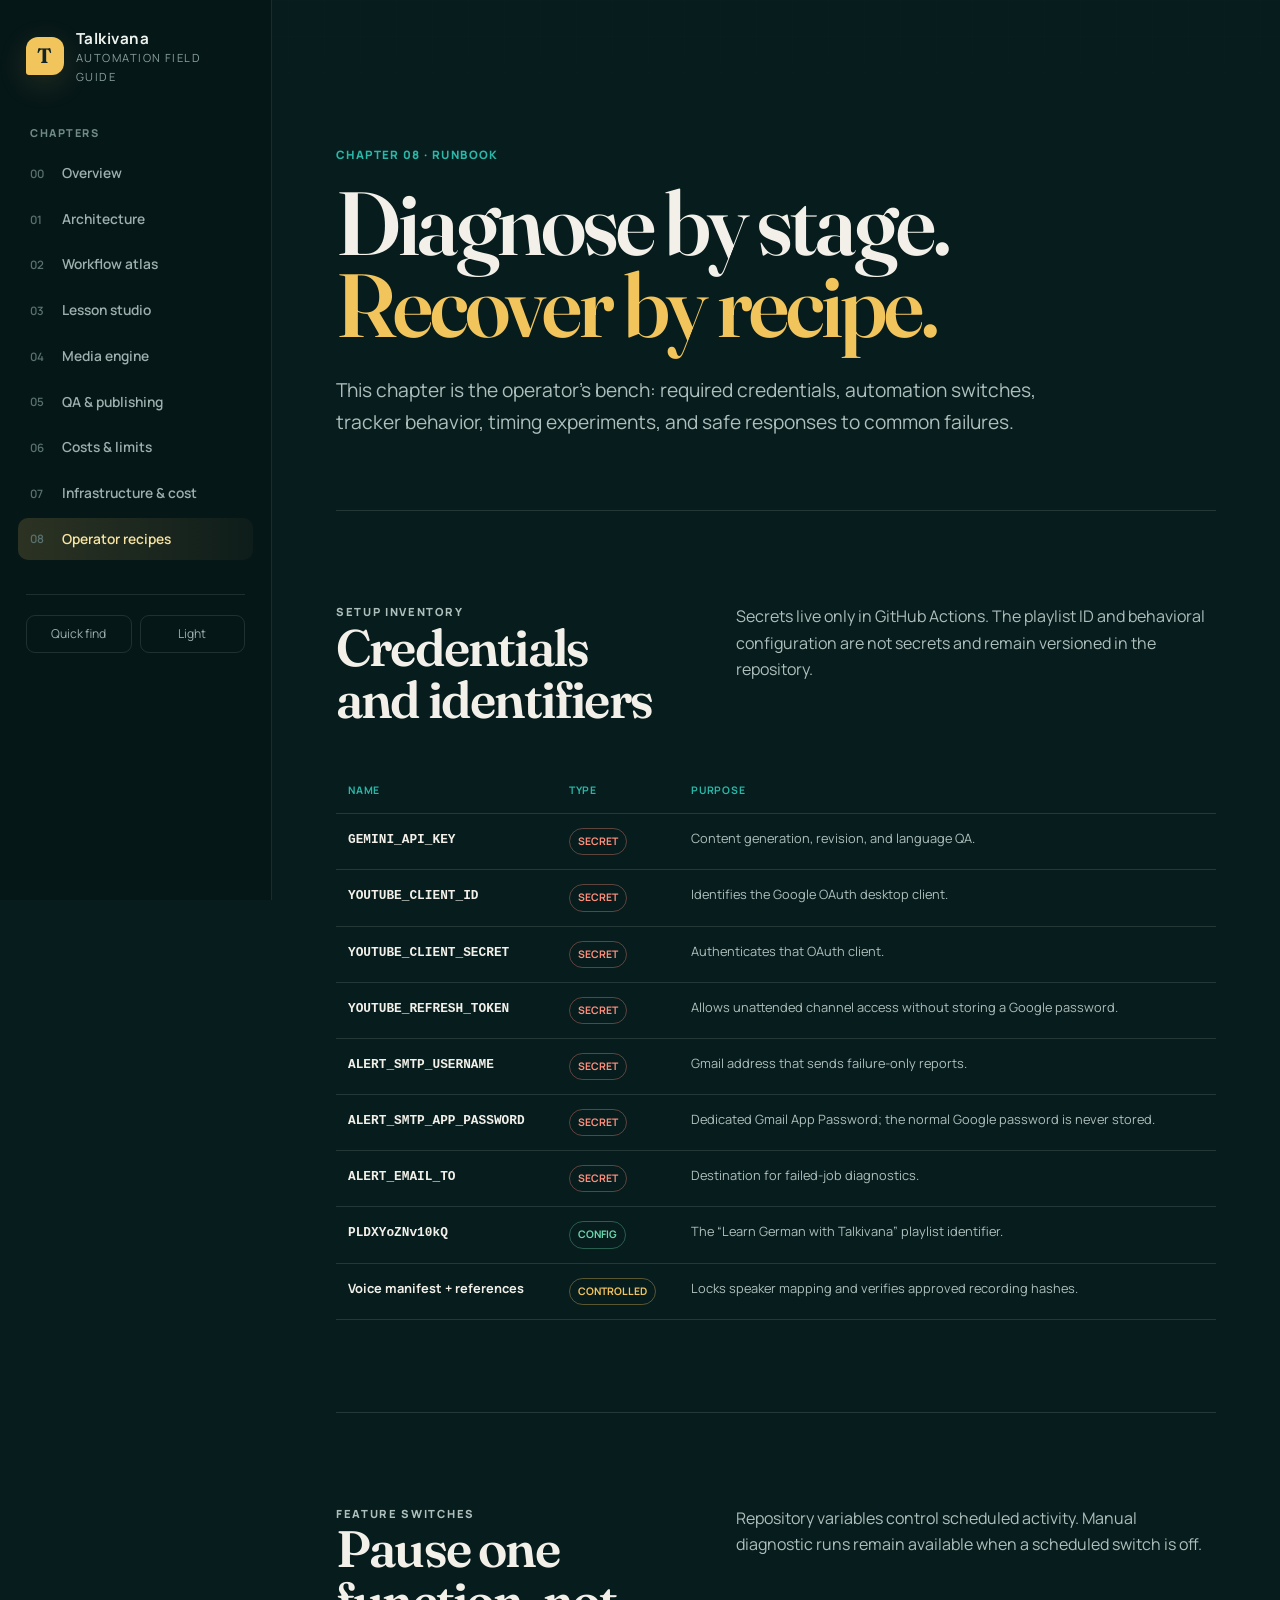
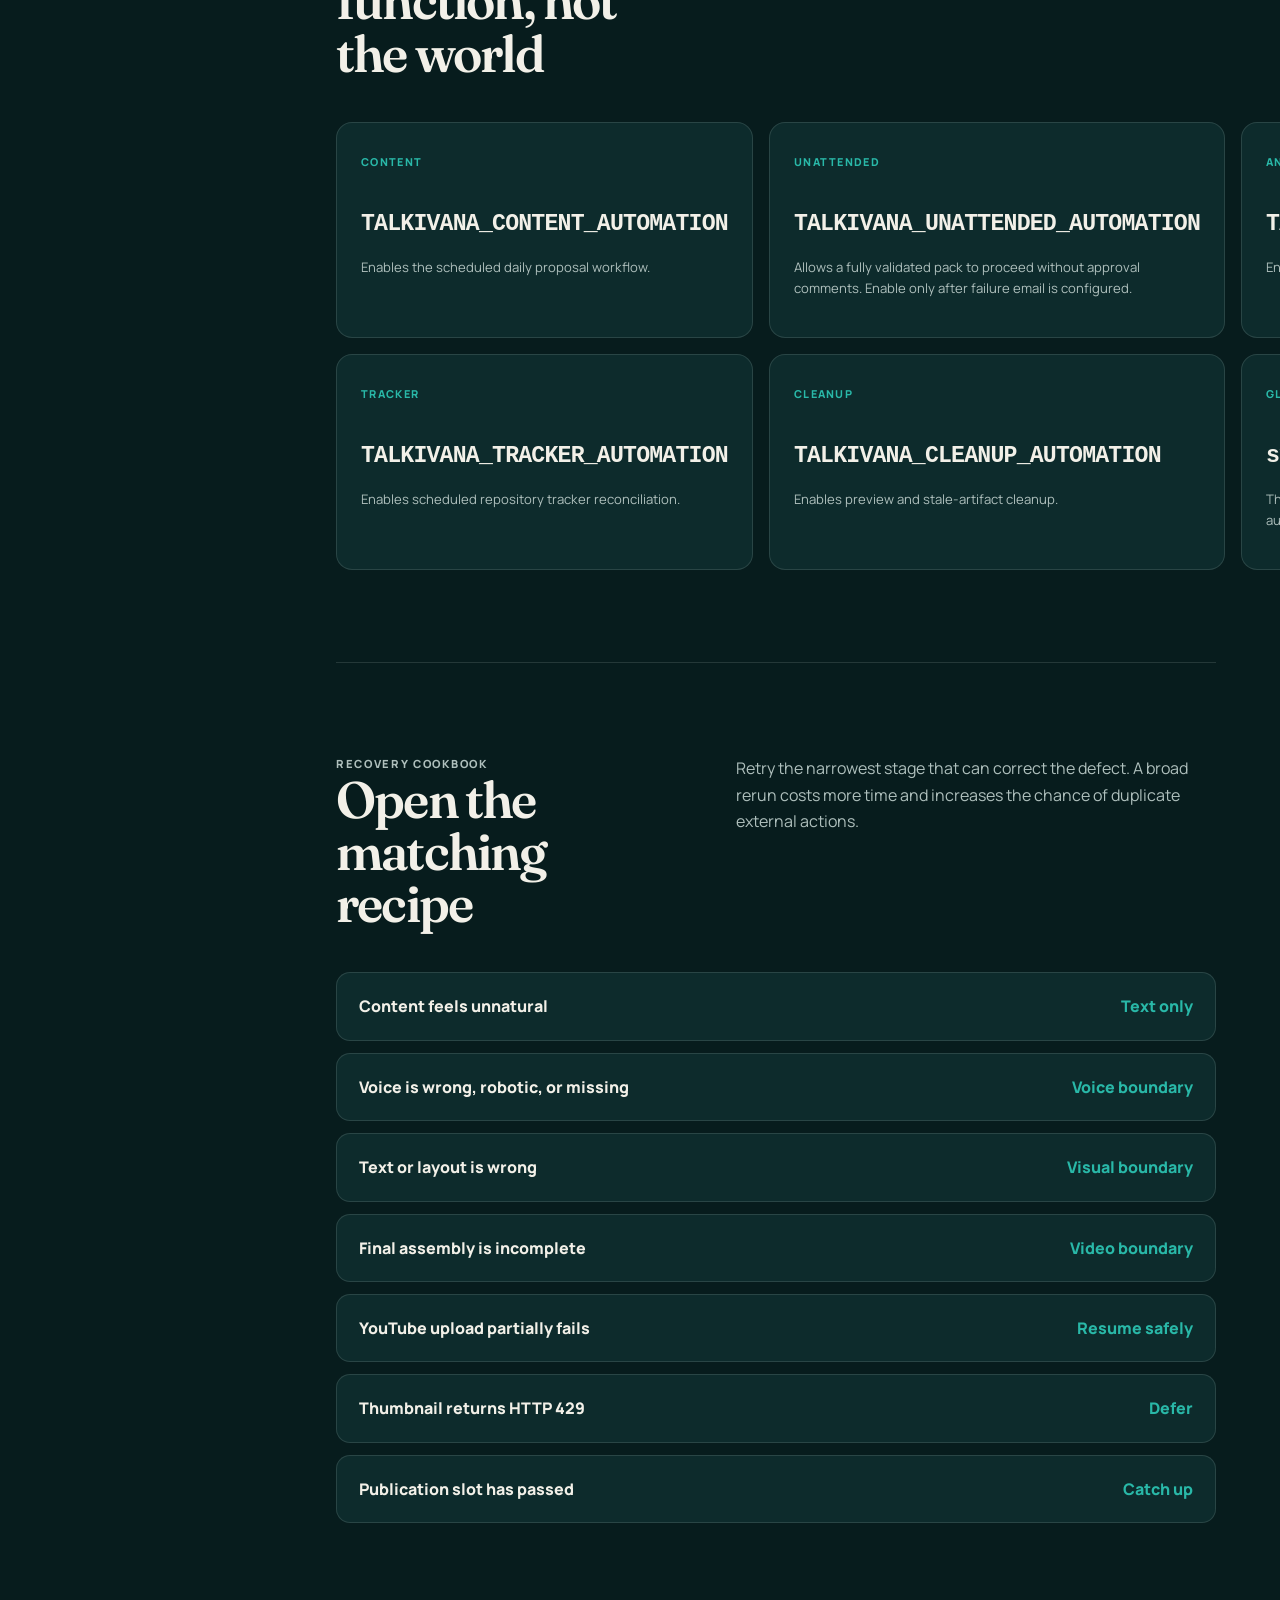
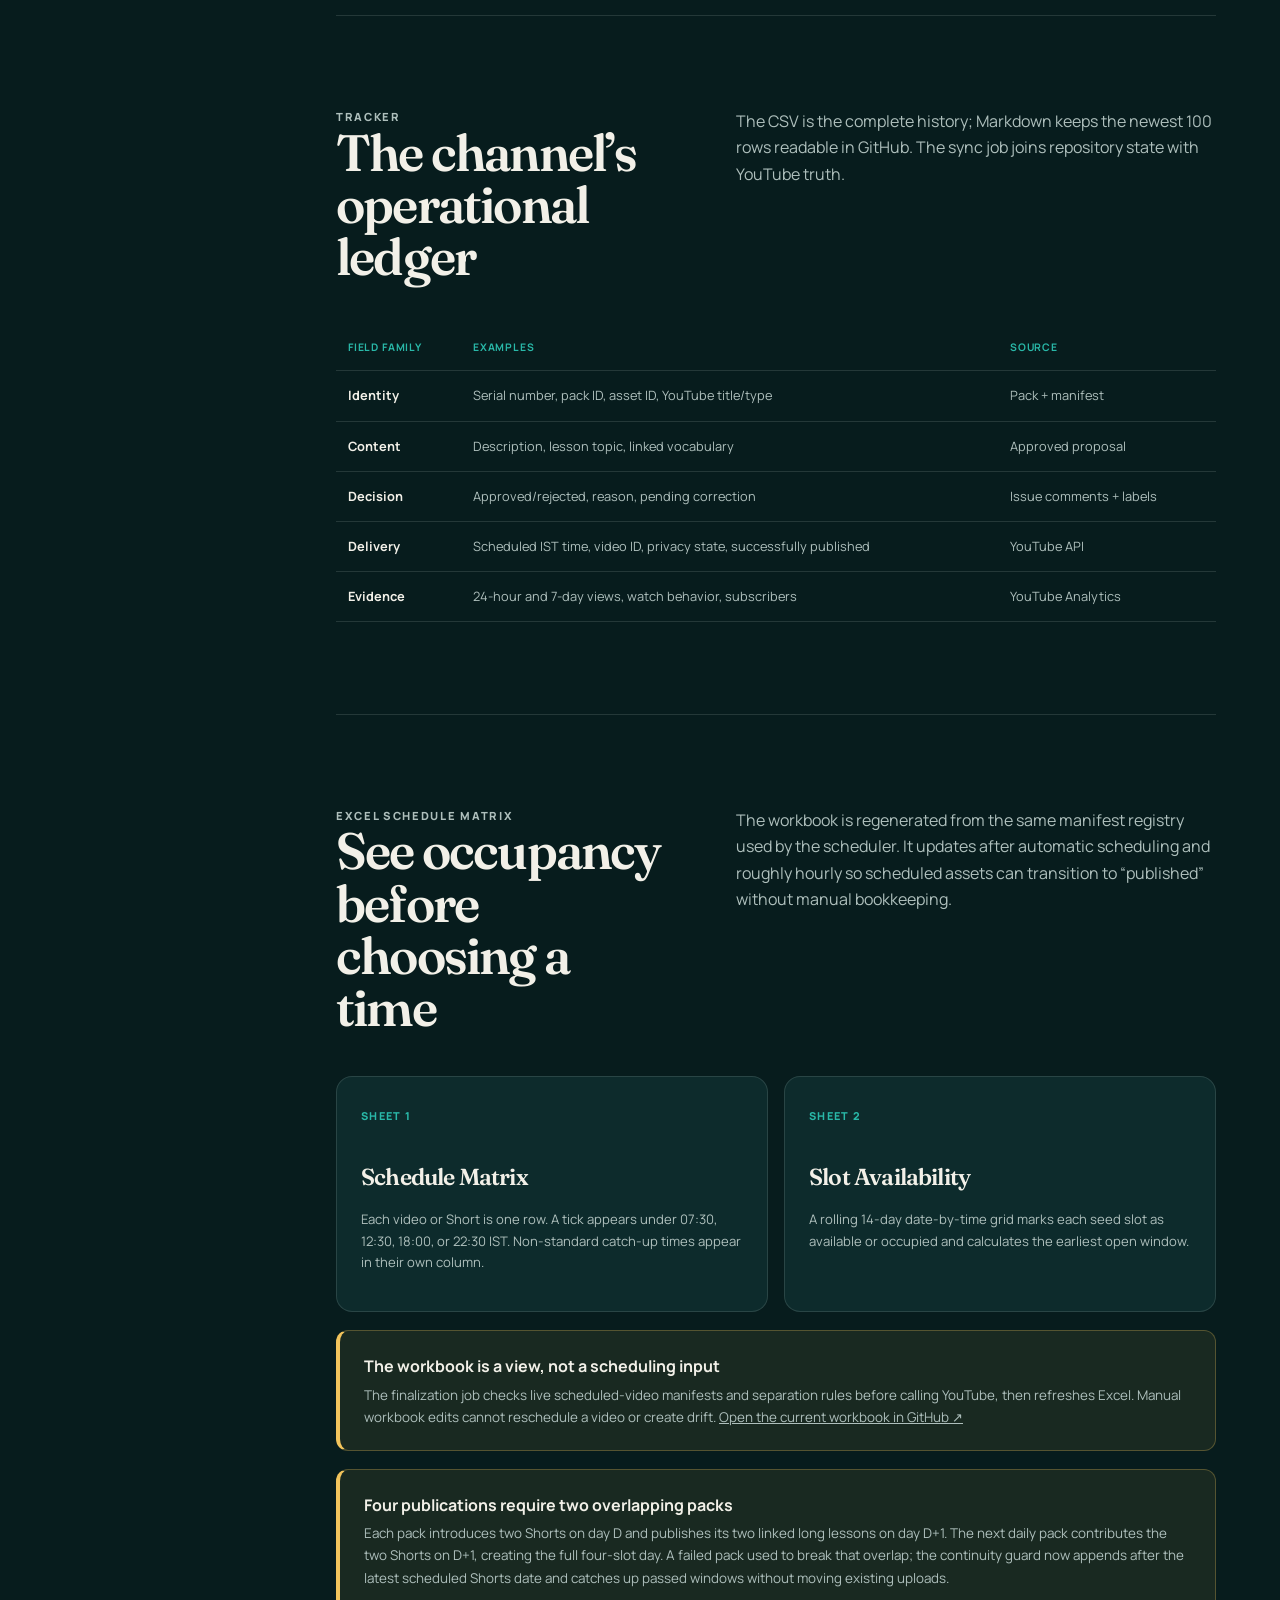
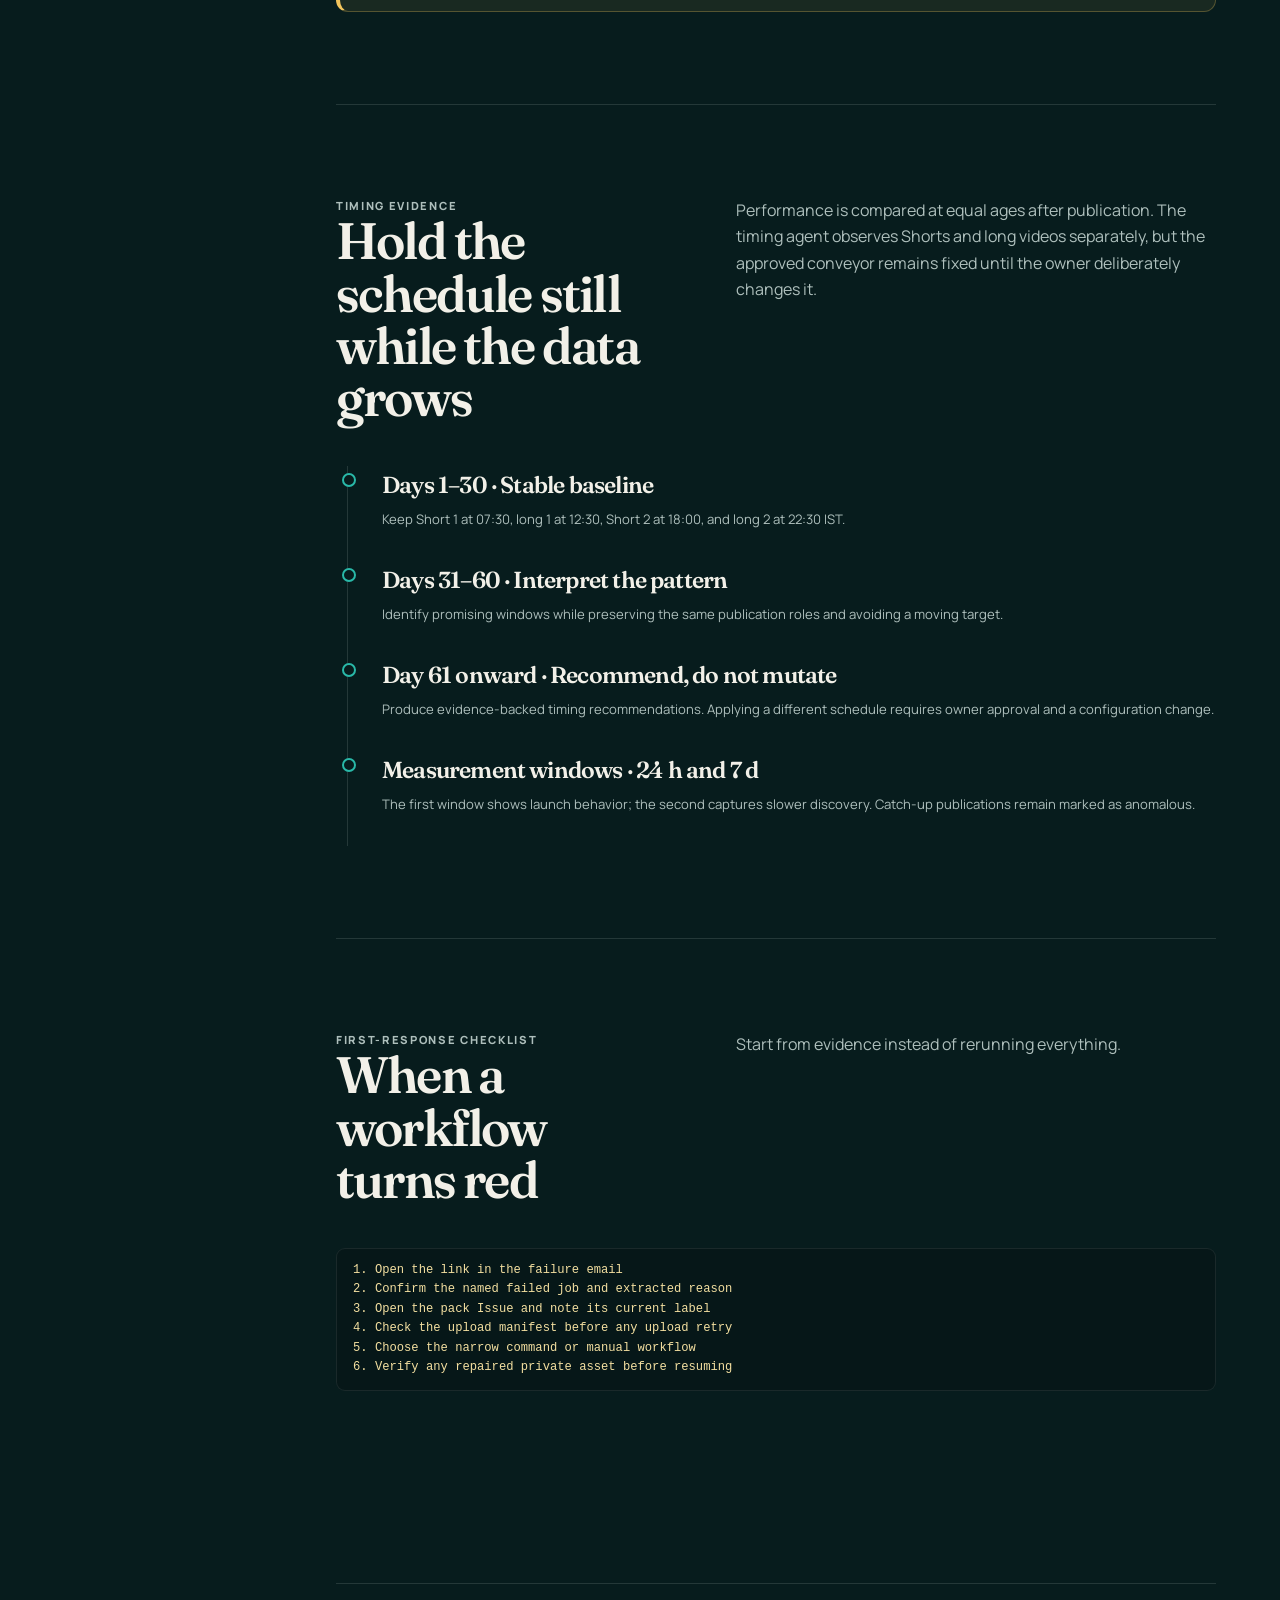
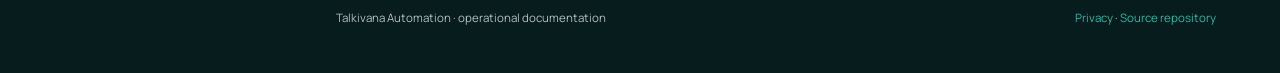
<file: docs/operations.html>
<!doctype html><html lang="en" data-theme="dark"><head><meta charset="utf-8"><meta name="viewport" content="width=device-width,initial-scale=1"><meta name="description" content="Setup, recovery, analytics, and operator recipes for Talkivana Automation."><meta name="theme-color" content="#071c1d"><title>Operator Recipes · Talkivana Field Guide</title><link rel="preconnect" href="https://fonts.googleapis.com"><link rel="preconnect" href="https://fonts.gstatic.com" crossorigin><link href="https://fonts.googleapis.com/css2?family=Fraunces:opsz,wght@9..144,500;9..144,650&family=Manrope:wght@400;500;600;700;800&display=swap" rel="stylesheet"><link rel="stylesheet" href="assets/styles.css"><script src="assets/app.js" defer></script></head>
<body data-page="operations"><a class="skip-link" href="#main">Skip to content</a><div class="site-shell"><aside class="sidebar"><div data-site-nav></div></aside><main id="main" class="main-canvas"><header class="mobile-bar"><a class="mini-brand" href="index.html"><span class="brand-mark">T</span> Talkivana</a><button class="icon-button" data-menu-toggle aria-expanded="false">Menu</button></header>
<section class="page-hero reveal"><span class="chapter-tag">Chapter 08 · Runbook</span><h1>Diagnose by stage. <em>Recover by recipe.</em></h1><p class="lede">This chapter is the operator’s bench: required credentials, automation switches, tracker behavior, timing experiments, and safe responses to common failures.</p></section>
<div class="content-wrap">
  <section class="content-section reveal"><div class="content-intro"><div><p class="eyebrow">Setup inventory</p><h2>Credentials and identifiers</h2></div><p>Secrets live only in GitHub Actions. The playlist ID and behavioral configuration are not secrets and remain versioned in the repository.</p></div>
    <table class="data-table"><thead><tr><th>Name</th><th>Type</th><th>Purpose</th></tr></thead><tbody>
      <tr><td><code>GEMINI_API_KEY</code></td><td><span class="pill stop">SECRET</span></td><td>Content generation, revision, and language QA.</td></tr>
      <tr><td><code>YOUTUBE_CLIENT_ID</code></td><td><span class="pill stop">SECRET</span></td><td>Identifies the Google OAuth desktop client.</td></tr>
      <tr><td><code>YOUTUBE_CLIENT_SECRET</code></td><td><span class="pill stop">SECRET</span></td><td>Authenticates that OAuth client.</td></tr>
      <tr><td><code>YOUTUBE_REFRESH_TOKEN</code></td><td><span class="pill stop">SECRET</span></td><td>Allows unattended channel access without storing a Google password.</td></tr>
      <tr><td><code>ALERT_SMTP_USERNAME</code></td><td><span class="pill stop">SECRET</span></td><td>Gmail address that sends failure-only reports.</td></tr>
      <tr><td><code>ALERT_SMTP_APP_PASSWORD</code></td><td><span class="pill stop">SECRET</span></td><td>Dedicated Gmail App Password; the normal Google password is never stored.</td></tr>
      <tr><td><code>ALERT_EMAIL_TO</code></td><td><span class="pill stop">SECRET</span></td><td>Destination for failed-job diagnostics.</td></tr>
      <tr><td><code>PLDXYoZNv10kQ</code></td><td><span class="pill good">CONFIG</span></td><td>The “Learn German with Talkivana” playlist identifier.</td></tr>
      <tr><td>Voice manifest + references</td><td><span class="pill warn">CONTROLLED</span></td><td>Locks speaker mapping and verifies approved recording hashes.</td></tr>
    </tbody></table>
  </section>
  <section class="content-section reveal"><div class="content-intro"><div><p class="eyebrow">Feature switches</p><h2>Pause one function, not the world</h2></div><p>Repository variables control scheduled activity. Manual diagnostic runs remain available when a scheduled switch is off.</p></div>
    <div class="card-grid"><article class="info-card"><span class="number">CONTENT</span><h3><code>TALKIVANA_CONTENT_AUTOMATION</code></h3><p>Enables the scheduled daily proposal workflow.</p></article><article class="info-card"><span class="number">UNATTENDED</span><h3><code>TALKIVANA_UNATTENDED_AUTOMATION</code></h3><p>Allows a fully validated pack to proceed without approval comments. Enable only after failure email is configured.</p></article><article class="info-card"><span class="number">ANALYTICS</span><h3><code>TALKIVANA_ANALYTICS_AUTOMATION</code></h3><p>Enables timing data collection and schedule learning.</p></article><article class="info-card"><span class="number">TRACKER</span><h3><code>TALKIVANA_TRACKER_AUTOMATION</code></h3><p>Enables scheduled repository tracker reconciliation.</p></article><article class="info-card"><span class="number">CLEANUP</span><h3><code>TALKIVANA_CLEANUP_AUTOMATION</code></h3><p>Enables preview and stale-artifact cleanup.</p></article><article class="info-card"><span class="number">GLOBAL</span><h3><code>system.enabled</code></h3><p>The configuration-level emergency stop for the overall automation.</p></article></div>
  </section>
  <section class="content-section reveal"><div class="content-intro"><div><p class="eyebrow">Recovery cookbook</p><h2>Open the matching recipe</h2></div><p>Retry the narrowest stage that can correct the defect. A broad rerun costs more time and increases the chance of duplicate external actions.</p></div>
    <div class="recipe-list">
      <details class="recipe"><summary>Content feels unnatural <span>Text only</span></summary><div class="recipe-body"><ol><li>Comment <code>REVISE CONTENT:</code> with concrete examples.</li><li>Check the regenerated A/B arc, register, vocabulary links, and translations.</li><li>Use <code>APPROVE CONTENT</code> only after the complete pack is teachable.</li></ol></div></details>
      <details class="recipe"><summary>Voice is wrong, robotic, or missing <span>Voice boundary</span></summary><div class="recipe-body"><ol><li>Comment <code>RETRY VOICE:</code> and name the asset, speaker, line, and desired change.</li><li>Verify fixed reference mapping; do not permit fallback voices.</li><li>Use the private asset and audit Issue to verify the exceptional repair.</li></ol></div></details>
      <details class="recipe"><summary>Text or layout is wrong <span>Visual boundary</span></summary><div class="recipe-body"><ol><li>Comment <code>RETRY VISUALS:</code> with the slide or phrase.</li><li>Confirm English remains above German and pronunciation stays visible but silent.</li><li>Verify mobile legibility and synchronization.</li></ol></div></details>
      <details class="recipe"><summary>Final assembly is incomplete <span>Video boundary</span></summary><div class="recipe-body"><ol><li>Use <code>RETRY VIDEO:</code> for missing segments, audio/video drift, or incorrect assembly.</li><li>Preserve already approved content unless the defect reveals a content error.</li><li>Review the entire rebuilt private video.</li></ol></div></details>
      <details class="recipe"><summary>YouTube upload partially fails <span>Resume safely</span></summary><div class="recipe-body"><ol><li>Read the upload manifest before retrying.</li><li>Reuse recorded YouTube IDs for completed assets.</li><li>Upload only missing assets; never restart blindly.</li><li>Keep everything private until all required files are present.</li></ol></div></details>
      <details class="recipe"><summary>Thumbnail returns HTTP 429 <span>Defer</span></summary><div class="recipe-body"><ol><li>Do not repeatedly retry.</li><li>Preserve the private video ID and mark thumbnail application deferred.</li><li>Wait through the cooling window and protect the normal daily budget.</li><li>Run a bounded backfill later without changing schedule or metadata.</li></ol></div></details>
      <details class="recipe"><summary>Publication slot has passed <span>Catch up</span></summary><div class="recipe-body"><ol><li>After automatic QA, apply the five-minute API buffer.</li><li>Space multiple missed assets by at least 30 minutes.</li><li>Tag the run as catch-up so timing analysis excludes it.</li></ol></div></details>
    </div>
  </section>
  <section class="content-section reveal"><div class="content-intro"><div><p class="eyebrow">Tracker</p><h2>The channel’s operational ledger</h2></div><p>The CSV is the complete history; Markdown keeps the newest 100 rows readable in GitHub. The sync job joins repository state with YouTube truth.</p></div>
    <table class="data-table"><thead><tr><th>Field family</th><th>Examples</th><th>Source</th></tr></thead><tbody><tr><td>Identity</td><td>Serial number, pack ID, asset ID, YouTube title/type</td><td>Pack + manifest</td></tr><tr><td>Content</td><td>Description, lesson topic, linked vocabulary</td><td>Approved proposal</td></tr><tr><td>Decision</td><td>Approved/rejected, reason, pending correction</td><td>Issue comments + labels</td></tr><tr><td>Delivery</td><td>Scheduled IST time, video ID, privacy state, successfully published</td><td>YouTube API</td></tr><tr><td>Evidence</td><td>24-hour and 7-day views, watch behavior, subscribers</td><td>YouTube Analytics</td></tr></tbody></table>
  </section>
  <section class="content-section reveal"><div class="content-intro"><div><p class="eyebrow">Excel schedule matrix</p><h2>See occupancy before choosing a time</h2></div><p>The workbook is regenerated from the same manifest registry used by the scheduler. It updates after automatic scheduling and roughly hourly so scheduled assets can transition to “published” without manual bookkeeping.</p></div>
    <div class="split-panel"><article class="info-card"><span class="number">SHEET 1</span><h3>Schedule Matrix</h3><p>Each video or Short is one row. A tick appears under 07:30, 12:30, 18:00, or 22:30 IST. Non-standard catch-up times appear in their own column.</p></article><article class="info-card"><span class="number">SHEET 2</span><h3>Slot Availability</h3><p>A rolling 14-day date-by-time grid marks each seed slot as available or occupied and calculates the earliest open window.</p></article></div>
    <div class="callout" style="margin-top:18px"><strong>The workbook is a view, not a scheduling input</strong><p>The finalization job checks live scheduled-video manifests and separation rules before calling YouTube, then refreshes Excel. Manual workbook edits cannot reschedule a video or create drift. <a href="https://github.com/Indusvalley7/talkivana-automation/blob/main/tracker/publishing_schedule.xlsx">Open the current workbook in GitHub ↗</a></p></div>
    <div class="callout" style="margin-top:18px"><strong>Four publications require two overlapping packs</strong><p>Each pack introduces two Shorts on day D and publishes its two linked long lessons on day D+1. The next daily pack contributes the two Shorts on D+1, creating the full four-slot day. A failed pack used to break that overlap; the continuity guard now appends after the latest scheduled Shorts date and catches up passed windows without moving existing uploads.</p></div>
  </section>
  <section class="content-section reveal"><div class="content-intro"><div><p class="eyebrow">Timing evidence</p><h2>Hold the schedule still while the data grows</h2></div><p>Performance is compared at equal ages after publication. The timing agent observes Shorts and long videos separately, but the approved conveyor remains fixed until the owner deliberately changes it.</p></div>
    <div class="timeline"><article class="timeline-item"><h3>Days 1–30 · Stable baseline</h3><p>Keep Short 1 at 07:30, long 1 at 12:30, Short 2 at 18:00, and long 2 at 22:30 IST.</p></article><article class="timeline-item"><h3>Days 31–60 · Interpret the pattern</h3><p>Identify promising windows while preserving the same publication roles and avoiding a moving target.</p></article><article class="timeline-item"><h3>Day 61 onward · Recommend, do not mutate</h3><p>Produce evidence-backed timing recommendations. Applying a different schedule requires owner approval and a configuration change.</p></article><article class="timeline-item"><h3>Measurement windows · 24 h and 7 d</h3><p>The first window shows launch behavior; the second captures slower discovery. Catch-up publications remain marked as anomalous.</p></article></div>
  </section>
  <section class="content-section reveal"><div class="content-intro"><div><p class="eyebrow">First-response checklist</p><h2>When a workflow turns red</h2></div><p>Start from evidence instead of rerunning everything.</p></div>
    <div class="code-strip">1. Open the link in the failure email<br>2. Confirm the named failed job and extracted reason<br>3. Open the pack Issue and note its current label<br>4. Check the upload manifest before any upload retry<br>5. Choose the narrow command or manual workflow<br>6. Verify any repaired private asset before resuming</div>
  </section>
</div><footer data-site-footer></footer></main></div></body></html>
</file>
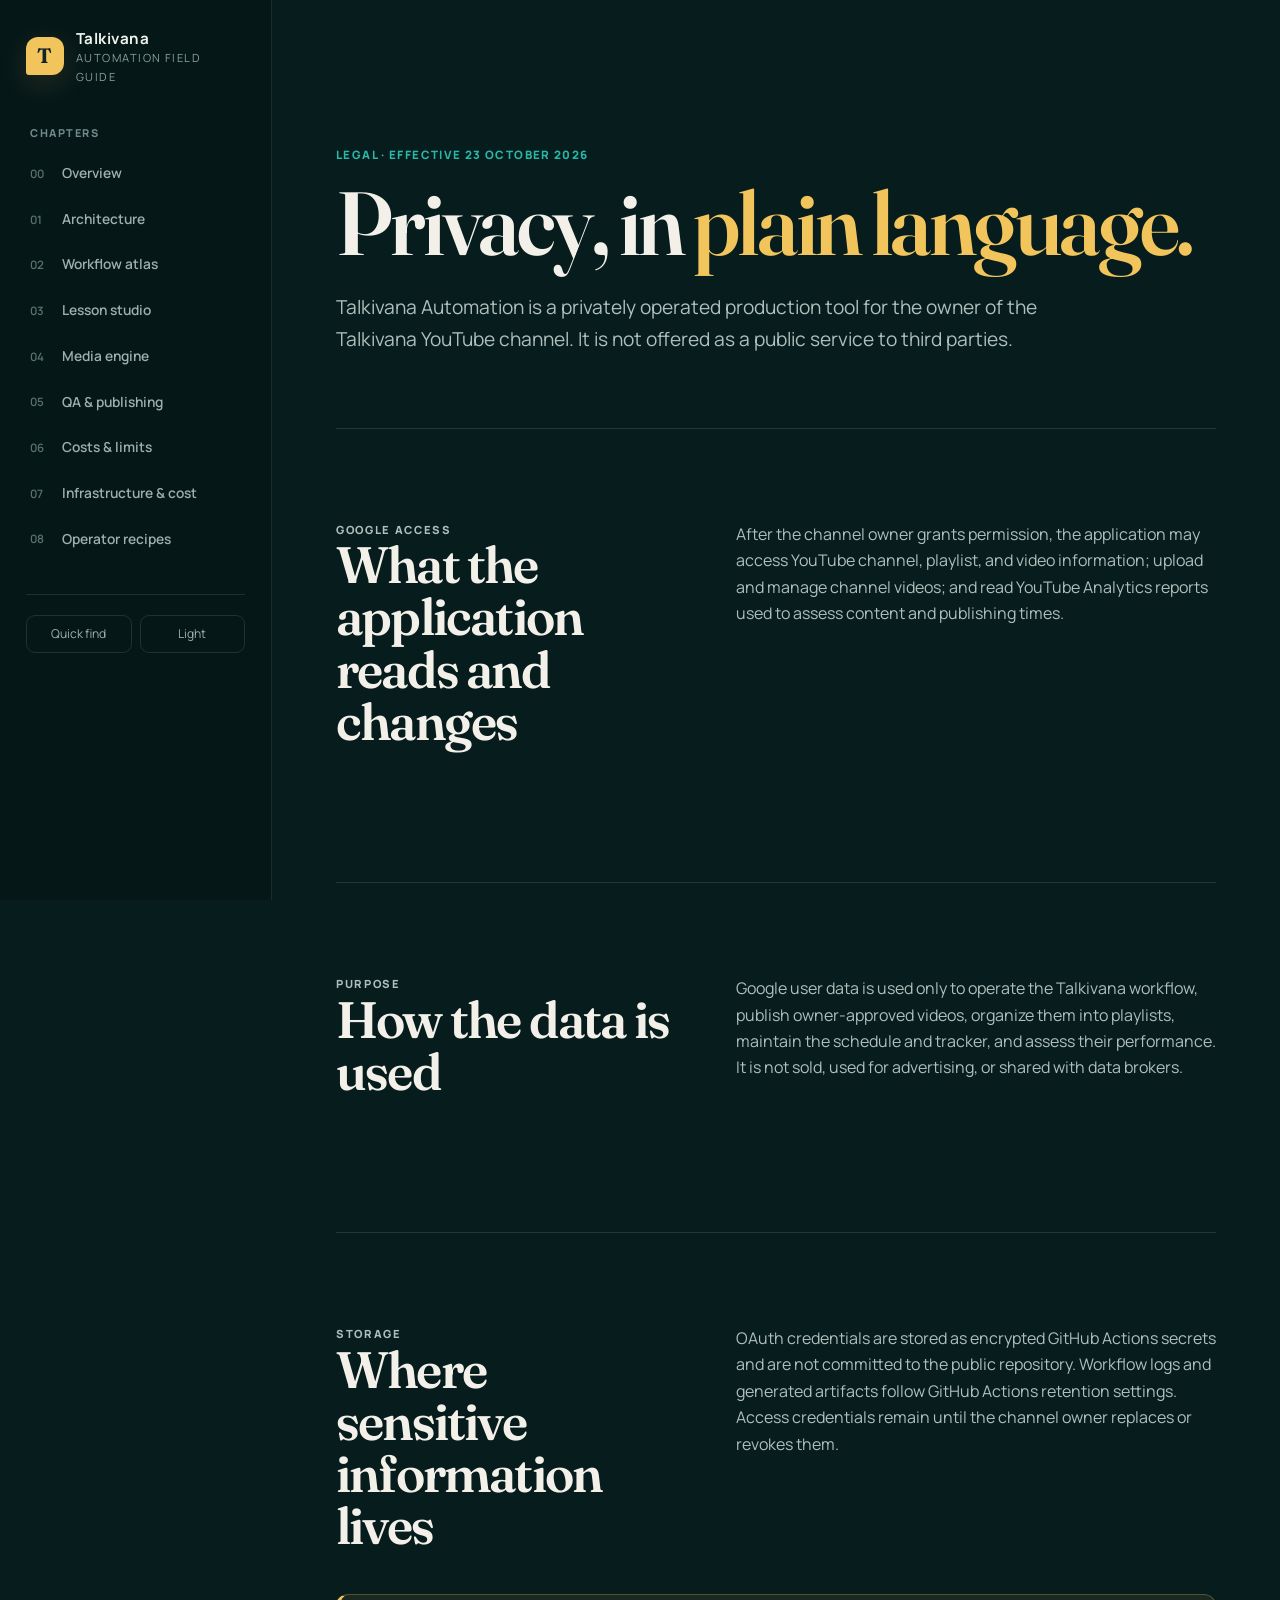
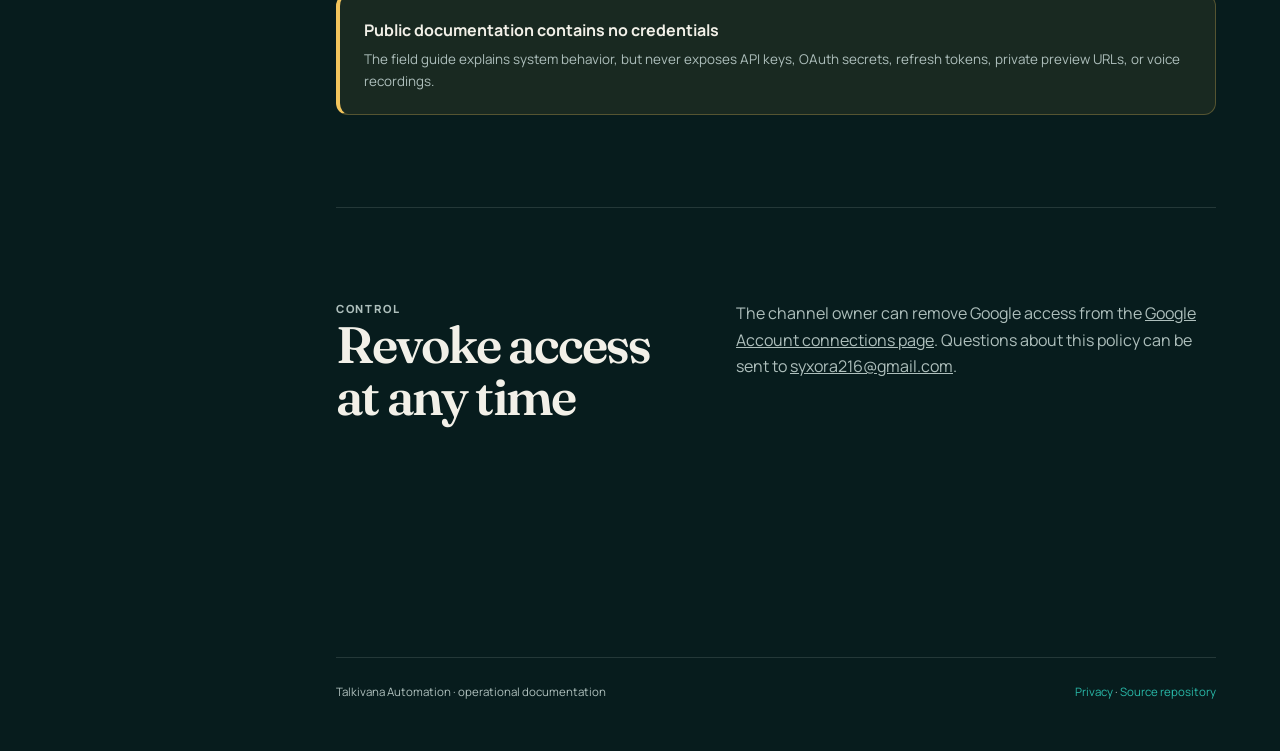
<file: docs/privacy.html>
<!doctype html><html lang="en" data-theme="dark"><head><meta charset="utf-8"><meta name="viewport" content="width=device-width,initial-scale=1"><meta name="description" content="Privacy policy for Talkivana Automation."><meta name="theme-color" content="#071c1d"><title>Privacy · Talkivana Automation</title><link rel="preconnect" href="https://fonts.googleapis.com"><link rel="preconnect" href="https://fonts.gstatic.com" crossorigin><link href="https://fonts.googleapis.com/css2?family=Fraunces:opsz,wght@9..144,500;9..144,650&family=Manrope:wght@400;500;600;700;800&display=swap" rel="stylesheet"><link rel="stylesheet" href="assets/styles.css"><script src="assets/app.js" defer></script></head>
<body data-page="privacy"><a class="skip-link" href="#main">Skip to content</a><div class="site-shell"><aside class="sidebar"><div data-site-nav></div></aside><main id="main" class="main-canvas"><header class="mobile-bar"><a class="mini-brand" href="index.html"><span class="brand-mark">T</span> Talkivana</a><button class="icon-button" data-menu-toggle aria-expanded="false">Menu</button></header>
<section class="page-hero reveal"><span class="chapter-tag">Legal · Effective 23 October 2026</span><h1>Privacy, in <em>plain language.</em></h1><p class="lede">Talkivana Automation is a privately operated production tool for the owner of the Talkivana YouTube channel. It is not offered as a public service to third parties.</p></section>
<div class="content-wrap">
  <section class="content-section reveal"><div class="content-intro"><div><p class="eyebrow">Google access</p><h2>What the application reads and changes</h2></div><p>After the channel owner grants permission, the application may access YouTube channel, playlist, and video information; upload and manage channel videos; and read YouTube Analytics reports used to assess content and publishing times.</p></div></section>
  <section class="content-section reveal"><div class="content-intro"><div><p class="eyebrow">Purpose</p><h2>How the data is used</h2></div><p>Google user data is used only to operate the Talkivana workflow, publish owner-approved videos, organize them into playlists, maintain the schedule and tracker, and assess their performance. It is not sold, used for advertising, or shared with data brokers.</p></div></section>
  <section class="content-section reveal"><div class="content-intro"><div><p class="eyebrow">Storage</p><h2>Where sensitive information lives</h2></div><p>OAuth credentials are stored as encrypted GitHub Actions secrets and are not committed to the public repository. Workflow logs and generated artifacts follow GitHub Actions retention settings. Access credentials remain until the channel owner replaces or revokes them.</p></div><div class="callout"><strong>Public documentation contains no credentials</strong><p>The field guide explains system behavior, but never exposes API keys, OAuth secrets, refresh tokens, private preview URLs, or voice recordings.</p></div></section>
  <section class="content-section reveal"><div class="content-intro"><div><p class="eyebrow">Control</p><h2>Revoke access at any time</h2></div><p>The channel owner can remove Google access from the <a href="https://myaccount.google.com/connections">Google Account connections page</a>. Questions about this policy can be sent to <a href="mailto:syxora216@gmail.com">syxora216@gmail.com</a>.</p></div></section>
</div><footer data-site-footer></footer></main></div></body></html>
</file>
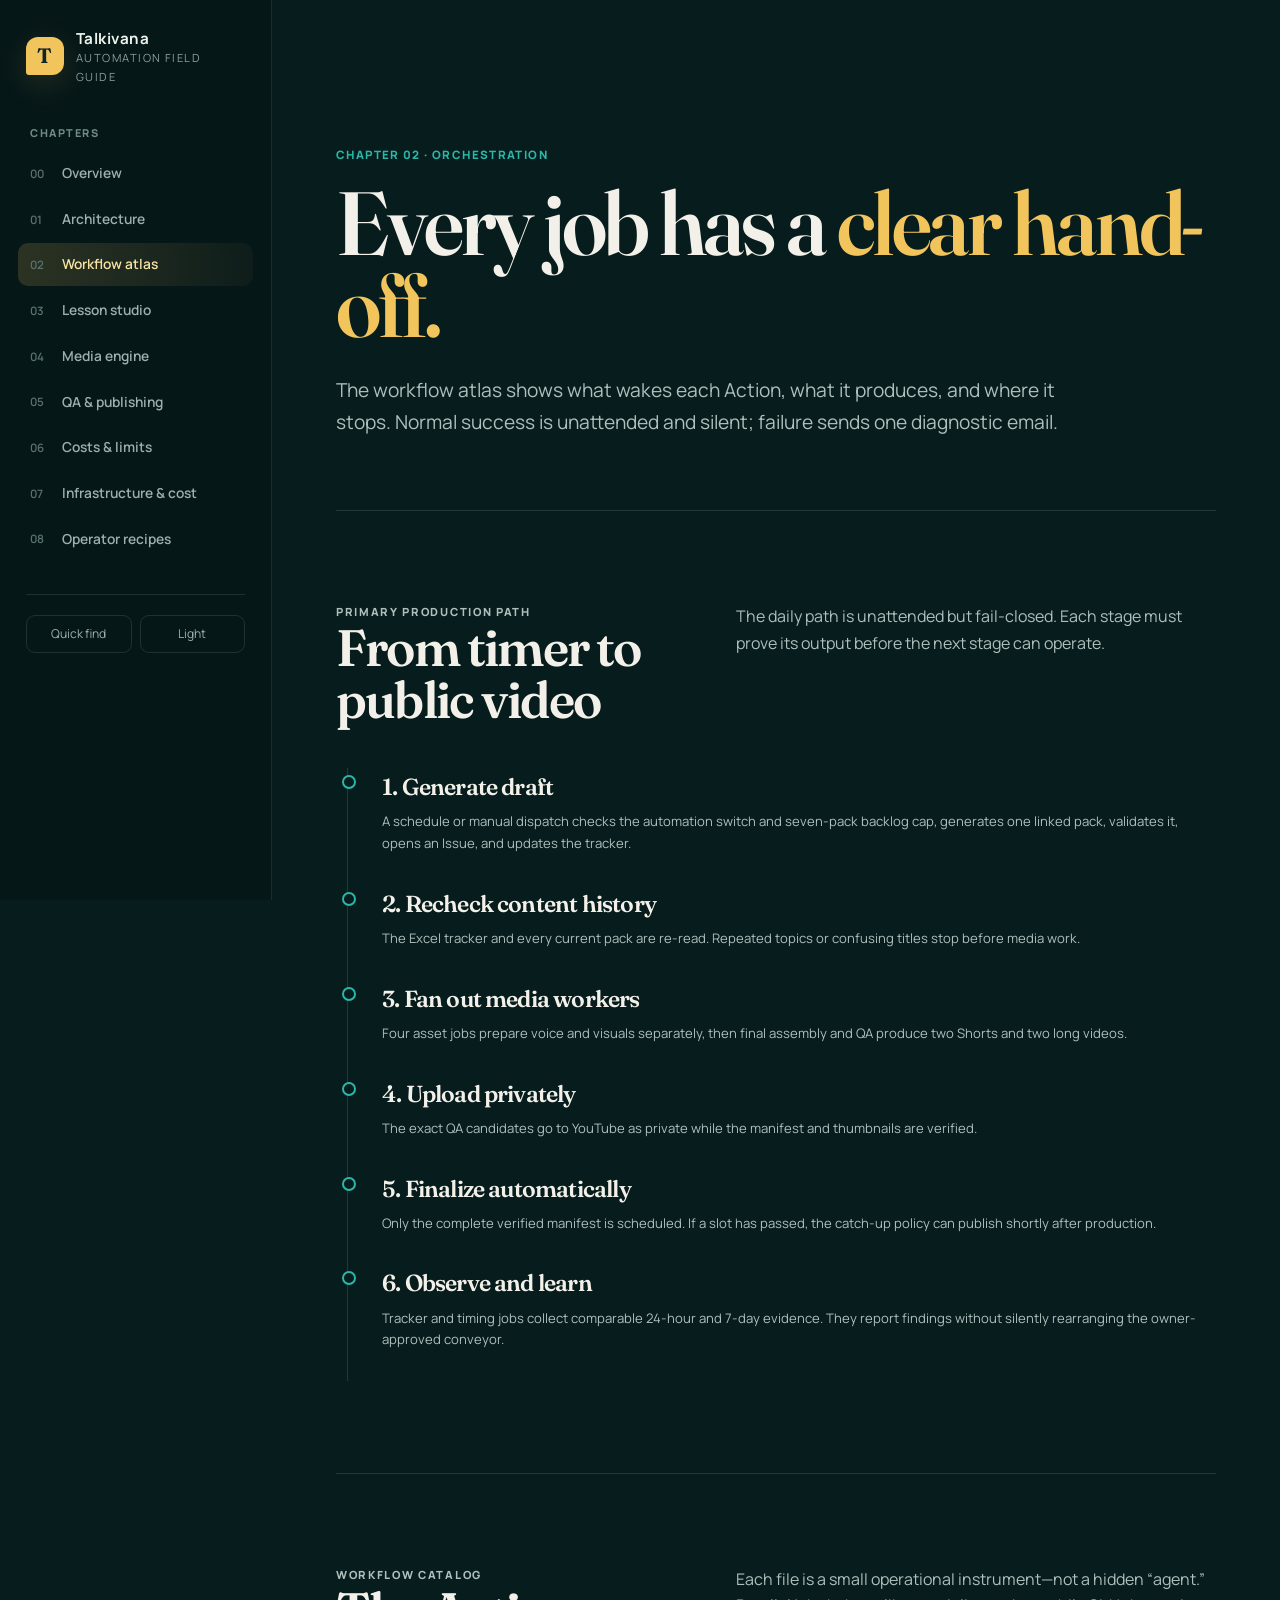
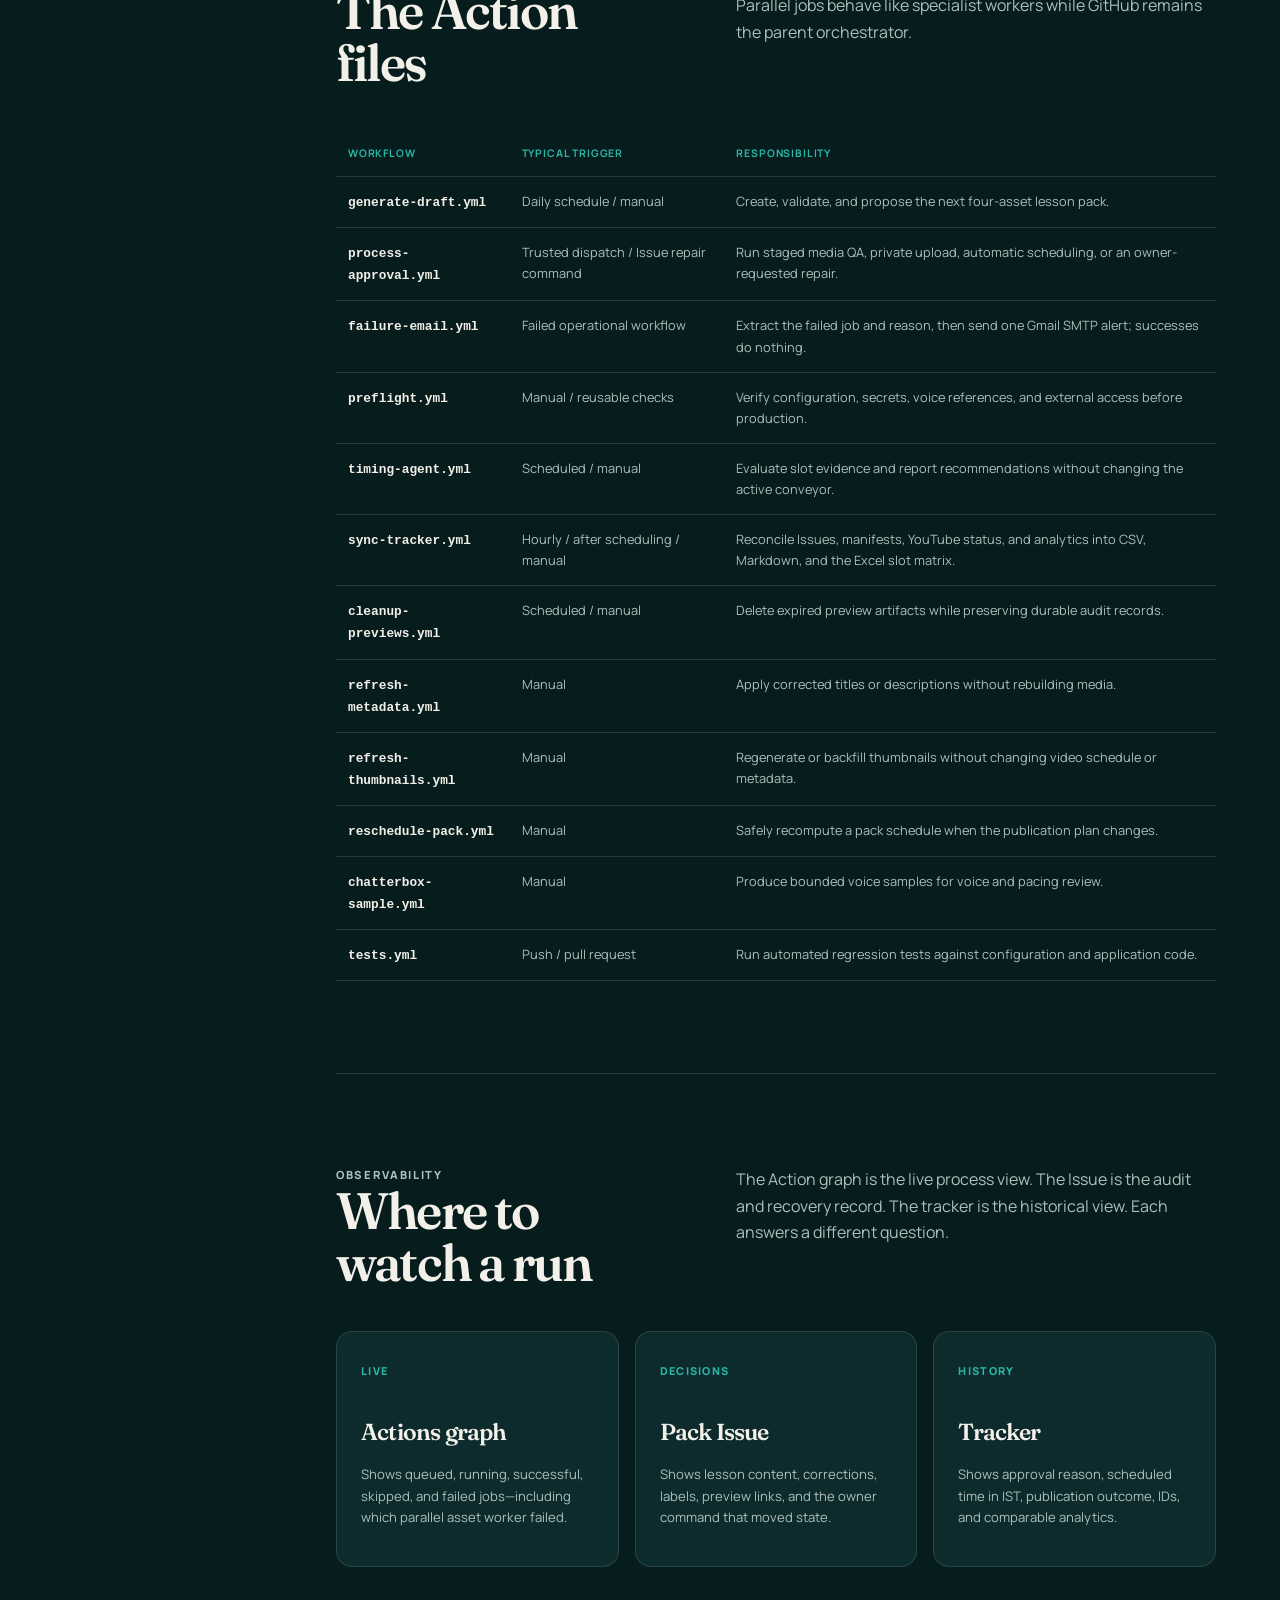
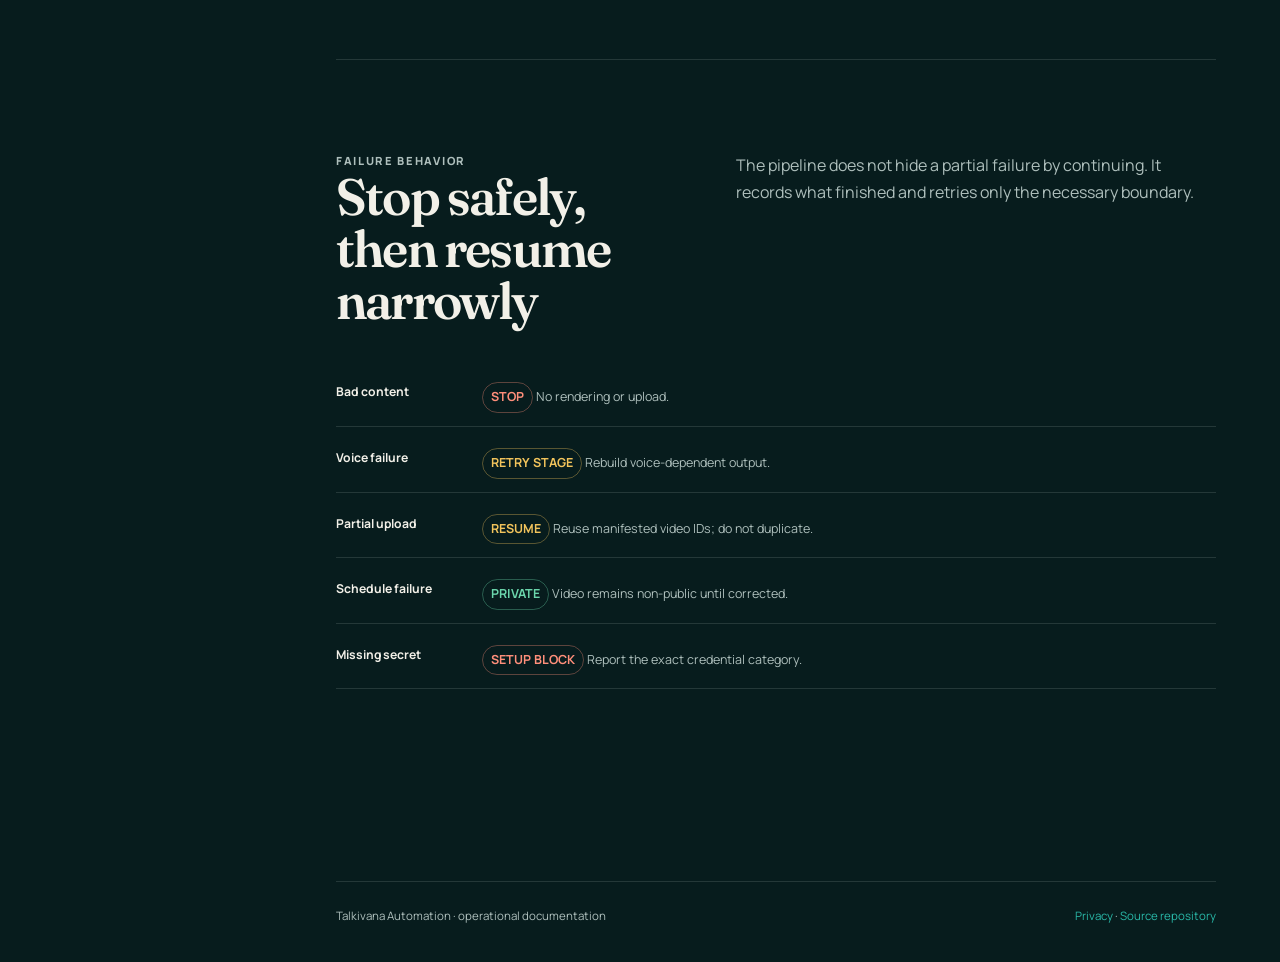
<file: docs/workflows.html>
<!doctype html><html lang="en" data-theme="dark"><head><meta charset="utf-8"><meta name="viewport" content="width=device-width,initial-scale=1"><meta name="description" content="GitHub Actions workflow atlas for Talkivana Automation."><meta name="theme-color" content="#071c1d"><title>Workflow Atlas · Talkivana Field Guide</title><link rel="preconnect" href="https://fonts.googleapis.com"><link rel="preconnect" href="https://fonts.gstatic.com" crossorigin><link href="https://fonts.googleapis.com/css2?family=Fraunces:opsz,wght@9..144,500;9..144,650&family=Manrope:wght@400;500;600;700;800&display=swap" rel="stylesheet"><link rel="stylesheet" href="assets/styles.css"><script src="assets/app.js" defer></script></head>
<body data-page="workflows"><a class="skip-link" href="#main">Skip to content</a><div class="site-shell"><aside class="sidebar"><div data-site-nav></div></aside><main id="main" class="main-canvas"><header class="mobile-bar"><a class="mini-brand" href="index.html"><span class="brand-mark">T</span> Talkivana</a><button class="icon-button" data-menu-toggle aria-expanded="false">Menu</button></header>
<section class="page-hero reveal"><span class="chapter-tag">Chapter 02 · Orchestration</span><h1>Every job has a <em>clear hand-off.</em></h1><p class="lede">The workflow atlas shows what wakes each Action, what it produces, and where it stops. Normal success is unattended and silent; failure sends one diagnostic email.</p></section>
<div class="content-wrap">
  <section class="content-section reveal"><div class="content-intro"><div><p class="eyebrow">Primary production path</p><h2>From timer to public video</h2></div><p>The daily path is unattended but fail-closed. Each stage must prove its output before the next stage can operate.</p></div>
    <div class="timeline">
      <article class="timeline-item"><h3>1. Generate draft</h3><p>A schedule or manual dispatch checks the automation switch and seven-pack backlog cap, generates one linked pack, validates it, opens an Issue, and updates the tracker.</p></article>
      <article class="timeline-item"><h3>2. Recheck content history</h3><p>The Excel tracker and every current pack are re-read. Repeated topics or confusing titles stop before media work.</p></article>
      <article class="timeline-item"><h3>3. Fan out media workers</h3><p>Four asset jobs prepare voice and visuals separately, then final assembly and QA produce two Shorts and two long videos.</p></article>
      <article class="timeline-item"><h3>4. Upload privately</h3><p>The exact QA candidates go to YouTube as private while the manifest and thumbnails are verified.</p></article>
      <article class="timeline-item"><h3>5. Finalize automatically</h3><p>Only the complete verified manifest is scheduled. If a slot has passed, the catch-up policy can publish shortly after production.</p></article>
      <article class="timeline-item"><h3>6. Observe and learn</h3><p>Tracker and timing jobs collect comparable 24-hour and 7-day evidence. They report findings without silently rearranging the owner-approved conveyor.</p></article>
    </div>
  </section>
  <section class="content-section reveal"><div class="content-intro"><div><p class="eyebrow">Workflow catalog</p><h2>The Action files</h2></div><p>Each file is a small operational instrument—not a hidden “agent.” Parallel jobs behave like specialist workers while GitHub remains the parent orchestrator.</p></div>
    <table class="data-table"><thead><tr><th>Workflow</th><th>Typical trigger</th><th>Responsibility</th></tr></thead><tbody>
      <tr><td><code>generate-draft.yml</code></td><td>Daily schedule / manual</td><td>Create, validate, and propose the next four-asset lesson pack.</td></tr>
      <tr><td><code>process-approval.yml</code></td><td>Trusted dispatch / Issue repair command</td><td>Run staged media QA, private upload, automatic scheduling, or an owner-requested repair.</td></tr>
      <tr><td><code>failure-email.yml</code></td><td>Failed operational workflow</td><td>Extract the failed job and reason, then send one Gmail SMTP alert; successes do nothing.</td></tr>
      <tr><td><code>preflight.yml</code></td><td>Manual / reusable checks</td><td>Verify configuration, secrets, voice references, and external access before production.</td></tr>
      <tr><td><code>timing-agent.yml</code></td><td>Scheduled / manual</td><td>Evaluate slot evidence and report recommendations without changing the active conveyor.</td></tr>
      <tr><td><code>sync-tracker.yml</code></td><td>Hourly / after scheduling / manual</td><td>Reconcile Issues, manifests, YouTube status, and analytics into CSV, Markdown, and the Excel slot matrix.</td></tr>
      <tr><td><code>cleanup-previews.yml</code></td><td>Scheduled / manual</td><td>Delete expired preview artifacts while preserving durable audit records.</td></tr>
      <tr><td><code>refresh-metadata.yml</code></td><td>Manual</td><td>Apply corrected titles or descriptions without rebuilding media.</td></tr>
      <tr><td><code>refresh-thumbnails.yml</code></td><td>Manual</td><td>Regenerate or backfill thumbnails without changing video schedule or metadata.</td></tr>
      <tr><td><code>reschedule-pack.yml</code></td><td>Manual</td><td>Safely recompute a pack schedule when the publication plan changes.</td></tr>
      <tr><td><code>chatterbox-sample.yml</code></td><td>Manual</td><td>Produce bounded voice samples for voice and pacing review.</td></tr>
      <tr><td><code>tests.yml</code></td><td>Push / pull request</td><td>Run automated regression tests against configuration and application code.</td></tr>
    </tbody></table>
  </section>
  <section class="content-section reveal"><div class="content-intro"><div><p class="eyebrow">Observability</p><h2>Where to watch a run</h2></div><p>The Action graph is the live process view. The Issue is the audit and recovery record. The tracker is the historical view. Each answers a different question.</p></div>
    <div class="card-grid"><article class="info-card"><span class="number">LIVE</span><h3>Actions graph</h3><p>Shows queued, running, successful, skipped, and failed jobs—including which parallel asset worker failed.</p></article><article class="info-card"><span class="number">DECISIONS</span><h3>Pack Issue</h3><p>Shows lesson content, corrections, labels, preview links, and the owner command that moved state.</p></article><article class="info-card"><span class="number">HISTORY</span><h3>Tracker</h3><p>Shows approval reason, scheduled time in IST, publication outcome, IDs, and comparable analytics.</p></article></div>
  </section>
  <section class="content-section reveal"><div class="content-intro"><div><p class="eyebrow">Failure behavior</p><h2>Stop safely, then resume narrowly</h2></div><p>The pipeline does not hide a partial failure by continuing. It records what finished and retries only the necessary boundary.</p></div>
    <div class="status-list"><div class="status-row"><strong>Bad content</strong><span><span class="pill stop">STOP</span> No rendering or upload.</span></div><div class="status-row"><strong>Voice failure</strong><span><span class="pill warn">RETRY STAGE</span> Rebuild voice-dependent output.</span></div><div class="status-row"><strong>Partial upload</strong><span><span class="pill warn">RESUME</span> Reuse manifested video IDs; do not duplicate.</span></div><div class="status-row"><strong>Schedule failure</strong><span><span class="pill good">PRIVATE</span> Video remains non-public until corrected.</span></div><div class="status-row"><strong>Missing secret</strong><span><span class="pill stop">SETUP BLOCK</span> Report the exact credential category.</span></div></div>
  </section>
</div><footer data-site-footer></footer></main></div></body></html>
</file>
<file: docs/assets/styles.css>
:root {
  --ink:#102528;--ink-soft:#496164;--paper:#f4f0e7;--paper-deep:#e9e2d4;--panel:#fffdf7;
  --line:rgba(16,37,40,.14);--teal:#0d786f;--teal-bright:#29b8a8;--night:#071c1d;
  --gold:#f2c45c;--coral:#ed735f;--blue:#4d78ae;--berry:#944766;--moss:#557557;
  --shadow:0 24px 60px rgba(13,35,36,.12);--serif:"Fraunces","Iowan Old Style",Georgia,serif;
  --sans:"Manrope","Avenir Next",sans-serif;
}
html[data-theme="dark"]{color-scheme:dark;--ink:#f2f0e8;--ink-soft:#aebfbc;--paper:#071c1d;--paper-deep:#0a2526;--panel:#0d2b2c;--line:rgba(232,241,235,.13);--shadow:0 24px 70px rgba(0,0,0,.28)}
*{box-sizing:border-box}html{scroll-behavior:smooth}body{margin:0;min-width:320px;color:var(--ink);background:var(--paper);font-family:var(--sans);font-size:16px;line-height:1.65;text-rendering:optimizeLegibility}
body::before{content:"";position:fixed;inset:0;z-index:-1;opacity:.45;background-image:linear-gradient(rgba(255,255,255,.018) 1px,transparent 1px),linear-gradient(90deg,rgba(255,255,255,.018) 1px,transparent 1px);background-size:36px 36px;mask-image:linear-gradient(to bottom,#000,transparent 70%)}
a{color:inherit}button,input{font:inherit}button{color:inherit}.skip-link{position:fixed;top:-60px;left:16px;z-index:100;padding:10px 16px;color:#071c1d;background:var(--gold);border-radius:8px}.skip-link:focus{top:16px}.site-shell{min-height:100vh}
.sidebar{position:fixed;inset:0 auto 0 0;z-index:20;width:272px;padding:26px 18px;color:#eef3ed;background:#061718;border-right:1px solid rgba(255,255,255,.09);overflow-y:auto}
.site-brand{display:flex;align-items:center;gap:12px;margin:0 8px 38px;text-decoration:none}.brand-mark{display:inline-grid;place-items:center;width:38px;height:38px;color:#102528;background:var(--gold);border-radius:12px 12px 12px 3px;font-family:var(--serif);font-weight:650;font-size:1.3rem;box-shadow:0 8px 30px rgba(242,196,92,.14)}
.site-brand strong{display:block;font-size:.95rem;letter-spacing:.03em}.site-brand small{display:block;margin-top:-2px;color:#88a09d;font-size:.7rem;text-transform:uppercase;letter-spacing:.13em}.nav-label{margin:0 12px 10px;color:#6f8a87;font-size:.68rem;font-weight:800;letter-spacing:.14em;text-transform:uppercase}.site-nav{display:grid;gap:3px}.site-nav a{display:flex;align-items:center;gap:10px;padding:10px 12px;color:#9db0ad;text-decoration:none;border-radius:10px;font-size:.86rem;font-weight:600;transition:.2s ease}.site-nav a span{width:22px;color:#59716f;font-size:.72rem}.site-nav a:hover{color:#fff;background:rgba(255,255,255,.055);transform:translateX(2px)}.site-nav a[aria-current="page"]{color:#f7e4a2;background:linear-gradient(90deg,rgba(242,196,92,.16),rgba(242,196,92,.035))}
.sidebar-tools{display:flex;gap:8px;margin:34px 8px 0;padding-top:20px;border-top:1px solid rgba(255,255,255,.1)}.sidebar-tools button{flex:1;padding:8px;color:#9db0ad;background:transparent;border:1px solid rgba(255,255,255,.11);border-radius:9px;cursor:pointer;font-size:.76rem}.main-canvas{margin-left:272px;padding:30px clamp(24px,5vw,76px) 42px;overflow:hidden}.mobile-bar{display:none}
.hero{position:relative;width:min(1260px,100%);margin:0 auto;min-height:600px;display:grid;grid-template-columns:minmax(0,1.15fr) minmax(340px,.85fr);align-items:center;gap:64px}.hero::before{content:"";position:absolute;width:560px;height:560px;right:-250px;top:-230px;border:1px solid var(--line);border-radius:50%;box-shadow:0 0 0 72px rgba(41,184,168,.025),0 0 0 144px rgba(41,184,168,.02)}
.kicker,.eyebrow{margin:0 0 14px;color:var(--teal-bright);font-size:.7rem;font-weight:800;letter-spacing:.15em;text-transform:uppercase}.status-dot{display:inline-block;width:7px;height:7px;margin-right:8px;background:#5bd3a4;border-radius:50%;box-shadow:0 0 0 5px rgba(91,211,164,.11)}h1,h2,h3{font-family:var(--serif);font-weight:600;letter-spacing:-.035em}h1{max-width:880px;margin:0;font-size:clamp(3.3rem,6.7vw,7.7rem);line-height:.92}h1 em{color:var(--gold);font-style:normal}h2{margin:0;font-size:clamp(2rem,4vw,4.3rem);line-height:1.02}h3{font-size:1.45rem}.lede{max-width:680px;margin:28px 0 0;color:var(--ink-soft);font-size:clamp(1rem,1.5vw,1.22rem)}
.hero-actions{display:flex;flex-wrap:wrap;gap:12px;margin-top:32px}.button{display:inline-flex;align-items:center;justify-content:center;gap:10px;min-height:48px;padding:11px 18px;border:1px solid var(--line);border-radius:12px;font-size:.84rem;font-weight:800;text-decoration:none;cursor:pointer}.button-primary{color:#082021;background:var(--gold);border-color:var(--gold);box-shadow:0 12px 35px rgba(242,196,92,.16)}.button-primary:hover{transform:translateY(-2px);box-shadow:0 16px 38px rgba(242,196,92,.24)}.button-quiet{background:transparent}kbd{padding:2px 5px;border:1px solid var(--line);border-bottom-width:2px;border-radius:5px;font-size:.68rem}
.hero-orbit{position:relative;aspect-ratio:1;max-width:460px;width:100%;justify-self:end}.orbit-ring{position:absolute;inset:12%;border:1px solid rgba(41,184,168,.28);border-radius:50%}.orbit-ring::before{content:"";position:absolute;width:8px;height:8px;top:12%;right:12%;background:var(--coral);border-radius:50%;box-shadow:0 0 18px var(--coral)}.orbit-two{inset:25%;border-color:rgba(242,196,92,.25)}.orbit-two::before{top:auto;right:auto;bottom:2%;left:24%;background:var(--gold)}.orbit-core{position:absolute;inset:36%;display:grid;place-content:center;text-align:center;background:var(--panel);border:1px solid var(--line);border-radius:50%;box-shadow:var(--shadow)}.orbit-core strong{font-family:var(--serif);font-size:clamp(2rem,4vw,3.5rem);line-height:1}.orbit-core span{color:var(--ink-soft);font-size:.68rem;text-transform:uppercase;letter-spacing:.08em}.orbit-chip{position:absolute;padding:7px 12px;color:#e8f4ef;background:#0d4a48;border:1px solid rgba(255,255,255,.12);border-radius:999px;font-size:.7rem;font-weight:800}.chip-one{left:4%;top:29%}.chip-two{right:3%;top:22%}.chip-three{left:10%;bottom:18%}.chip-four{right:5%;bottom:27%}
.metric-ribbon{width:min(1260px,100%);margin:0 auto 100px;display:grid;grid-template-columns:repeat(4,1fr);border-top:1px solid var(--line);border-bottom:1px solid var(--line)}.metric-ribbon article{display:flex;align-items:baseline;gap:11px;padding:18px 22px;border-right:1px solid var(--line)}.metric-ribbon article:last-child{border-right:0}.metric-ribbon strong{color:var(--gold);font-family:var(--serif);font-size:2rem}.metric-ribbon span{color:var(--ink-soft);font-size:.74rem}.section-block{width:min(1260px,100%);margin:0 auto 128px}.section-heading{display:grid;grid-template-columns:1fr minmax(280px,420px);align-items:end;gap:36px;margin-bottom:48px}.section-heading>p{margin:0;color:var(--ink-soft)}.section-heading.compact{grid-template-columns:1fr}
.system-line{display:grid;grid-template-columns:repeat(7,1fr)}.system-node{position:relative;min-height:150px;padding:18px 16px;border:1px solid var(--line);border-right:0;text-decoration:none;transition:.2s ease}.system-node:first-child{border-radius:16px 0 0 16px}.system-node:last-child{border-right:1px solid var(--line);border-radius:0 16px 16px 0}.system-node:hover{z-index:2;color:#071c1d;background:var(--gold);transform:translateY(-7px);box-shadow:var(--shadow)}.system-node span{color:var(--teal-bright);font:700 .66rem var(--sans)}.system-node:hover span,.system-node:hover small{color:#173738}.system-node strong{display:block;margin-top:30px;font-family:var(--serif);font-size:1.05rem}.system-node small{display:block;margin-top:6px;color:var(--ink-soft);font-size:.64rem;line-height:1.35}
.chapter-grid{display:grid;grid-template-columns:repeat(12,1fr);gap:16px}.chapter-card{position:relative;grid-column:span 4;min-height:270px;padding:24px;overflow:hidden;color:#f3f1e9;background:#143638;border:1px solid rgba(255,255,255,.09);border-radius:18px;text-decoration:none;transition:.24s ease}.chapter-card:nth-child(1),.chapter-card:nth-child(5){grid-column:span 5}.chapter-card:nth-child(2),.chapter-card:nth-child(6){grid-column:span 7}.chapter-card::after{content:"";position:absolute;width:190px;height:190px;right:-80px;bottom:-105px;border:42px solid var(--card-accent,#29b8a8);border-radius:50%;opacity:.17}.chapter-card:hover{transform:translateY(-6px);box-shadow:var(--shadow);border-color:var(--card-accent)}.chapter-number{color:rgba(255,255,255,.45);font-size:.68rem;font-weight:800;letter-spacing:.12em}.chapter-icon{float:right;color:var(--card-accent);font:600 1.3rem var(--serif)}.chapter-card h3{margin:62px 0 8px;font-size:1.8rem}.chapter-card p{max-width:42ch;margin:0 0 20px;color:#b7c8c5;font-size:.84rem}.card-link{color:var(--card-accent);font-size:.75rem;font-weight:800}.tone-teal{--card-accent:#49c4b5}.tone-coral{--card-accent:#ff886f;background:#3c2730}.tone-gold{--card-accent:#f2c45c;background:#313629}.tone-blue{--card-accent:#79a7dc;background:#203342}.tone-berry{--card-accent:#e58db0;background:#3d2837}.tone-slate{--card-accent:#b4c4cf;background:#27343b}.tone-moss{--card-accent:#9ebc7b;background:#29372d}
.two-column{display:grid;grid-template-columns:1.15fr .85fr;gap:42px;align-items:stretch}.feature-panel,.command-card{border:1px solid var(--line);border-radius:20px}.feature-panel{padding:clamp(28px,4vw,54px);background:var(--panel)}.feature-panel>p:not(.eyebrow){color:var(--ink-soft)}.rule-stack{margin-top:38px}.rule-stack>div{display:grid;grid-template-columns:38px 1fr;gap:14px;padding:16px 0;border-top:1px solid var(--line)}.rule-stack span{color:var(--teal-bright);font-size:.7rem;font-weight:800}.rule-stack p{margin:0;color:var(--ink-soft);font-size:.84rem}.rule-stack strong{color:var(--ink)}
.command-card{align-self:center;overflow:hidden;color:#dceae6;background:#061718;box-shadow:var(--shadow)}.terminal-top{display:flex;gap:6px;align-items:center;padding:13px 16px;background:#0e292a;border-bottom:1px solid rgba(255,255,255,.08)}.terminal-top span{width:8px;height:8px;border-radius:50%;background:#536b68}.terminal-top span:first-child{background:var(--coral)}.terminal-top span:nth-child(2){background:var(--gold)}.terminal-top span:nth-child(3){background:#5bd3a4}.terminal-top small{margin-left:auto;color:#6e8985;font-size:.64rem}.terminal-body{padding:24px}.comment{margin:0 0 13px;color:#69837f;font:.75rem/1.5 ui-monospace,monospace}.copy-line{width:100%;display:flex;justify-content:space-between;padding:11px 0;color:#dceae6;background:transparent;border:0;border-bottom:1px solid rgba(255,255,255,.08);cursor:pointer;text-align:left}.copy-line code{color:#f4df8f;font-size:.77rem}.copy-line span{color:#67817d;font-size:.65rem}.copy-line:hover span{color:var(--teal-bright)}.terminal-note{margin:18px 0 0;color:#69837f;font-size:.66rem}
.page-footer{width:min(1260px,100%);margin:100px auto 0;padding:24px 0 8px;display:flex;justify-content:space-between;gap:22px;color:var(--ink-soft);border-top:1px solid var(--line);font-size:.72rem}.page-footer a{color:var(--teal-bright);text-decoration:none}.command-dialog[hidden]{display:none}.command-dialog{position:fixed;inset:0;z-index:80;display:grid;place-items:start center;padding-top:min(18vh,170px)}.command-backdrop{position:absolute;inset:0;background:rgba(0,12,13,.72);backdrop-filter:blur(8px)}.command-panel{position:relative;width:min(640px,calc(100% - 32px));overflow:hidden;color:#eaf1ed;background:#0b2526;border:1px solid rgba(255,255,255,.14);border-radius:16px;box-shadow:0 34px 90px rgba(0,0,0,.48)}.command-input-row{display:grid;grid-template-columns:auto 1fr auto;gap:12px;align-items:center;padding:16px;border-bottom:1px solid rgba(255,255,255,.1)}.command-input-row input{width:100%;color:#fff;background:transparent;border:0;outline:0}.command-input-row kbd{color:#78908d}.command-results{max-height:390px;padding:8px;overflow-y:auto}.command-result{display:grid;grid-template-columns:34px 1fr;padding:11px;border-radius:9px;text-decoration:none}.command-result:hover,.command-result:focus{background:rgba(255,255,255,.07)}.command-result>span:first-child{color:var(--gold)}.command-result strong{display:block;font-size:.84rem}.command-result small{color:#829995;font-size:.67rem}.reveal{opacity:0;transform:translateY(20px);transition:opacity .6s ease,transform .6s ease}.reveal.is-visible{opacity:1;transform:none}
/* Shared inner-page components */
.page-hero{width:min(1120px,100%);margin:0 auto;padding:110px 0 72px;border-bottom:1px solid var(--line)}.page-hero .chapter-tag{display:inline-flex;gap:10px;align-items:center;margin-bottom:18px;color:var(--teal-bright);font-size:.72rem;font-weight:800;letter-spacing:.12em;text-transform:uppercase}.page-hero h1{max-width:900px;font-size:clamp(3.2rem,7vw,7.2rem)}.page-hero .lede{max-width:760px}.content-wrap{width:min(1120px,100%);margin:0 auto}.content-section{padding:92px 0;border-bottom:1px solid var(--line)}.content-section:last-child{border-bottom:0}.content-intro{display:grid;grid-template-columns:minmax(0,.7fr) minmax(320px,1fr);gap:64px;margin-bottom:42px}.content-intro p{margin:0;color:var(--ink-soft)}.card-grid{display:grid;grid-template-columns:repeat(3,1fr);gap:16px}.info-card{padding:24px;background:var(--panel);border:1px solid var(--line);border-radius:16px}.info-card .number{color:var(--teal-bright);font-size:.68rem;font-weight:800;letter-spacing:.12em}.info-card h3{margin:30px 0 8px}.info-card p,.info-card li{color:var(--ink-soft);font-size:.82rem}.info-card ul{padding-left:18px}.flow-map{display:grid;grid-template-columns:repeat(5,1fr);gap:10px}.flow-step{position:relative;padding:20px 16px;min-height:140px;background:var(--panel);border:1px solid var(--line);border-radius:14px}.flow-step:not(:last-child)::after{content:"→";position:absolute;right:-10px;top:50%;z-index:2;color:var(--gold);transform:translate(50%,-50%)}.flow-step small{color:var(--teal-bright);font-size:.65rem;font-weight:800}.flow-step strong{display:block;margin:24px 0 6px;font-family:var(--serif)}.flow-step span{color:var(--ink-soft);font-size:.72rem}.data-table{width:100%;border-collapse:collapse;font-size:.8rem}.data-table th,.data-table td{padding:14px 12px;text-align:left;border-bottom:1px solid var(--line);vertical-align:top}.data-table th{color:var(--teal-bright);font-size:.65rem;letter-spacing:.08em;text-transform:uppercase}.data-table td{color:var(--ink-soft)}.data-table td:first-child{color:var(--ink);font-weight:700}.callout{padding:22px 24px;background:rgba(242,196,92,.08);border:1px solid rgba(242,196,92,.28);border-left:4px solid var(--gold);border-radius:12px}.callout strong{display:block;margin-bottom:4px}.callout p{margin:0;color:var(--ink-soft);font-size:.84rem}.pill{display:inline-flex;padding:4px 8px;border:1px solid var(--line);border-radius:999px;font-size:.65rem;font-weight:700}.pill.good{color:#6bd6ac;border-color:rgba(107,214,172,.35)}.pill.warn{color:var(--gold);border-color:rgba(242,196,92,.35)}.pill.stop{color:#ff8f7b;border-color:rgba(255,143,123,.35)}.recipe-list{display:grid;gap:12px}.recipe{background:var(--panel);border:1px solid var(--line);border-radius:14px;overflow:hidden}.recipe summary{display:flex;justify-content:space-between;gap:20px;padding:20px 22px;cursor:pointer;font-weight:800}.recipe summary::marker{display:none}.recipe summary span{color:var(--teal-bright)}.recipe-body{padding:0 22px 22px;color:var(--ink-soft);font-size:.84rem}.recipe-body ol,.recipe-body ul{padding-left:20px}.code-strip{padding:12px 16px;color:#f3dfa0;background:#061718;border:1px solid rgba(255,255,255,.08);border-radius:9px;font: .76rem/1.6 ui-monospace,monospace;overflow-x:auto}.split-panel{display:grid;grid-template-columns:1fr 1fr;gap:16px}.status-list{display:grid;gap:8px}.status-row{display:grid;grid-template-columns:130px 1fr;gap:16px;padding:13px 0;border-bottom:1px solid var(--line)}.status-row strong{font-size:.76rem}.status-row span{color:var(--ink-soft);font-size:.78rem}.timeline{position:relative;margin-left:11px;padding-left:34px;border-left:1px solid var(--line)}.timeline-item{position:relative;padding:0 0 30px}.timeline-item::before{content:"";position:absolute;left:-40px;top:7px;width:10px;height:10px;background:var(--paper);border:2px solid var(--teal-bright);border-radius:50%}.timeline-item h3{margin:0 0 5px}.timeline-item p{margin:0;color:var(--ink-soft);font-size:.82rem}
.cost-ledger{display:grid;grid-template-columns:repeat(4,1fr);overflow:hidden;border:1px solid var(--line);border-radius:18px;background:linear-gradient(135deg,rgba(41,184,168,.08),rgba(242,196,92,.04))}.cost-ledger article{min-height:180px;padding:24px;border-right:1px solid var(--line)}.cost-ledger article:last-child{border-right:0}.cost-ledger span{display:block;color:var(--teal-bright);font-size:.64rem;font-weight:800;letter-spacing:.1em}.cost-ledger strong{display:block;margin:26px 0 8px;color:var(--gold);font:650 clamp(2.5rem,5vw,4.8rem)/.85 var(--serif)}.cost-ledger small{display:block;color:var(--ink-soft);font-size:.7rem;line-height:1.45}.infrastructure-map{display:grid;grid-template-columns:repeat(10,1fr);gap:12px}.infra-node{position:relative;grid-column:span 2;min-height:310px;padding:24px;background:var(--panel);border:1px solid var(--line);border-radius:16px;overflow:hidden}.infra-node::after{content:"";position:absolute;inset:auto -45px -70px auto;width:140px;height:140px;border:28px solid rgba(41,184,168,.12);border-radius:50%}.infra-node:nth-child(even)::after{border-color:rgba(242,196,92,.12)}.infra-node>span{color:var(--teal-bright);font-size:.64rem;font-weight:800;letter-spacing:.1em}.infra-node h3{margin:54px 0 10px}.infra-node p{color:var(--ink-soft);font-size:.8rem}.infra-node small{position:absolute;left:24px;right:24px;bottom:22px;color:var(--gold);font-size:.67rem;line-height:1.45}.infra-node code{font-size:.65rem}
@media(prefers-reduced-motion:reduce){*,*::before,*::after{scroll-behavior:auto!important;transition:none!important;animation:none!important}.reveal{opacity:1;transform:none}}
@media(max-width:1100px){.sidebar{width:230px}.main-canvas{margin-left:230px;padding-inline:30px}.hero{grid-template-columns:1fr;padding-top:80px}.hero-orbit{display:none}.system-line{grid-template-columns:repeat(4,1fr);gap:10px}.system-node,.system-node:first-child,.system-node:last-child{border:1px solid var(--line);border-radius:12px}.chapter-card,.chapter-card:nth-child(n){grid-column:span 6}.two-column{grid-template-columns:1fr}.flow-map{grid-template-columns:repeat(3,1fr)}.cost-ledger{grid-template-columns:1fr 1fr}.cost-ledger article:nth-child(2){border-right:0}.cost-ledger article:nth-child(-n+2){border-bottom:1px solid var(--line)}.infra-node{grid-column:span 5}}
@media(max-width:760px){.sidebar{transform:translateX(-100%);width:min(300px,88vw);transition:transform .25s ease;box-shadow:30px 0 80px rgba(0,0,0,.4)}.sidebar.is-open{transform:none}.main-canvas{margin-left:0;padding:0 18px 32px}.mobile-bar{position:sticky;top:0;z-index:15;display:flex;justify-content:space-between;align-items:center;margin-inline:-18px;padding:12px 18px;background:rgba(7,28,29,.9);border-bottom:1px solid rgba(255,255,255,.09);backdrop-filter:blur(12px)}.mini-brand{display:flex;align-items:center;gap:9px;color:#fff;font-weight:800;text-decoration:none}.mini-brand .brand-mark{width:28px;height:28px;border-radius:8px 8px 8px 2px;font-size:.92rem}.icon-button{padding:7px 10px;color:#dbe9e5;background:transparent;border:1px solid rgba(255,255,255,.15);border-radius:8px}.hero{min-height:auto;padding:100px 0 80px}.hero::before{display:none}.metric-ribbon{grid-template-columns:1fr 1fr;margin-bottom:80px}.metric-ribbon article:nth-child(2){border-right:0}.metric-ribbon article:nth-child(-n+2){border-bottom:1px solid var(--line)}.section-block{margin-bottom:88px}.section-heading,.content-intro{grid-template-columns:1fr;gap:18px;margin-bottom:30px}.system-line{grid-template-columns:1fr 1fr}.chapter-card,.chapter-card:nth-child(n){grid-column:1/-1;min-height:235px}.page-footer{flex-direction:column}.page-hero{padding:76px 0 55px}.content-section{padding:65px 0}.card-grid,.flow-map,.split-panel{grid-template-columns:1fr}.flow-step:not(:last-child)::after{content:"↓";right:50%;top:auto;bottom:-10px;transform:translate(50%,50%)}.data-table{display:block;overflow-x:auto}.status-row{grid-template-columns:1fr;gap:3px}.cost-ledger{grid-template-columns:1fr}.cost-ledger article,.cost-ledger article:nth-child(n){border-right:0;border-bottom:1px solid var(--line)}.cost-ledger article:last-child{border-bottom:0}.infrastructure-map{grid-template-columns:1fr}.infra-node{grid-column:1/-1;min-height:270px}}
@media(max-width:460px){h1{font-size:3.25rem}.metric-ribbon{grid-template-columns:1fr}.metric-ribbon article{border-right:0;border-bottom:1px solid var(--line)}.system-line{grid-template-columns:1fr}.hero-actions{align-items:stretch;flex-direction:column}}
</file>
